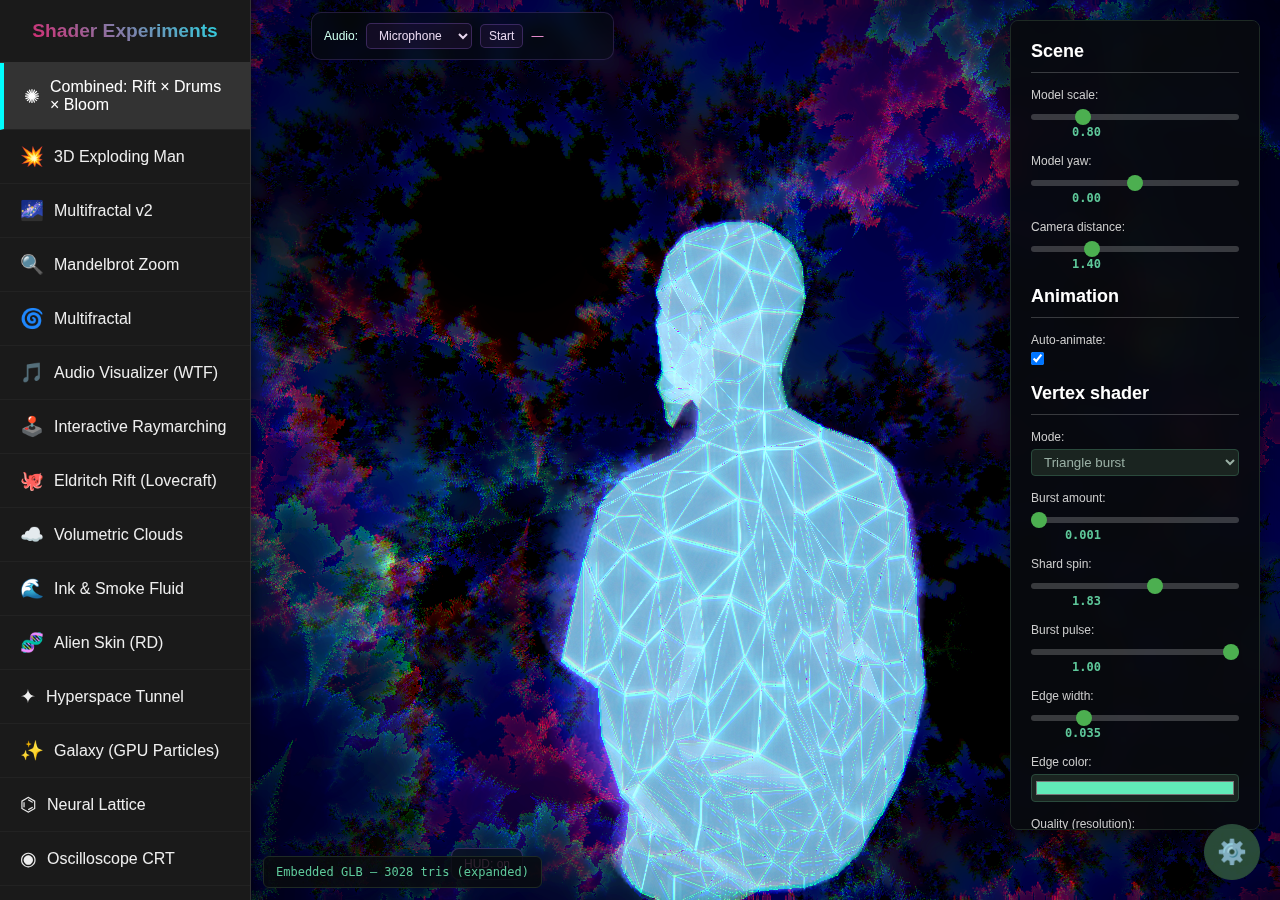
<file: index.html>
<!DOCTYPE html>
<html lang="en">

<head>
    <meta charset="UTF-8">
    <meta name="viewport" content="width=device-width, initial-scale=1.0">
    <title>ShaderToy Experiments Hub</title>
    <style>
        body {
            margin: 0;
            padding: 0;
            background-color: #111;
            color: #eee;
            font-family: 'Segoe UI', Tahoma, Geneva, Verdana, sans-serif;
            display: flex;
            height: 100vh;
            overflow: hidden;
        }

        #sidebar {
            width: 250px;
            background-color: #1a1a1a;
            border-right: 1px solid #333;
            display: flex;
            flex-direction: column;
            box-shadow: 2px 0 10px rgba(0, 0, 0, 0.5);
            z-index: 10;
        }

        #sidebar h2 {
            padding: 20px;
            margin: 0;
            font-size: 1.2rem;
            background: linear-gradient(45deg, #ff0055, #00ffff);
            -webkit-background-clip: text;
            -webkit-text-fill-color: transparent;
            border-bottom: 1px solid #333;
            text-align: center;
        }

        #experiment-list {
            list-style: none;
            padding: 0;
            margin: 0;
            overflow-y: auto;
            flex-grow: 1;
        }

        .experiment-item {
            padding: 15px 20px;
            cursor: pointer;
            border-bottom: 1px solid #222;
            transition: all 0.2s ease;
            display: flex;
            align-items: center;
            gap: 10px;
        }

        .experiment-item:hover {
            background-color: #2a2a2a;
            padding-left: 25px;
        }

        .experiment-item.active {
            background-color: #333;
            border-left: 4px solid #00ffff;
            color: #fff;
        }

        .experiment-icon {
            font-size: 1.2em;
        }

        #content-area {
            flex-grow: 1;
            position: relative;
            background-color: #000;
        }

        iframe {
            width: 100%;
            height: 100%;
            border: none;
            display: block;
        }

        /* Mobile Responsive */
        @media (max-width: 768px) {
            body {
                flex-direction: column;
            }

            #sidebar {
                width: 100%;
                height: 60px;
                flex-direction: row;
                align-items: center;
                overflow-x: auto;
                border-right: none;
                border-bottom: 1px solid #333;
            }

            #sidebar h2 {
                display: none;
                /* Hide title on mobile to save space */
            }

            #experiment-list {
                display: flex;
                flex-direction: row;
            }

            .experiment-item {
                white-space: nowrap;
                border-bottom: none;
                border-right: 1px solid #222;
                padding: 0 15px;
            }

            .experiment-item:hover {
                padding-left: 15px;
                /* Reset hover effect */
                background-color: #2a2a2a;
            }

            .experiment-item.active {
                border-left: none;
                border-bottom: 4px solid #00ffff;
            }
        }
    </style>
</head>

<body>

    <div id="sidebar">
        <h2>Shader Experiments</h2>
        <ul id="experiment-list">
            <!-- List items will be generated by JS -->
        </ul>
    </div>

    <div id="content-area">
        <iframe id="viewer" src="" title="Experiment Viewer"></iframe>
    </div>

    <script>
        const experiments = [
            { name: "Combined: Rift × Drums × Bloom", file: "combined.html", icon: "✺" },
            { name: "3D Exploding Man", file: "3d-exploding-man.html", icon: "💥" },
            { name: "Multifractal v2", file: "multifractal2.html", icon: "🌌" },
            { name: "Mandelbrot Zoom", file: "mandelbrot.html", icon: "🔍" },
            { name: "Multifractal", file: "multifractal.html", icon: "🌀" },
            { name: "Audio Visualizer (WTF)", file: "wtf.html", icon: "🎵" },
            { name: "Interactive Raymarching", file: "raymarching.html", icon: "🕹️" },
            { name: "Eldritch Rift (Lovecraft)", file: "lovecraft.html", icon: "🐙" },
            { name: "Volumetric Clouds", file: "clouds.html", icon: "☁️" },
            { name: "Ink & Smoke Fluid", file: "fluid.html", icon: "🌊" },
            { name: "Alien Skin (RD)", file: "reaction.html", icon: "🧬" },
            { name: "Hyperspace Tunnel", file: "hyperspace.html", icon: "✦" },
            { name: "Galaxy (GPU Particles)", file: "galaxy.html", icon: "✨" },
            { name: "Neural Lattice", file: "neuralnet.html", icon: "⌬" },
            { name: "Oscilloscope CRT", file: "oscilloscope.html", icon: "◉" },
            { name: "Sonic Bloom (Mic)", file: "oscilloscope2.html", icon: "♪" }
        ];

        const listContainer = document.getElementById('experiment-list');
        const viewer = document.getElementById('viewer');

        // Load experiment function
        function loadExperiment(file, element) {
            viewer.src = file;

            // Update active state
            document.querySelectorAll('.experiment-item').forEach(item => {
                item.classList.remove('active');
            });
            if (element) {
                element.classList.add('active');
            }
        }

        // Generate list
        experiments.forEach((exp, index) => {
            const li = document.createElement('li');
            li.className = 'experiment-item';
            li.innerHTML = `<span class="experiment-icon">${exp.icon}</span> ${exp.name}`;

            li.addEventListener('click', () => loadExperiment(exp.file, li));

            listContainer.appendChild(li);

            // Load first experiment by default
            if (index === 0) {
                loadExperiment(exp.file, li);
            }
        });
    </script>
</body>

</html>
</file>
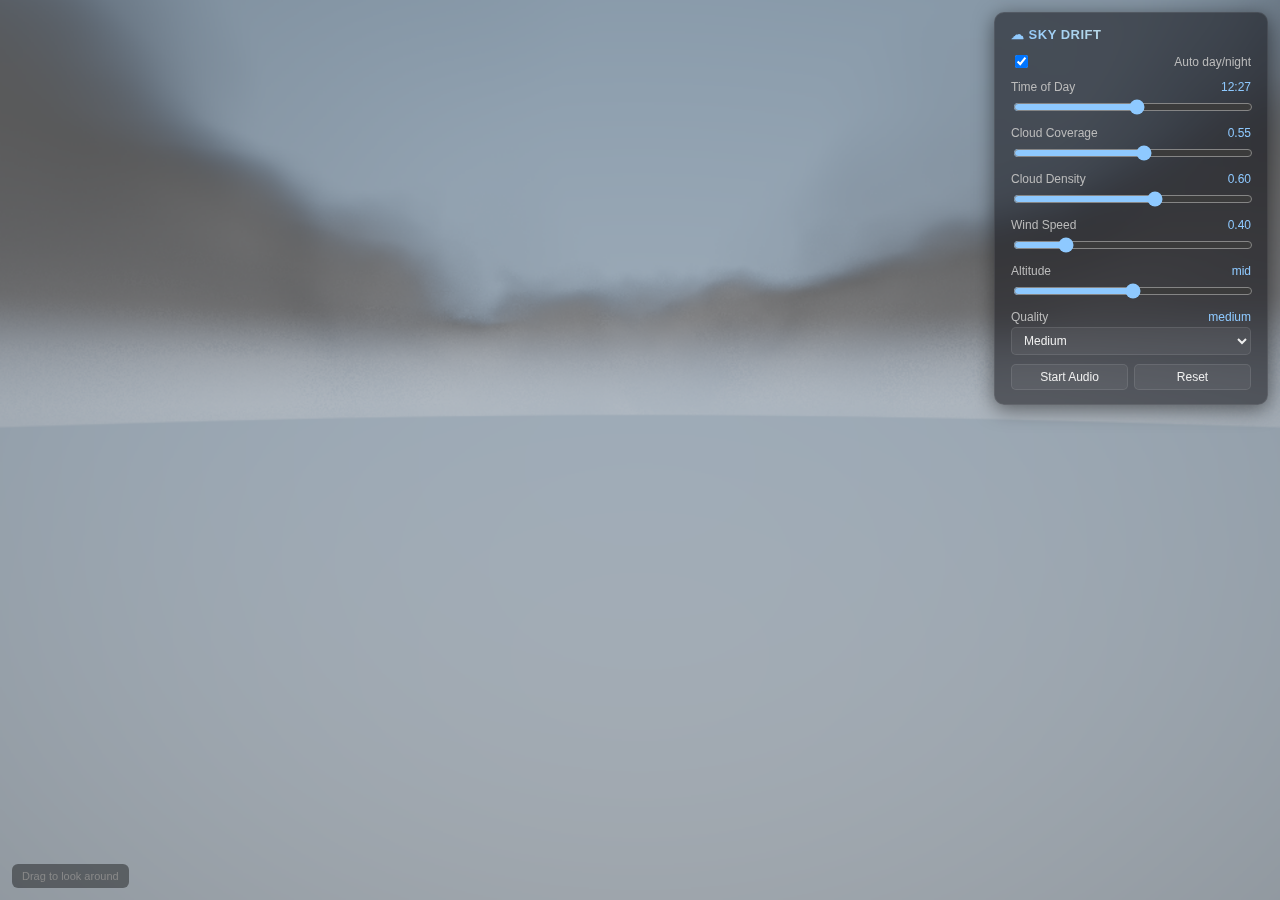
<file: clouds.html>
<!DOCTYPE html>
<html lang="en">

<head>
    <meta charset="UTF-8">
    <meta name="viewport" content="width=device-width, initial-scale=1.0">
    <title>Volumetric Clouds - Sky Drift</title>
    <style>
        html, body {
            margin: 0;
            padding: 0;
            width: 100%;
            height: 100%;
            overflow: hidden;
            background: #000;
            color: #ddd;
            font-family: 'Segoe UI', Tahoma, Geneva, Verdana, sans-serif;
        }

        canvas {
            display: block;
            width: 100%;
            height: 100%;
        }

        #panel {
            position: absolute;
            top: 12px;
            right: 12px;
            width: 240px;
            padding: 14px 16px;
            background: rgba(15, 15, 20, 0.55);
            backdrop-filter: blur(8px);
            -webkit-backdrop-filter: blur(8px);
            border: 1px solid rgba(255, 255, 255, 0.08);
            border-radius: 10px;
            box-shadow: 0 4px 20px rgba(0, 0, 0, 0.5);
            font-size: 12px;
            z-index: 10;
            user-select: none;
        }

        #panel h3 {
            margin: 0 0 10px 0;
            font-size: 13px;
            font-weight: 600;
            letter-spacing: 0.5px;
            background: linear-gradient(90deg, #8ec9ff, #fff4c2);
            -webkit-background-clip: text;
            -webkit-text-fill-color: transparent;
        }

        .row {
            display: flex;
            flex-direction: column;
            gap: 3px;
            margin-bottom: 9px;
        }

        .row label {
            display: flex;
            justify-content: space-between;
            color: #bbb;
        }

        .row label span {
            color: #8ec9ff;
            font-variant-numeric: tabular-nums;
        }

        input[type=range] {
            width: 100%;
            accent-color: #8ec9ff;
        }

        select, button {
            width: 100%;
            padding: 5px 8px;
            background: rgba(255, 255, 255, 0.05);
            border: 1px solid rgba(255, 255, 255, 0.1);
            border-radius: 5px;
            color: #eee;
            font-size: 12px;
            cursor: pointer;
        }

        button:hover, select:hover {
            background: rgba(255, 255, 255, 0.1);
        }

        .btn-row {
            display: flex;
            gap: 6px;
            margin-top: 6px;
        }

        .toggle {
            display: flex;
            align-items: center;
            gap: 6px;
            cursor: pointer;
        }

        #hint {
            position: absolute;
            left: 12px;
            bottom: 12px;
            font-size: 11px;
            color: #888;
            background: rgba(0, 0, 0, 0.4);
            padding: 6px 10px;
            border-radius: 6px;
            z-index: 10;
        }
    </style>
</head>

<body>
    <canvas id="c"></canvas>

    <div id="panel">
        <h3>☁ SKY DRIFT</h3>

        <div class="row">
            <label class="toggle">
                <input type="checkbox" id="autoTime" checked> Auto day/night
            </label>
        </div>

        <div class="row">
            <label>Time of Day <span id="vTime">12:00</span></label>
            <input type="range" id="time" min="0" max="24" step="0.01" value="10">
        </div>

        <div class="row">
            <label>Cloud Coverage <span id="vCov">0.55</span></label>
            <input type="range" id="cov" min="0" max="1" step="0.01" value="0.55">
        </div>

        <div class="row">
            <label>Cloud Density <span id="vDen">0.60</span></label>
            <input type="range" id="den" min="0" max="1" step="0.01" value="0.60">
        </div>

        <div class="row">
            <label>Wind Speed <span id="vWind">0.40</span></label>
            <input type="range" id="wind" min="0" max="2" step="0.01" value="0.40">
        </div>

        <div class="row">
            <label>Altitude <span id="vAlt">mid</span></label>
            <input type="range" id="alt" min="0" max="2" step="1" value="1">
        </div>

        <div class="row">
            <label>Quality <span id="vQ">medium</span></label>
            <select id="q">
                <option value="low">Low</option>
                <option value="medium" selected>Medium</option>
                <option value="high">High</option>
            </select>
        </div>

        <div class="btn-row">
            <button id="audioBtn">Start Audio</button>
            <button id="resetBtn">Reset</button>
        </div>
    </div>

    <div id="hint">Drag to look around</div>

    <!-- Vertex shader: full-screen quad -->
    <script type="x-shader/x-vertex" id="vs">
attribute vec2 a_pos;
varying vec2 v_uv;
void main() {
    v_uv = a_pos * 0.5 + 0.5;
    gl_Position = vec4(a_pos, 0.0, 1.0);
}
</script>

    <!-- Fragment shader: volumetric clouds + sky -->
    <script type="x-shader/x-fragment" id="fs">
precision highp float;

varying vec2 v_uv;

uniform vec2  u_res;
uniform float u_time;
uniform float u_timeOfDay;   // 0..24
uniform float u_coverage;    // 0..1
uniform float u_density;     // 0..1
uniform float u_wind;        // 0..2
uniform float u_camY;        // camera altitude in meters
uniform vec2  u_look;        // yaw, pitch
uniform int   u_steps;       // primary march steps
uniform int   u_lightSteps;  // secondary march steps

// ---------- Noise ----------
float hash(vec3 p) {
    p = fract(p * vec3(443.897, 441.423, 437.195));
    p += dot(p, p.yzx + 19.19);
    return fract((p.x + p.y) * p.z);
}

float vnoise(vec3 p) {
    vec3 i = floor(p);
    vec3 f = fract(p);
    f = f * f * (3.0 - 2.0 * f);
    float n000 = hash(i + vec3(0,0,0));
    float n100 = hash(i + vec3(1,0,0));
    float n010 = hash(i + vec3(0,1,0));
    float n110 = hash(i + vec3(1,1,0));
    float n001 = hash(i + vec3(0,0,1));
    float n101 = hash(i + vec3(1,0,1));
    float n011 = hash(i + vec3(0,1,1));
    float n111 = hash(i + vec3(1,1,1));
    float nx00 = mix(n000, n100, f.x);
    float nx10 = mix(n010, n110, f.x);
    float nx01 = mix(n001, n101, f.x);
    float nx11 = mix(n011, n111, f.x);
    float nxy0 = mix(nx00, nx10, f.y);
    float nxy1 = mix(nx01, nx11, f.y);
    return mix(nxy0, nxy1, f.z);
}

float fbm(vec3 p) {
    float v = 0.0;
    float a = 0.5;
    for (int i = 0; i < 5; i++) {
        v += a * vnoise(p);
        p = p * 2.02 + vec3(17.1, 5.3, 9.7);
        a *= 0.5;
    }
    return v;
}

// Cheaper 3-octave fbm for detail erosion
float fbm3(vec3 p) {
    float v = 0.0;
    float a = 0.5;
    for (int i = 0; i < 3; i++) {
        v += a * vnoise(p);
        p = p * 2.1 + vec3(3.7, 9.3, 1.1);
        a *= 0.5;
    }
    return v;
}

// ---------- Cloud layer ----------
const float CLOUD_BASE = 800.0;
const float CLOUD_TOP  = 2200.0;

// Smooth altitude falloff — anvil-shaped coverage
float heightFactor(float h) {
    float n = clamp((h - CLOUD_BASE) / (CLOUD_TOP - CLOUD_BASE), 0.0, 1.0);
    // Bottom rounded, top flattened
    float bottom = smoothstep(0.0, 0.15, n);
    float top    = 1.0 - smoothstep(0.65, 1.0, n);
    return bottom * top;
}

float cloudDensity(vec3 p) {
    float h = p.y;
    float hf = heightFactor(h);
    if (hf <= 0.0) return 0.0;

    vec3 wind = vec3(u_time * u_wind * 8.0, 0.0, u_time * u_wind * 3.0);

    // Base shape
    float base = fbm((p + wind) * 0.0006);
    // Bias by coverage
    base = base - (1.0 - u_coverage) * 0.6;
    base *= hf;
    if (base <= 0.0) return 0.0;

    // Detail erosion
    float detail = fbm3((p + wind * 1.3) * 0.004);
    float d = base - detail * 0.25 * (1.0 - hf * 0.5);
    return max(d, 0.0) * u_density * 2.2;
}

// ---------- Sun ----------
vec3 sunDirFromTime(float t) {
    // t in 0..24; sun arcs east->up->west
    float a = (t / 24.0) * 6.2831853 - 1.5707963;
    // Tilt slightly (latitude)
    float y = sin(a);
    float x = cos(a);
    return normalize(vec3(x, y, 0.15));
}

// ---------- Sky ----------
vec3 skyColor(vec3 rd, vec3 sunDir) {
    float sunH = clamp(sunDir.y, -0.2, 1.0);
    float day  = smoothstep(-0.05, 0.25, sunH);
    float dusk = smoothstep(-0.2, 0.15, sunH) * (1.0 - smoothstep(0.05, 0.4, sunH));

    vec3 dayZenith   = vec3(0.30, 0.55, 0.90);
    vec3 dayHorizon  = vec3(0.75, 0.85, 0.95);
    vec3 duskZenith  = vec3(0.15, 0.12, 0.35);
    vec3 duskHorizon = vec3(0.95, 0.45, 0.25);
    vec3 nightZenith = vec3(0.01, 0.015, 0.04);
    vec3 nightHorizon= vec3(0.05, 0.06, 0.12);

    float t = clamp(rd.y * 0.5 + 0.5, 0.0, 1.0);

    vec3 dayC   = mix(dayHorizon, dayZenith, t);
    vec3 duskC  = mix(duskHorizon, duskZenith, t);
    vec3 nightC = mix(nightHorizon, nightZenith, t);

    vec3 col = mix(nightC, duskC, dusk);
    col = mix(col, dayC, day);

    // Sun disc
    float sd = max(dot(rd, sunDir), 0.0);
    float sunDisc = pow(sd, 900.0);
    float sunGlow = pow(sd, 8.0) * 0.25;
    vec3 sunCol = mix(vec3(1.0, 0.6, 0.35), vec3(1.0, 0.95, 0.85), day);
    col += sunCol * (sunDisc * 20.0 + sunGlow) * smoothstep(-0.1, 0.05, sunDir.y);

    // Moon (opposite sun at night)
    vec3 moonDir = -sunDir;
    float md = max(dot(rd, moonDir), 0.0);
    float moonDisc = pow(md, 1500.0);
    float night = 1.0 - day;
    col += vec3(0.8, 0.85, 1.0) * moonDisc * 8.0 * night;

    // Stars (only at night, only above horizon)
    if (night > 0.1 && rd.y > 0.0) {
        vec3 sp = rd * 300.0;
        float s = hash(floor(sp));
        float twinkle = 0.5 + 0.5 * sin(u_time * 3.0 + s * 50.0);
        float star = smoothstep(0.997, 1.0, s) * twinkle;
        col += vec3(star) * night * rd.y;
    }

    return col;
}

// ---------- Lighting ----------
// Henyey-Greenstein phase
float hg(float mu, float g) {
    float g2 = g * g;
    return (1.0 - g2) / (12.5663706 * pow(1.0 + g2 - 2.0 * g * mu, 1.5));
}

// Short secondary march toward sun
float lightMarch(vec3 p, vec3 sunDir) {
    float tau = 0.0;
    float t = 0.0;
    float stepLen = 120.0;
    for (int i = 0; i < 8; i++) {
        if (i >= u_lightSteps) break;
        vec3 sp = p + sunDir * (t + stepLen * 0.5);
        tau += cloudDensity(sp) * stepLen;
        t += stepLen;
        stepLen *= 1.5;
    }
    return exp(-tau * 0.02);
}

// ---------- Primary march ----------
vec4 marchClouds(vec3 ro, vec3 rd, vec3 sunDir, float jitter) {
    // Find cloud slab intersection
    float tEnter, tExit;
    if (abs(rd.y) < 1e-4) {
        if (ro.y > CLOUD_BASE && ro.y < CLOUD_TOP) {
            tEnter = 0.0;
            tExit = 8000.0;
        } else {
            return vec4(0.0, 0.0, 0.0, 0.0);
        }
    } else {
        float t1 = (CLOUD_BASE - ro.y) / rd.y;
        float t2 = (CLOUD_TOP  - ro.y) / rd.y;
        tEnter = min(t1, t2);
        tExit  = max(t1, t2);
        if (tExit < 0.0) return vec4(0.0);
        tEnter = max(tEnter, 0.0);
        tExit  = min(tExit, 25000.0);
    }

    float span = tExit - tEnter;
    if (span <= 0.0) return vec4(0.0);

    float steps = float(u_steps);
    float stepLen = span / steps;

    vec3 sumCol = vec3(0.0);
    float trans = 1.0;

    float mu = dot(rd, sunDir);
    float phase = mix(hg(mu, 0.25), hg(mu, 0.75), 0.5);

    float t = tEnter + stepLen * jitter;

    for (int i = 0; i < 128; i++) {
        if (i >= u_steps) break;
        if (trans < 0.01) break;

        vec3 p = ro + rd * t;
        float d = cloudDensity(p);

        if (d > 0.001) {
            float light = lightMarch(p, sunDir);

            // Ambient: sky from above, ground tint from below
            float h = clamp((p.y - CLOUD_BASE) / (CLOUD_TOP - CLOUD_BASE), 0.0, 1.0);
            vec3 ambTop    = vec3(0.75, 0.82, 1.0);
            vec3 ambBottom = vec3(0.35, 0.38, 0.45);
            vec3 amb = mix(ambBottom, ambTop, h);

            vec3 sunColor = mix(vec3(1.0, 0.55, 0.3),
                                vec3(1.0, 0.95, 0.85),
                                smoothstep(0.0, 0.3, sunDir.y));
            sunColor *= smoothstep(-0.15, 0.1, sunDir.y);

            // Powder term — darkens edges facing light
            float powder = 1.0 - exp(-d * stepLen * 0.08);

            vec3 scatter = sunColor * light * phase * 6.0 + amb * 0.25;
            scatter *= powder;

            float absorb = exp(-d * stepLen * 0.03);
            sumCol += trans * (1.0 - absorb) * scatter;
            trans  *= absorb;
        }

        t += stepLen;
        if (t > tExit) break;
    }

    return vec4(sumCol, 1.0 - trans);
}

// ---------- Camera ----------
mat3 lookMat(vec2 look) {
    float cy = cos(look.x), sy = sin(look.x);
    float cp = cos(look.y), sp = sin(look.y);
    // yaw then pitch
    mat3 yaw = mat3(cy, 0, -sy, 0, 1, 0, sy, 0, cy);
    mat3 pitch = mat3(1, 0, 0, 0, cp, sp, 0, -sp, cp);
    return yaw * pitch;
}

void main() {
    vec2 uv = (gl_FragCoord.xy / u_res.xy) * 2.0 - 1.0;
    uv.x *= u_res.x / u_res.y;

    vec3 ro = vec3(0.0, u_camY, 0.0);
    vec3 rdLocal = normalize(vec3(uv, 1.5));
    mat3 cam = lookMat(u_look);
    vec3 rd = cam * rdLocal;

    vec3 sunDir = sunDirFromTime(u_timeOfDay);

    // Sky
    vec3 sky = skyColor(rd, sunDir);

    // Jitter for banding reduction
    float jitter = hash(vec3(gl_FragCoord.xy, u_time));

    // Clouds (only sample if we're looking toward the slab region)
    vec4 cloud = vec4(0.0);
    if (rd.y > -0.2) {
        cloud = marchClouds(ro, rd, sunDir, jitter);
    }

    // Fog toward horizon for clouds
    float horizonFade = smoothstep(-0.05, 0.1, rd.y);
    cloud.a *= horizonFade;

    vec3 col = mix(sky, cloud.rgb / max(cloud.a, 0.001), cloud.a);

    // Tonemap (Reinhard-ish)
    col = col / (1.0 + col);
    // Gamma
    col = pow(col, vec3(1.0 / 2.2));

    // Subtle vignette
    vec2 q = gl_FragCoord.xy / u_res.xy;
    float vig = 1.0 - 0.25 * dot(q - 0.5, q - 0.5);
    col *= vig;

    gl_FragColor = vec4(col, 1.0);
}
</script>

    <script>
        // ---------- WebGL boilerplate ----------
        const canvas = document.getElementById('c');
        const gl = canvas.getContext('webgl', { antialias: false, powerPreference: 'high-performance' });
        if (!gl) {
            document.body.innerHTML = '<p style="color:#f88;padding:20px">WebGL not supported.</p>';
            throw new Error('no webgl');
        }

        function compile(type, src) {
            const s = gl.createShader(type);
            gl.shaderSource(s, src);
            gl.compileShader(s);
            if (!gl.getShaderParameter(s, gl.COMPILE_STATUS)) {
                console.error(gl.getShaderInfoLog(s));
                throw new Error('shader compile');
            }
            return s;
        }

        const vs = compile(gl.VERTEX_SHADER,   document.getElementById('vs').text);
        const fs = compile(gl.FRAGMENT_SHADER, document.getElementById('fs').text);
        const prog = gl.createProgram();
        gl.attachShader(prog, vs);
        gl.attachShader(prog, fs);
        gl.linkProgram(prog);
        if (!gl.getProgramParameter(prog, gl.LINK_STATUS)) {
            console.error(gl.getProgramInfoLog(prog));
            throw new Error('link');
        }
        gl.useProgram(prog);

        const buf = gl.createBuffer();
        gl.bindBuffer(gl.ARRAY_BUFFER, buf);
        gl.bufferData(gl.ARRAY_BUFFER, new Float32Array([
            -1,-1, 1,-1, -1,1,  -1,1, 1,-1, 1,1
        ]), gl.STATIC_DRAW);
        const aPos = gl.getAttribLocation(prog, 'a_pos');
        gl.enableVertexAttribArray(aPos);
        gl.vertexAttribPointer(aPos, 2, gl.FLOAT, false, 0, 0);

        const uRes        = gl.getUniformLocation(prog, 'u_res');
        const uTime       = gl.getUniformLocation(prog, 'u_time');
        const uTimeOfDay  = gl.getUniformLocation(prog, 'u_timeOfDay');
        const uCoverage   = gl.getUniformLocation(prog, 'u_coverage');
        const uDensity    = gl.getUniformLocation(prog, 'u_density');
        const uWind       = gl.getUniformLocation(prog, 'u_wind');
        const uCamY       = gl.getUniformLocation(prog, 'u_camY');
        const uLook       = gl.getUniformLocation(prog, 'u_look');
        const uSteps      = gl.getUniformLocation(prog, 'u_steps');
        const uLightSteps = gl.getUniformLocation(prog, 'u_lightSteps');

        // ---------- State ----------
        const state = {
            time: 10.0,          // time of day hours
            autoTime: true,
            coverage: 0.55,
            density: 0.60,
            wind: 0.40,
            altIdx: 1,           // 0=below, 1=mid, 2=above
            quality: 'medium',
            look: [0.0, 0.1],
            resScale: 0.75,
            steps: 48,
            lightSteps: 5,
        };

        const isMobile = /Mobi|Android/i.test(navigator.userAgent) || window.innerWidth < 700;

        function applyQuality(q) {
            state.quality = q;
            if (q === 'low')    { state.steps = 28; state.lightSteps = 3; state.resScale = isMobile ? 0.4 : 0.55; }
            if (q === 'medium') { state.steps = 48; state.lightSteps = 5; state.resScale = isMobile ? 0.55 : 0.75; }
            if (q === 'high')   { state.steps = 80; state.lightSteps = 7; state.resScale = isMobile ? 0.7 : 1.0; }
        }
        applyQuality(isMobile ? 'low' : 'medium');

        function altitudeMeters(idx) {
            if (idx === 0) return 400.0;   // below
            if (idx === 1) return 1500.0;  // mid
            return 2600.0;                 // above
        }

        // ---------- UI ----------
        const el = id => document.getElementById(id);
        const timeSlider = el('time');
        const covSlider = el('cov');
        const denSlider = el('den');
        const windSlider = el('wind');
        const altSlider = el('alt');
        const qSelect = el('q');
        const autoTimeCb = el('autoTime');

        function fmtTime(h) {
            const hh = Math.floor(h) % 24;
            const mm = Math.floor((h - Math.floor(h)) * 60);
            return String(hh).padStart(2,'0') + ':' + String(mm).padStart(2,'0');
        }

        function syncUI() {
            el('vTime').textContent = fmtTime(state.time);
            el('vCov').textContent  = state.coverage.toFixed(2);
            el('vDen').textContent  = state.density.toFixed(2);
            el('vWind').textContent = state.wind.toFixed(2);
            el('vAlt').textContent  = ['below','mid','above'][state.altIdx];
            el('vQ').textContent    = state.quality;
            timeSlider.value = state.time;
            covSlider.value  = state.coverage;
            denSlider.value  = state.density;
            windSlider.value = state.wind;
            altSlider.value  = state.altIdx;
            qSelect.value    = state.quality;
            autoTimeCb.checked = state.autoTime;
        }

        timeSlider.oninput = () => { state.time = parseFloat(timeSlider.value); state.autoTime = false; autoTimeCb.checked = false; syncUI(); };
        covSlider.oninput  = () => { state.coverage = parseFloat(covSlider.value); syncUI(); };
        denSlider.oninput  = () => { state.density = parseFloat(denSlider.value); syncUI(); };
        windSlider.oninput = () => { state.wind = parseFloat(windSlider.value); syncUI(); };
        altSlider.oninput  = () => { state.altIdx = parseInt(altSlider.value); syncUI(); };
        qSelect.onchange   = () => { applyQuality(qSelect.value); syncUI(); resize(); };
        autoTimeCb.onchange = () => { state.autoTime = autoTimeCb.checked; };

        el('resetBtn').onclick = () => {
            state.time = 10.0;
            state.autoTime = true;
            state.coverage = 0.55;
            state.density = 0.60;
            state.wind = 0.40;
            state.altIdx = 1;
            state.look = [0.0, 0.1];
            applyQuality(isMobile ? 'low' : 'medium');
            syncUI();
            resize();
        };

        // ---------- Mouse/touch look ----------
        let dragging = false, lastX = 0, lastY = 0;
        canvas.addEventListener('mousedown', e => { dragging = true; lastX = e.clientX; lastY = e.clientY; });
        window.addEventListener('mouseup', () => dragging = false);
        window.addEventListener('mousemove', e => {
            if (!dragging) return;
            const dx = e.clientX - lastX, dy = e.clientY - lastY;
            lastX = e.clientX; lastY = e.clientY;
            state.look[0] -= dx * 0.003;
            state.look[1] = Math.max(-1.3, Math.min(1.3, state.look[1] + dy * 0.003));
        });
        canvas.addEventListener('touchstart', e => {
            if (e.touches.length === 1) {
                dragging = true;
                lastX = e.touches[0].clientX;
                lastY = e.touches[0].clientY;
            }
        }, { passive: true });
        canvas.addEventListener('touchmove', e => {
            if (!dragging || e.touches.length !== 1) return;
            const dx = e.touches[0].clientX - lastX, dy = e.touches[0].clientY - lastY;
            lastX = e.touches[0].clientX; lastY = e.touches[0].clientY;
            state.look[0] -= dx * 0.003;
            state.look[1] = Math.max(-1.3, Math.min(1.3, state.look[1] + dy * 0.003));
        }, { passive: true });
        canvas.addEventListener('touchend', () => dragging = false);

        // ---------- Resize ----------
        function resize() {
            const w = Math.max(1, Math.floor(window.innerWidth  * state.resScale));
            const h = Math.max(1, Math.floor(window.innerHeight * state.resScale));
            if (canvas.width !== w || canvas.height !== h) {
                canvas.width = w;
                canvas.height = h;
                gl.viewport(0, 0, w, h);
            }
        }
        window.addEventListener('resize', resize);

        // ---------- Ambient audio ----------
        let audioCtx = null, audioStarted = false, audioNodes = null;

        function startAudio() {
            if (audioStarted) {
                audioCtx.resume();
                return;
            }
            audioCtx = new (window.AudioContext || window.webkitAudioContext)();
            const master = audioCtx.createGain();
            master.gain.value = 0.18;
            master.connect(audioCtx.destination);

            // Pad: 3 detuned saws -> lowpass -> master
            const padGain = audioCtx.createGain();
            padGain.gain.value = 0.6;
            const lpf = audioCtx.createBiquadFilter();
            lpf.type = 'lowpass';
            lpf.frequency.value = 600;
            lpf.Q.value = 2;

            const baseFreq = 110; // A2
            const osc1 = audioCtx.createOscillator(); osc1.type = 'sawtooth'; osc1.frequency.value = baseFreq;
            const osc2 = audioCtx.createOscillator(); osc2.type = 'sawtooth'; osc2.frequency.value = baseFreq * 1.005;
            const osc3 = audioCtx.createOscillator(); osc3.type = 'sawtooth'; osc3.frequency.value = baseFreq * 0.75 * 1.003; // perfect fifth down
            osc1.connect(padGain); osc2.connect(padGain); osc3.connect(padGain);
            padGain.connect(lpf);
            lpf.connect(master);

            // Filter LFO
            const lfo = audioCtx.createOscillator(); lfo.frequency.value = 0.07;
            const lfoGain = audioCtx.createGain(); lfoGain.gain.value = 400;
            lfo.connect(lfoGain); lfoGain.connect(lpf.frequency);

            // Wind noise
            const bufSize = 2 * audioCtx.sampleRate;
            const noiseBuf = audioCtx.createBuffer(1, bufSize, audioCtx.sampleRate);
            const nd = noiseBuf.getChannelData(0);
            for (let i = 0; i < bufSize; i++) nd[i] = Math.random() * 2 - 1;
            const noise = audioCtx.createBufferSource();
            noise.buffer = noiseBuf; noise.loop = true;
            const bpf = audioCtx.createBiquadFilter();
            bpf.type = 'bandpass'; bpf.frequency.value = 700; bpf.Q.value = 0.8;
            const noiseGain = audioCtx.createGain(); noiseGain.gain.value = 0.05;
            noise.connect(bpf); bpf.connect(noiseGain); noiseGain.connect(master);

            osc1.start(); osc2.start(); osc3.start(); lfo.start(); noise.start();

            audioNodes = { master, lpf, padGain, osc1, osc2, osc3, noiseGain, bpf };
            audioStarted = true;
        }

        el('audioBtn').onclick = () => {
            if (!audioStarted) {
                startAudio();
                el('audioBtn').textContent = 'Stop Audio';
            } else {
                if (audioCtx.state === 'running') {
                    audioCtx.suspend();
                    el('audioBtn').textContent = 'Resume Audio';
                } else {
                    audioCtx.resume();
                    el('audioBtn').textContent = 'Stop Audio';
                }
            }
        };

        function updateAudioFromSun(sunY) {
            if (!audioStarted || !audioNodes) return;
            // Brighter/more open by day, darker/quieter at night
            const day = Math.max(0, Math.min(1, (sunY + 0.1) / 0.9));
            audioNodes.lpf.frequency.setTargetAtTime(350 + day * 900, audioCtx.currentTime, 0.5);
            audioNodes.master.gain.setTargetAtTime(0.12 + day * 0.1, audioCtx.currentTime, 0.5);
            audioNodes.bpf.frequency.setTargetAtTime(400 + state.wind * 600, audioCtx.currentTime, 0.5);
            audioNodes.noiseGain.gain.setTargetAtTime(0.02 + state.wind * 0.05, audioCtx.currentTime, 0.5);
        }

        // ---------- Main loop ----------
        resize();
        syncUI();
        const t0 = performance.now();
        let lastT = t0;

        function frame(now) {
            const t = (now - t0) * 0.001;
            const dt = (now - lastT) * 0.001;
            lastT = now;

            if (state.autoTime) {
                state.time = (state.time + dt * 0.25) % 24; // full day in ~96s
                el('vTime').textContent = fmtTime(state.time);
                timeSlider.value = state.time;
            }

            const camY = altitudeMeters(state.altIdx);

            // Sun.y for audio mapping
            const a = (state.time / 24.0) * 2 * Math.PI - Math.PI / 2;
            const sunY = Math.sin(a);
            updateAudioFromSun(sunY);

            gl.uniform2f(uRes, canvas.width, canvas.height);
            gl.uniform1f(uTime, t);
            gl.uniform1f(uTimeOfDay, state.time);
            gl.uniform1f(uCoverage, state.coverage);
            gl.uniform1f(uDensity, state.density);
            gl.uniform1f(uWind, state.wind);
            gl.uniform1f(uCamY, camY);
            gl.uniform2f(uLook, state.look[0], state.look[1]);
            gl.uniform1i(uSteps, state.steps);
            gl.uniform1i(uLightSteps, state.lightSteps);

            gl.drawArrays(gl.TRIANGLES, 0, 6);
            requestAnimationFrame(frame);
        }
        requestAnimationFrame(frame);
    </script>
</body>

</html>
</file>
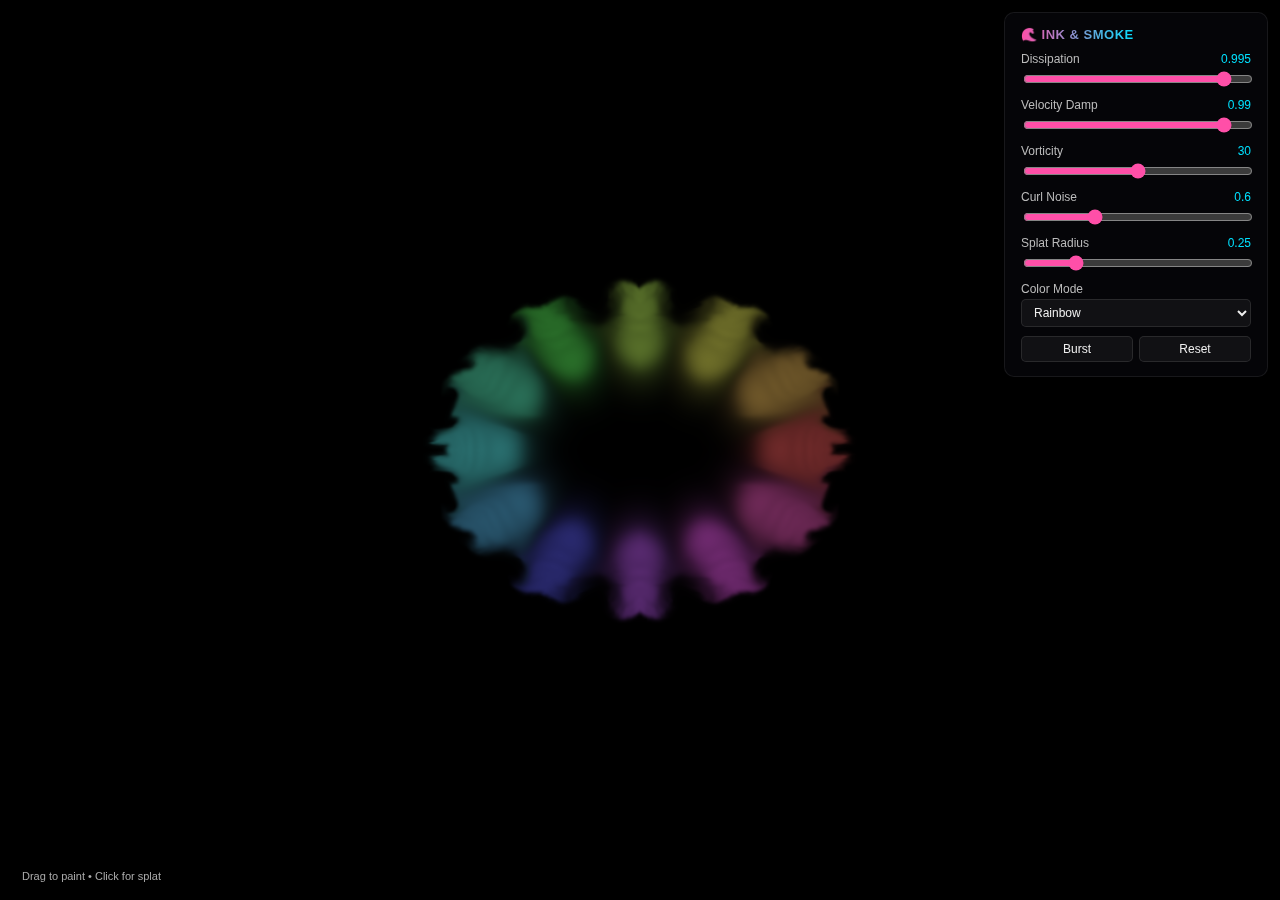
<file: fluid.html>
<!DOCTYPE html>
<html lang="en">

<head>
    <meta charset="UTF-8">
    <meta name="viewport" content="width=device-width, initial-scale=1.0">
    <title>GPU Fluid — Ink &amp; Smoke</title>
    <style>
        html, body { margin:0; padding:0; width:100%; height:100%; overflow:hidden; background:#000; color:#ddd; font-family:'Segoe UI', Tahoma, sans-serif; }
        canvas { display:block; width:100%; height:100%; cursor:crosshair; }
        #panel {
            position:absolute; top:12px; right:12px; width:230px;
            padding:14px 16px; background:rgba(10,10,15,0.55);
            backdrop-filter:blur(8px); -webkit-backdrop-filter:blur(8px);
            border:1px solid rgba(255,255,255,0.08); border-radius:10px;
            box-shadow:0 4px 20px rgba(0,0,0,0.5); font-size:12px; z-index:10; user-select:none;
        }
        #panel h3 { margin:0 0 10px 0; font-size:13px; font-weight:600; letter-spacing:.5px;
            background:linear-gradient(90deg,#ff4fa8,#00e1ff,#ffe34f); -webkit-background-clip:text; -webkit-text-fill-color:transparent; }
        .row { display:flex; flex-direction:column; gap:3px; margin-bottom:9px; }
        .row label { display:flex; justify-content:space-between; color:#bbb; }
        .row label span { color:#00e1ff; font-variant-numeric: tabular-nums; }
        input[type=range] { width:100%; accent-color:#ff4fa8; }
        button, select {
            width:100%; padding:5px 8px; background:rgba(255,255,255,0.05);
            border:1px solid rgba(255,255,255,0.1); border-radius:5px; color:#eee; font-size:12px; cursor:pointer;
        }
        button:hover, select:hover { background:rgba(255,255,255,0.1); }
        .btn-row { display:flex; gap:6px; margin-top:6px; }
        #hint { position:absolute; left:12px; bottom:12px; font-size:11px; color:#aaa;
            background:rgba(0,0,0,0.45); padding:6px 10px; border-radius:6px; z-index:10; }
    </style>
</head>

<body>
    <canvas id="c"></canvas>
    <div id="panel">
        <h3>🌊 INK &amp; SMOKE</h3>
        <div class="row"><label>Dissipation <span id="vDis">0.995</span></label>
            <input type="range" id="dis" min="0.95" max="1.0" step="0.001" value="0.995"></div>
        <div class="row"><label>Velocity Damp <span id="vVel">0.99</span></label>
            <input type="range" id="vel" min="0.9" max="1.0" step="0.001" value="0.99"></div>
        <div class="row"><label>Vorticity <span id="vVor">30</span></label>
            <input type="range" id="vor" min="0" max="60" step="1" value="30"></div>
        <div class="row"><label>Curl Noise <span id="vCur">0.6</span></label>
            <input type="range" id="cur" min="0" max="2" step="0.01" value="0.6"></div>
        <div class="row"><label>Splat Radius <span id="vRad">0.25</span></label>
            <input type="range" id="rad" min="0.05" max="1.0" step="0.01" value="0.25"></div>
        <div class="row"><label>Color Mode <span id="vMode"></span></label>
            <select id="mode">
                <option value="rainbow" selected>Rainbow</option>
                <option value="plasma">Plasma</option>
                <option value="mono">Monochrome</option>
                <option value="fire">Fire</option>
            </select>
        </div>
        <div class="btn-row">
            <button id="burst">Burst</button>
            <button id="reset">Reset</button>
        </div>
    </div>
    <div id="hint">Drag to paint • Click for splat</div>

    <!-- Full screen quad VS -->
    <script type="x-shader/x-vertex" id="vs">
attribute vec2 a_pos;
varying vec2 v_uv;
void main(){ v_uv = a_pos*0.5+0.5; gl_Position = vec4(a_pos,0.0,1.0); }
</script>

    <!-- Advect -->
    <script type="x-shader/x-fragment" id="fsAdvect">
precision highp float;
varying vec2 v_uv;
uniform sampler2D u_vel;
uniform sampler2D u_src;
uniform vec2 u_texel;
uniform float u_dt;
uniform float u_dissipation;
void main(){
    vec2 v = texture2D(u_vel, v_uv).xy;
    vec2 coord = v_uv - v * u_dt * u_texel;
    vec4 result = texture2D(u_src, coord);
    gl_FragColor = result * u_dissipation;
}
</script>

    <!-- Divergence -->
    <script type="x-shader/x-fragment" id="fsDiv">
precision highp float;
varying vec2 v_uv;
uniform sampler2D u_vel;
uniform vec2 u_texel;
void main(){
    float L = texture2D(u_vel, v_uv - vec2(u_texel.x, 0.0)).x;
    float R = texture2D(u_vel, v_uv + vec2(u_texel.x, 0.0)).x;
    float B = texture2D(u_vel, v_uv - vec2(0.0, u_texel.y)).y;
    float T = texture2D(u_vel, v_uv + vec2(0.0, u_texel.y)).y;
    float div = 0.5 * (R - L + T - B);
    gl_FragColor = vec4(div, 0.0, 0.0, 1.0);
}
</script>

    <!-- Curl -->
    <script type="x-shader/x-fragment" id="fsCurl">
precision highp float;
varying vec2 v_uv;
uniform sampler2D u_vel;
uniform vec2 u_texel;
void main(){
    float L = texture2D(u_vel, v_uv - vec2(u_texel.x, 0.0)).y;
    float R = texture2D(u_vel, v_uv + vec2(u_texel.x, 0.0)).y;
    float B = texture2D(u_vel, v_uv - vec2(0.0, u_texel.y)).x;
    float T = texture2D(u_vel, v_uv + vec2(0.0, u_texel.y)).x;
    float c = 0.5 * (R - L - (T - B));
    gl_FragColor = vec4(c, 0.0, 0.0, 1.0);
}
</script>

    <!-- Vorticity confinement -->
    <script type="x-shader/x-fragment" id="fsVort">
precision highp float;
varying vec2 v_uv;
uniform sampler2D u_vel;
uniform sampler2D u_curl;
uniform vec2 u_texel;
uniform float u_strength;
uniform float u_dt;
void main(){
    float L = texture2D(u_curl, v_uv - vec2(u_texel.x, 0.0)).x;
    float R = texture2D(u_curl, v_uv + vec2(u_texel.x, 0.0)).x;
    float B = texture2D(u_curl, v_uv - vec2(0.0, u_texel.y)).x;
    float T = texture2D(u_curl, v_uv + vec2(0.0, u_texel.y)).x;
    float C = texture2D(u_curl, v_uv).x;
    vec2 force = 0.5 * vec2(abs(T) - abs(B), abs(L) - abs(R));
    force /= length(force) + 0.0001;
    force *= u_strength * C;
    force.y *= -1.0;
    vec2 v = texture2D(u_vel, v_uv).xy;
    gl_FragColor = vec4(v + force * u_dt, 0.0, 1.0);
}
</script>

    <!-- Pressure Jacobi -->
    <script type="x-shader/x-fragment" id="fsPress">
precision highp float;
varying vec2 v_uv;
uniform sampler2D u_press;
uniform sampler2D u_div;
uniform vec2 u_texel;
void main(){
    float L = texture2D(u_press, v_uv - vec2(u_texel.x, 0.0)).x;
    float R = texture2D(u_press, v_uv + vec2(u_texel.x, 0.0)).x;
    float B = texture2D(u_press, v_uv - vec2(0.0, u_texel.y)).x;
    float T = texture2D(u_press, v_uv + vec2(0.0, u_texel.y)).x;
    float d = texture2D(u_div, v_uv).x;
    float p = (L + R + B + T - d) * 0.25;
    gl_FragColor = vec4(p, 0.0, 0.0, 1.0);
}
</script>

    <!-- Gradient subtract -->
    <script type="x-shader/x-fragment" id="fsGrad">
precision highp float;
varying vec2 v_uv;
uniform sampler2D u_press;
uniform sampler2D u_vel;
uniform vec2 u_texel;
void main(){
    float L = texture2D(u_press, v_uv - vec2(u_texel.x, 0.0)).x;
    float R = texture2D(u_press, v_uv + vec2(u_texel.x, 0.0)).x;
    float B = texture2D(u_press, v_uv - vec2(0.0, u_texel.y)).x;
    float T = texture2D(u_press, v_uv + vec2(0.0, u_texel.y)).x;
    vec2 v = texture2D(u_vel, v_uv).xy - 0.5 * vec2(R - L, T - B);
    gl_FragColor = vec4(v, 0.0, 1.0);
}
</script>

    <!-- Splat (add gaussian to src, additive) -->
    <script type="x-shader/x-fragment" id="fsSplat">
precision highp float;
varying vec2 v_uv;
uniform sampler2D u_src;
uniform vec2 u_point;
uniform vec3 u_color;
uniform float u_radius;
uniform float u_aspect;
void main(){
    vec2 p = v_uv - u_point;
    p.x *= u_aspect;
    float f = exp(-dot(p, p) / u_radius);
    vec3 base = texture2D(u_src, v_uv).xyz;
    gl_FragColor = vec4(base + u_color * f, 1.0);
}
</script>

    <!-- Curl-noise body force -->
    <script type="x-shader/x-fragment" id="fsCurlForce">
precision highp float;
varying vec2 v_uv;
uniform sampler2D u_vel;
uniform float u_time;
uniform float u_strength;
uniform float u_dt;
float hash(vec2 p){ return fract(sin(dot(p, vec2(127.1,311.7))) * 43758.5453); }
float noise(vec2 p){
    vec2 i = floor(p); vec2 f = fract(p);
    f = f*f*(3.0-2.0*f);
    float a = hash(i);
    float b = hash(i + vec2(1.0,0.0));
    float c = hash(i + vec2(0.0,1.0));
    float d = hash(i + vec2(1.0,1.0));
    return mix(mix(a,b,f.x), mix(c,d,f.x), f.y);
}
float potential(vec2 p){
    float n = 0.0; float a = 0.5;
    for(int i=0;i<4;i++){ n += a*noise(p); p *= 2.03; a *= 0.5; }
    return n;
}
void main(){
    vec2 p = v_uv * 4.0 + vec2(u_time * 0.1, u_time * 0.07);
    float e = 0.01;
    float px1 = potential(p + vec2(e,0.0));
    float px0 = potential(p - vec2(e,0.0));
    float py1 = potential(p + vec2(0.0,e));
    float py0 = potential(p - vec2(0.0,e));
    vec2 curl = vec2((py1-py0)/(2.0*e), -(px1-px0)/(2.0*e));
    vec2 v = texture2D(u_vel, v_uv).xy;
    gl_FragColor = vec4(v + curl * u_strength * u_dt, 0.0, 1.0);
}
</script>

    <!-- Display -->
    <script type="x-shader/x-fragment" id="fsDisplay">
precision highp float;
varying vec2 v_uv;
uniform sampler2D u_dye;
uniform int u_mode;
vec3 plasma(float t){
    return 0.5 + 0.5*cos(6.2831*(vec3(0.0,0.33,0.67)+t));
}
vec3 fire(float t){
    return vec3(pow(t,0.6), pow(max(t-0.1,0.0),1.5), pow(max(t-0.35,0.0),3.0));
}
void main(){
    vec3 d = texture2D(u_dye, v_uv).xyz;
    vec3 col = d;
    if(u_mode == 1){
        float m = length(d);
        col = plasma(m*0.7 + 0.1) * smoothstep(0.0, 0.4, m);
    } else if(u_mode == 2){
        float m = length(d);
        col = vec3(smoothstep(0.0, 1.2, m));
    } else if(u_mode == 3){
        float m = length(d);
        col = fire(m);
    }
    col = col / (1.0 + col);
    col = pow(col, vec3(1.0/2.2));
    // Subtle vignette
    vec2 q = v_uv - 0.5;
    col *= 1.0 - 0.3*dot(q,q);
    gl_FragColor = vec4(col, 1.0);
}
</script>

    <script>
    // ---------- Setup ----------
    const canvas = document.getElementById('c');
    const gl = canvas.getContext('webgl', { alpha:false, antialias:false, depth:false, stencil:false, preserveDrawingBuffer:false });
    if(!gl){ document.body.innerHTML = '<p style="color:#f88;padding:20px">WebGL not supported.</p>'; throw 0; }
    const extHF = gl.getExtension('OES_texture_half_float');
    const extHFL = gl.getExtension('OES_texture_half_float_linear');
    const extFL = gl.getExtension('OES_texture_float');
    const extFLL = gl.getExtension('OES_texture_float_linear');
    // Pick usable internal type
    let TYPE, FILTER;
    if(extHF){
        TYPE = extHF.HALF_FLOAT_OES;
        FILTER = extHFL ? gl.LINEAR : gl.NEAREST;
    } else if(extFL){
        TYPE = gl.FLOAT;
        FILTER = extFLL ? gl.LINEAR : gl.NEAREST;
    } else {
        TYPE = gl.UNSIGNED_BYTE;
        FILTER = gl.LINEAR;
    }

    function compile(type, src){
        const s = gl.createShader(type); gl.shaderSource(s, src); gl.compileShader(s);
        if(!gl.getShaderParameter(s, gl.COMPILE_STATUS)){ console.error(gl.getShaderInfoLog(s), '\n', src); throw new Error('compile'); }
        return s;
    }
    const vsSrc = document.getElementById('vs').text;
    const vs = compile(gl.VERTEX_SHADER, vsSrc);
    function program(fsId){
        const fs = compile(gl.FRAGMENT_SHADER, document.getElementById(fsId).text);
        const p = gl.createProgram(); gl.attachShader(p,vs); gl.attachShader(p,fs); gl.linkProgram(p);
        if(!gl.getProgramParameter(p, gl.LINK_STATUS)){ console.error(gl.getProgramInfoLog(p)); throw new Error('link '+fsId); }
        return p;
    }
    const progAdvect    = program('fsAdvect');
    const progDiv       = program('fsDiv');
    const progCurl      = program('fsCurl');
    const progVort      = program('fsVort');
    const progPress     = program('fsPress');
    const progGrad      = program('fsGrad');
    const progSplat     = program('fsSplat');
    const progCurlForce = program('fsCurlForce');
    const progDisplay   = program('fsDisplay');

    // Quad
    const quadBuf = gl.createBuffer();
    gl.bindBuffer(gl.ARRAY_BUFFER, quadBuf);
    gl.bufferData(gl.ARRAY_BUFFER, new Float32Array([-1,-1, 1,-1, -1,1, -1,1, 1,-1, 1,1]), gl.STATIC_DRAW);
    function bindQuad(prog){
        const loc = gl.getAttribLocation(prog, 'a_pos');
        gl.enableVertexAttribArray(loc);
        gl.vertexAttribPointer(loc, 2, gl.FLOAT, false, 0, 0);
    }

    // FBO creation
    function makeFBO(w, h){
        const tex = gl.createTexture();
        gl.bindTexture(gl.TEXTURE_2D, tex);
        gl.texParameteri(gl.TEXTURE_2D, gl.TEXTURE_MIN_FILTER, FILTER);
        gl.texParameteri(gl.TEXTURE_2D, gl.TEXTURE_MAG_FILTER, FILTER);
        gl.texParameteri(gl.TEXTURE_2D, gl.TEXTURE_WRAP_S, gl.CLAMP_TO_EDGE);
        gl.texParameteri(gl.TEXTURE_2D, gl.TEXTURE_WRAP_T, gl.CLAMP_TO_EDGE);
        gl.texImage2D(gl.TEXTURE_2D, 0, gl.RGBA, w, h, 0, gl.RGBA, TYPE, null);
        const fbo = gl.createFramebuffer();
        gl.bindFramebuffer(gl.FRAMEBUFFER, fbo);
        gl.framebufferTexture2D(gl.FRAMEBUFFER, gl.COLOR_ATTACHMENT0, gl.TEXTURE_2D, tex, 0);
        gl.viewport(0,0,w,h);
        gl.clearColor(0,0,0,1); gl.clear(gl.COLOR_BUFFER_BIT);
        return { tex, fbo, w, h, texel:[1/w, 1/h] };
    }
    function makeDouble(w,h){ return { a: makeFBO(w,h), b: makeFBO(w,h), swap(){ const t=this.a; this.a=this.b; this.b=t; } }; }

    // Sizes
    const isMobile = /Mobi|Android/i.test(navigator.userAgent) || window.innerWidth < 700;
    const SIM_SCALE = isMobile ? 0.25 : 0.45;
    const DYE_SCALE = isMobile ? 0.5  : 0.85;

    let simW, simH, dyeW, dyeH;
    let velocity, dye, pressure, divergence, curl;

    function allocFBOs(){
        simW = Math.max(64, Math.floor(window.innerWidth  * SIM_SCALE));
        simH = Math.max(64, Math.floor(window.innerHeight * SIM_SCALE));
        dyeW = Math.max(64, Math.floor(window.innerWidth  * DYE_SCALE));
        dyeH = Math.max(64, Math.floor(window.innerHeight * DYE_SCALE));
        velocity   = makeDouble(simW, simH);
        dye        = makeDouble(dyeW, dyeH);
        pressure   = makeDouble(simW, simH);
        divergence = makeFBO(simW, simH);
        curl       = makeFBO(simW, simH);
    }

    function resize(){
        canvas.width  = Math.floor(window.innerWidth  * (isMobile ? 0.7 : 1.0));
        canvas.height = Math.floor(window.innerHeight * (isMobile ? 0.7 : 1.0));
    }
    resize();
    allocFBOs();
    window.addEventListener('resize', () => { resize(); allocFBOs(); });

    function bindFBO(target){
        gl.bindFramebuffer(gl.FRAMEBUFFER, target ? target.fbo : null);
        gl.viewport(0, 0, target ? target.w : canvas.width, target ? target.h : canvas.height);
    }
    function drawQuad(){ gl.drawArrays(gl.TRIANGLES, 0, 6); }
    function useProg(p){ gl.useProgram(p); bindQuad(p); }

    function bindTex(unit, tex){
        gl.activeTexture(gl.TEXTURE0 + unit);
        gl.bindTexture(gl.TEXTURE_2D, tex);
    }

    // ---------- State ----------
    const state = {
        dissipation: 0.995,
        velDamp: 0.99,
        vorticity: 30,
        curlForce: 0.6,
        radius: 0.25,
        mode: 0, // 0 rainbow, 1 plasma, 2 mono, 3 fire
        pressureIters: isMobile ? 14 : 22
    };

    // UI
    const el = id => document.getElementById(id);
    el('dis').oninput = e => { state.dissipation = parseFloat(e.target.value); el('vDis').textContent = state.dissipation.toFixed(3); };
    el('vel').oninput = e => { state.velDamp = parseFloat(e.target.value); el('vVel').textContent = state.velDamp.toFixed(3); };
    el('vor').oninput = e => { state.vorticity = parseFloat(e.target.value); el('vVor').textContent = state.vorticity.toFixed(0); };
    el('cur').oninput = e => { state.curlForce = parseFloat(e.target.value); el('vCur').textContent = state.curlForce.toFixed(2); };
    el('rad').oninput = e => { state.radius = parseFloat(e.target.value); el('vRad').textContent = state.radius.toFixed(2); };
    el('mode').onchange = e => {
        const m = e.target.value;
        state.mode = { rainbow:0, plasma:1, mono:2, fire:3 }[m];
    };
    el('reset').onclick = () => { allocFBOs(); };
    el('burst').onclick = () => burst();

    // ---------- Pointer ----------
    const pointers = [{ id:-1, x:0, y:0, dx:0, dy:0, down:false, color:[0,0,0] }];
    function hsvToRgb(h,s,v){
        const i = Math.floor(h*6);
        const f = h*6 - i;
        const p = v*(1-s), q = v*(1-f*s), t = v*(1-(1-f)*s);
        switch(i%6){
            case 0: return [v,t,p]; case 1: return [q,v,p]; case 2: return [p,v,t];
            case 3: return [p,q,v]; case 4: return [t,p,v]; case 5: return [v,p,q];
        }
    }
    function freshColor(){ return hsvToRgb(Math.random(), 0.9, 0.85).map(c => c*0.15); }

    canvas.addEventListener('mousedown', e => {
        pointers[0].down = true;
        pointers[0].color = freshColor();
        updatePointer(e.clientX, e.clientY, true);
    });
    window.addEventListener('mouseup', () => { pointers[0].down = false; });
    window.addEventListener('mousemove', e => {
        if(pointers[0].down) updatePointer(e.clientX, e.clientY, false);
    });
    canvas.addEventListener('touchstart', e => {
        for(const t of e.changedTouches){
            const p = { id:t.identifier, x:0, y:0, dx:0, dy:0, down:true, color:freshColor() };
            pointers.push(p);
            setPointer(p, t.clientX, t.clientY, true);
        }
    }, { passive:true });
    canvas.addEventListener('touchmove', e => {
        for(const t of e.changedTouches){
            const p = pointers.find(p => p.id === t.identifier);
            if(p) setPointer(p, t.clientX, t.clientY, false);
        }
    }, { passive:true });
    canvas.addEventListener('touchend', e => {
        for(const t of e.changedTouches){
            const idx = pointers.findIndex(p => p.id === t.identifier);
            if(idx > 0) pointers.splice(idx, 1);
        }
    });

    function setPointer(p, cx, cy, first){
        const rect = canvas.getBoundingClientRect();
        const x = (cx - rect.left) / rect.width;
        const y = 1.0 - (cy - rect.top) / rect.height;
        if(first){ p.dx = 0; p.dy = 0; } else { p.dx = x - p.x; p.dy = y - p.y; }
        p.x = x; p.y = y;
    }
    function updatePointer(cx, cy, first){ setPointer(pointers[0], cx, cy, first); }

    function splat(x, y, dx, dy, color){
        // splat into velocity
        useProg(progSplat);
        bindFBO(velocity.b);
        bindTex(0, velocity.a.tex); gl.uniform1i(gl.getUniformLocation(progSplat,'u_src'), 0);
        gl.uniform2f(gl.getUniformLocation(progSplat,'u_point'), x, y);
        gl.uniform3f(gl.getUniformLocation(progSplat,'u_color'), dx*1500.0, dy*1500.0, 0.0);
        gl.uniform1f(gl.getUniformLocation(progSplat,'u_radius'), state.radius * 0.0005 + 0.0003);
        gl.uniform1f(gl.getUniformLocation(progSplat,'u_aspect'), canvas.width / canvas.height);
        drawQuad(); velocity.swap();

        // splat into dye
        bindFBO(dye.b);
        bindTex(0, dye.a.tex); gl.uniform1i(gl.getUniformLocation(progSplat,'u_src'), 0);
        gl.uniform2f(gl.getUniformLocation(progSplat,'u_point'), x, y);
        gl.uniform3f(gl.getUniformLocation(progSplat,'u_color'), color[0], color[1], color[2]);
        gl.uniform1f(gl.getUniformLocation(progSplat,'u_radius'), state.radius * 0.0005 + 0.0003);
        gl.uniform1f(gl.getUniformLocation(progSplat,'u_aspect'), canvas.width / canvas.height);
        drawQuad(); dye.swap();
    }

    function burst(){
        const N = 12;
        for(let i=0;i<N;i++){
            const a = (i/N) * Math.PI * 2;
            const x = 0.5 + 0.1*Math.cos(a);
            const y = 0.5 + 0.1*Math.sin(a);
            const dx = Math.cos(a) * 0.02;
            const dy = Math.sin(a) * 0.02;
            splat(x, y, dx, dy, hsvToRgb(i/N, 0.9, 0.8).map(c=>c*0.25));
        }
    }

    // ---------- Main step ----------
    let tLast = performance.now();
    function step(now){
        const dt = Math.min(0.016, (now - tLast) * 0.001);
        tLast = now;

        // 1) Apply pointer splats
        for(const p of pointers){
            if(p.down && (Math.abs(p.dx) + Math.abs(p.dy) > 1e-5 || p._frameSinceMove === undefined)){
                splat(p.x, p.y, p.dx, p.dy, p.color);
                p.dx *= 0.5; p.dy *= 0.5;
            }
        }

        // 2) Curl-noise body force (ambient motion)
        if(state.curlForce > 0.001){
            useProg(progCurlForce);
            bindFBO(velocity.b);
            bindTex(0, velocity.a.tex); gl.uniform1i(gl.getUniformLocation(progCurlForce,'u_vel'), 0);
            gl.uniform1f(gl.getUniformLocation(progCurlForce,'u_time'), now * 0.001);
            gl.uniform1f(gl.getUniformLocation(progCurlForce,'u_strength'), state.curlForce * 0.5);
            gl.uniform1f(gl.getUniformLocation(progCurlForce,'u_dt'), dt);
            drawQuad(); velocity.swap();
        }

        // 3) Curl
        useProg(progCurl);
        bindFBO(curl);
        bindTex(0, velocity.a.tex); gl.uniform1i(gl.getUniformLocation(progCurl,'u_vel'), 0);
        gl.uniform2f(gl.getUniformLocation(progCurl,'u_texel'), velocity.a.texel[0], velocity.a.texel[1]);
        drawQuad();

        // 4) Vorticity
        if(state.vorticity > 0.01){
            useProg(progVort);
            bindFBO(velocity.b);
            bindTex(0, velocity.a.tex); gl.uniform1i(gl.getUniformLocation(progVort,'u_vel'), 0);
            bindTex(1, curl.tex);       gl.uniform1i(gl.getUniformLocation(progVort,'u_curl'), 1);
            gl.uniform2f(gl.getUniformLocation(progVort,'u_texel'), velocity.a.texel[0], velocity.a.texel[1]);
            gl.uniform1f(gl.getUniformLocation(progVort,'u_strength'), state.vorticity);
            gl.uniform1f(gl.getUniformLocation(progVort,'u_dt'), dt);
            drawQuad(); velocity.swap();
        }

        // 5) Divergence
        useProg(progDiv);
        bindFBO(divergence);
        bindTex(0, velocity.a.tex); gl.uniform1i(gl.getUniformLocation(progDiv,'u_vel'), 0);
        gl.uniform2f(gl.getUniformLocation(progDiv,'u_texel'), velocity.a.texel[0], velocity.a.texel[1]);
        drawQuad();

        // 6) Pressure solve (Jacobi)
        // Clear pressure
        gl.bindFramebuffer(gl.FRAMEBUFFER, pressure.a.fbo);
        gl.viewport(0,0,pressure.a.w,pressure.a.h);
        gl.clearColor(0,0,0,1); gl.clear(gl.COLOR_BUFFER_BIT);

        useProg(progPress);
        for(let i=0;i<state.pressureIters;i++){
            bindFBO(pressure.b);
            bindTex(0, pressure.a.tex); gl.uniform1i(gl.getUniformLocation(progPress,'u_press'), 0);
            bindTex(1, divergence.tex); gl.uniform1i(gl.getUniformLocation(progPress,'u_div'), 1);
            gl.uniform2f(gl.getUniformLocation(progPress,'u_texel'), pressure.a.texel[0], pressure.a.texel[1]);
            drawQuad();
            pressure.swap();
        }

        // 7) Subtract gradient
        useProg(progGrad);
        bindFBO(velocity.b);
        bindTex(0, pressure.a.tex); gl.uniform1i(gl.getUniformLocation(progGrad,'u_press'), 0);
        bindTex(1, velocity.a.tex); gl.uniform1i(gl.getUniformLocation(progGrad,'u_vel'), 1);
        gl.uniform2f(gl.getUniformLocation(progGrad,'u_texel'), velocity.a.texel[0], velocity.a.texel[1]);
        drawQuad(); velocity.swap();

        // 8) Advect velocity
        useProg(progAdvect);
        bindFBO(velocity.b);
        bindTex(0, velocity.a.tex); gl.uniform1i(gl.getUniformLocation(progAdvect,'u_vel'), 0);
        bindTex(1, velocity.a.tex); gl.uniform1i(gl.getUniformLocation(progAdvect,'u_src'), 1);
        gl.uniform2f(gl.getUniformLocation(progAdvect,'u_texel'), velocity.a.texel[0], velocity.a.texel[1]);
        gl.uniform1f(gl.getUniformLocation(progAdvect,'u_dt'), dt * 60.0);
        gl.uniform1f(gl.getUniformLocation(progAdvect,'u_dissipation'), state.velDamp);
        drawQuad(); velocity.swap();

        // 9) Advect dye
        bindFBO(dye.b);
        bindTex(0, velocity.a.tex); gl.uniform1i(gl.getUniformLocation(progAdvect,'u_vel'), 0);
        bindTex(1, dye.a.tex);      gl.uniform1i(gl.getUniformLocation(progAdvect,'u_src'), 1);
        gl.uniform2f(gl.getUniformLocation(progAdvect,'u_texel'), dye.a.texel[0], dye.a.texel[1]);
        gl.uniform1f(gl.getUniformLocation(progAdvect,'u_dt'), dt * 60.0);
        gl.uniform1f(gl.getUniformLocation(progAdvect,'u_dissipation'), state.dissipation);
        drawQuad(); dye.swap();

        // 10) Display
        useProg(progDisplay);
        bindFBO(null);
        bindTex(0, dye.a.tex); gl.uniform1i(gl.getUniformLocation(progDisplay,'u_dye'), 0);
        gl.uniform1i(gl.getUniformLocation(progDisplay,'u_mode'), state.mode);
        drawQuad();

        requestAnimationFrame(step);
    }

    // Seed with a burst for initial beauty
    setTimeout(burst, 200);
    requestAnimationFrame(step);
    </script>
</body>
</html>
</file>
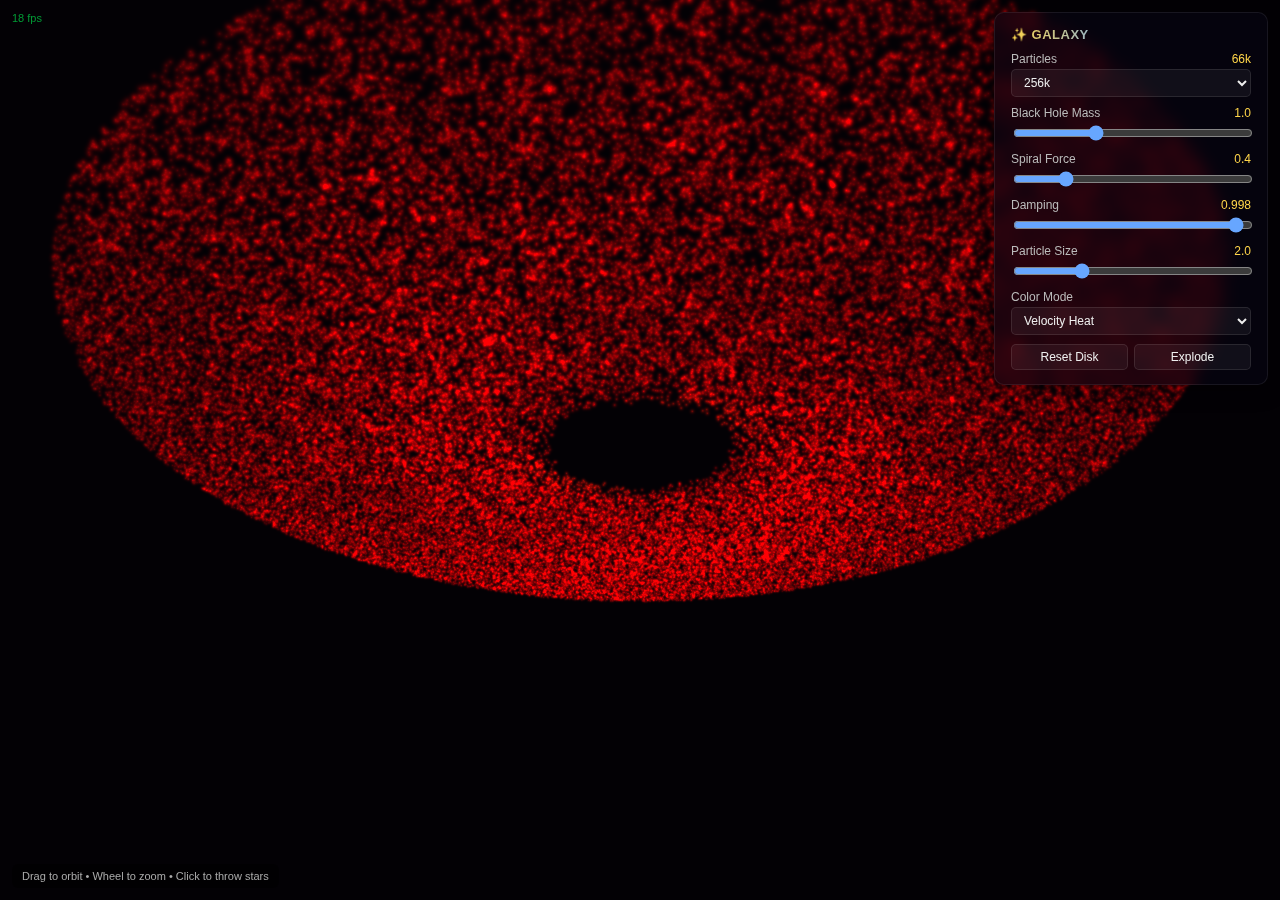
<file: galaxy.html>
<!DOCTYPE html>
<html lang="en">

<head>
    <meta charset="UTF-8">
    <meta name="viewport" content="width=device-width, initial-scale=1.0">
    <title>Galaxy — GPU Particles</title>
    <style>
        html, body { margin:0; padding:0; width:100%; height:100%; overflow:hidden; background:#000; color:#ddd; font-family:'Segoe UI', Tahoma, sans-serif; }
        canvas { display:block; width:100%; height:100%; cursor:grab; }
        canvas:active { cursor:grabbing; }
        #panel {
            position:absolute; top:12px; right:12px; width:240px;
            padding:14px 16px; background:rgba(8,5,20,0.55);
            backdrop-filter:blur(8px); -webkit-backdrop-filter:blur(8px);
            border:1px solid rgba(255,255,255,0.08); border-radius:10px;
            box-shadow:0 4px 20px rgba(0,0,0,0.5); font-size:12px; z-index:10; user-select:none;
        }
        #panel h3 { margin:0 0 10px 0; font-size:13px; font-weight:600; letter-spacing:.5px;
            background:linear-gradient(90deg,#ffd54a,#67a6ff,#ff6fb4); -webkit-background-clip:text; -webkit-text-fill-color:transparent; }
        .row { display:flex; flex-direction:column; gap:3px; margin-bottom:9px; }
        .row label { display:flex; justify-content:space-between; color:#bbb; }
        .row label span { color:#ffd54a; font-variant-numeric:tabular-nums; }
        input[type=range] { width:100%; accent-color:#67a6ff; }
        select, button {
            width:100%; padding:5px 8px; background:rgba(255,255,255,0.05);
            border:1px solid rgba(255,255,255,0.1); border-radius:5px; color:#eee; font-size:12px; cursor:pointer;
        }
        button:hover, select:hover { background:rgba(255,255,255,0.1); }
        .btn-row { display:flex; gap:6px; margin-top:6px; }
        #hint { position:absolute; left:12px; bottom:12px; font-size:11px; color:#aaa;
            background:rgba(0,0,0,0.45); padding:6px 10px; border-radius:6px; z-index:10; }
        #fps { position:absolute; left:12px; top:12px; font-size:11px; color:#0f5; opacity:.6; z-index:10; }
    </style>
</head>

<body>
    <canvas id="c"></canvas>
    <div id="fps"></div>
    <div id="panel">
        <h3>✨ GALAXY</h3>
        <div class="row"><label>Particles <span id="vN">256k</span></label>
            <select id="N">
                <option value="128">64k</option>
                <option value="256" selected>256k</option>
                <option value="512">1M</option>
            </select>
        </div>
        <div class="row"><label>Black Hole Mass <span id="vM">1.0</span></label>
            <input type="range" id="mass" min="0" max="3" step="0.01" value="1.0"></div>
        <div class="row"><label>Spiral Force <span id="vSp">0.4</span></label>
            <input type="range" id="spiral" min="0" max="2" step="0.01" value="0.4"></div>
        <div class="row"><label>Damping <span id="vDmp">0.998</span></label>
            <input type="range" id="damp" min="0.95" max="1.0" step="0.001" value="0.998"></div>
        <div class="row"><label>Particle Size <span id="vSz">2.0</span></label>
            <input type="range" id="size" min="0.5" max="6" step="0.1" value="2.0"></div>
        <div class="row"><label>Color Mode <span></span></label>
            <select id="mode">
                <option value="0" selected>Velocity Heat</option>
                <option value="1">Distance</option>
                <option value="2">Spectral</option>
                <option value="3">Monochrome</option>
            </select>
        </div>
        <div class="btn-row">
            <button id="reset">Reset Disk</button>
            <button id="explode">Explode</button>
        </div>
    </div>
    <div id="hint">Drag to orbit • Wheel to zoom • Click to throw stars</div>

    <!-- Position update -->
    <script type="x-shader/x-vertex" id="vsQuad">
attribute vec2 a_pos;
varying vec2 v_uv;
void main(){ v_uv = a_pos*0.5+0.5; gl_Position = vec4(a_pos, 0.0, 1.0); }
</script>

    <script type="x-shader/x-fragment" id="fsUpdatePos">
precision highp float;
varying vec2 v_uv;
uniform sampler2D u_pos;
uniform sampler2D u_vel;
uniform float u_dt;
void main(){
    vec3 p = texture2D(u_pos, v_uv).xyz;
    vec3 v = texture2D(u_vel, v_uv).xyz;
    p += v * u_dt;
    gl_FragColor = vec4(p, 1.0);
}
</script>

    <script type="x-shader/x-fragment" id="fsUpdateVel">
precision highp float;
varying vec2 v_uv;
uniform sampler2D u_pos;
uniform sampler2D u_vel;
uniform float u_dt;
uniform float u_mass;
uniform float u_spiral;
uniform float u_damp;
uniform vec3 u_pokePos;
uniform float u_pokeStrength;

void main(){
    vec3 p = texture2D(u_pos, v_uv).xyz;
    vec3 v = texture2D(u_vel, v_uv).xyz;

    // Central black hole gravity (softened)
    float r2 = dot(p, p) + 0.5;
    float invR = inversesqrt(r2);
    vec3 g = -p * invR * invR * invR * u_mass * 25.0;

    // Spiral / tangential force (creates arms)
    // Force perpendicular to radius in xz plane, modulated by sin(theta + log(r))
    vec2 xz = p.xz;
    float r = length(xz) + 0.001;
    float th = atan(p.z, p.x);
    float arm = sin(2.0 * th + log(r) * 3.5);
    vec3 tangent = vec3(-p.z, 0.0, p.x) / r;
    g += tangent * arm * u_spiral * 4.0 / (1.0 + r * 0.1);

    // Z-flattening — pull particles toward galactic plane
    g.y -= p.y * 0.6;

    // Poke from clicks
    if(u_pokeStrength > 0.001){
        vec3 dp = p - u_pokePos;
        float d2 = dot(dp, dp) + 0.5;
        g += normalize(dp) * u_pokeStrength * 30.0 / d2;
    }

    v += g * u_dt;
    v *= u_damp;
    gl_FragColor = vec4(v, 1.0);
}
</script>

    <!-- Particle render -->
    <script type="x-shader/x-vertex" id="vsParticle">
attribute vec2 a_idx;
uniform sampler2D u_pos;
uniform sampler2D u_vel;
uniform mat4 u_view;
uniform mat4 u_proj;
uniform float u_size;
uniform vec2 u_res;
varying vec3 v_vel;
varying float v_dist;
void main(){
    vec3 p = texture2D(u_pos, a_idx).xyz;
    vec3 v = texture2D(u_vel, a_idx).xyz;
    v_vel = v;

    vec4 vp = u_view * vec4(p, 1.0);
    v_dist = -vp.z;
    gl_Position = u_proj * vp;
    gl_PointSize = u_size * (200.0 / max(v_dist, 1.0));
}
</script>

    <script type="x-shader/x-fragment" id="fsParticle">
precision highp float;
varying vec3 v_vel;
varying float v_dist;
uniform int u_mode;

vec3 spectralColor(float t){
    // Star-temperature-like: red -> yellow -> white -> blue
    return mix(
        mix(vec3(1.0, 0.3, 0.1), vec3(1.0, 0.9, 0.5), smoothstep(0.0, 0.4, t)),
        mix(vec3(1.0, 0.95, 0.85), vec3(0.6, 0.75, 1.0), smoothstep(0.6, 1.0, t)),
        smoothstep(0.4, 0.6, t)
    );
}
vec3 heat(float t){
    return vec3(pow(t, 0.6), pow(max(t-0.3, 0.0), 1.4), pow(max(t-0.6, 0.0), 3.0));
}

void main(){
    vec2 c = gl_PointCoord - 0.5;
    float r = length(c);
    if(r > 0.5) discard;
    float a = pow(1.0 - r * 2.0, 2.0);

    float speed = length(v_vel);
    vec3 col;
    if(u_mode == 0){
        col = heat(min(speed * 0.15, 1.0));
    } else if(u_mode == 1){
        col = spectralColor(clamp(1.0 - v_dist * 0.04, 0.0, 1.0));
    } else if(u_mode == 2){
        col = spectralColor(min(speed * 0.12 + 0.1, 1.0));
    } else {
        col = vec3(1.0);
    }

    // Additive
    gl_FragColor = vec4(col * a * 0.85, a);
}
</script>

    <script>
    const canvas = document.getElementById('c');
    const gl = canvas.getContext('webgl', { alpha:false, antialias:false, depth:false, stencil:false });
    if(!gl){ document.body.innerHTML='<p style="color:#f88;padding:20px">WebGL not supported.</p>'; throw 0; }
    const extHF = gl.getExtension('OES_texture_half_float');
    const extHFL = gl.getExtension('OES_texture_half_float_linear');
    const extFL = gl.getExtension('OES_texture_float');
    if(!extFL && !extHF){
        document.body.innerHTML='<p style="color:#f88;padding:20px">Float textures not supported on this device.</p>';
        throw 0;
    }
    // For physics we want FLOAT precision; HALF_FLOAT can lose detail at large radii.
    // Prefer FLOAT if available; else fall back to HALF_FLOAT.
    let TYPE = extFL ? gl.FLOAT : extHF.HALF_FLOAT_OES;

    function compile(t,s){
        const sh=gl.createShader(t); gl.shaderSource(sh,s); gl.compileShader(sh);
        if(!gl.getShaderParameter(sh, gl.COMPILE_STATUS)){ console.error(gl.getShaderInfoLog(sh)); throw 0; }
        return sh;
    }
    function makeProg(vsId, fsId){
        const v = compile(gl.VERTEX_SHADER, document.getElementById(vsId).text);
        const f = compile(gl.FRAGMENT_SHADER, document.getElementById(fsId).text);
        const p = gl.createProgram(); gl.attachShader(p, v); gl.attachShader(p, f); gl.linkProgram(p);
        if(!gl.getProgramParameter(p, gl.LINK_STATUS)){ console.error(gl.getProgramInfoLog(p)); throw 0; }
        return p;
    }
    const pUpdatePos = makeProg('vsQuad', 'fsUpdatePos');
    const pUpdateVel = makeProg('vsQuad', 'fsUpdateVel');
    const pParticle  = makeProg('vsParticle', 'fsParticle');

    // Quad
    const quadBuf = gl.createBuffer();
    gl.bindBuffer(gl.ARRAY_BUFFER, quadBuf);
    gl.bufferData(gl.ARRAY_BUFFER, new Float32Array([-1,-1, 1,-1, -1,1, -1,1, 1,-1, 1,1]), gl.STATIC_DRAW);

    // FBOs for pos/vel
    function makeFBO(w, h, data){
        const tex = gl.createTexture();
        gl.bindTexture(gl.TEXTURE_2D, tex);
        gl.texParameteri(gl.TEXTURE_2D, gl.TEXTURE_MIN_FILTER, gl.NEAREST);
        gl.texParameteri(gl.TEXTURE_2D, gl.TEXTURE_MAG_FILTER, gl.NEAREST);
        gl.texParameteri(gl.TEXTURE_2D, gl.TEXTURE_WRAP_S, gl.CLAMP_TO_EDGE);
        gl.texParameteri(gl.TEXTURE_2D, gl.TEXTURE_WRAP_T, gl.CLAMP_TO_EDGE);
        if(TYPE === gl.FLOAT){
            gl.texImage2D(gl.TEXTURE_2D, 0, gl.RGBA, w, h, 0, gl.RGBA, gl.FLOAT, data);
        } else {
            // Half float — need to convert Float32 to Uint16 half
            let halfData = null;
            if(data){
                halfData = new Uint16Array(data.length);
                for(let i=0;i<data.length;i++) halfData[i] = floatToHalf(data[i]);
            }
            gl.texImage2D(gl.TEXTURE_2D, 0, gl.RGBA, w, h, 0, gl.RGBA, TYPE, halfData);
        }
        const fbo = gl.createFramebuffer();
        gl.bindFramebuffer(gl.FRAMEBUFFER, fbo);
        gl.framebufferTexture2D(gl.FRAMEBUFFER, gl.COLOR_ATTACHMENT0, gl.TEXTURE_2D, tex, 0);
        return { tex, fbo, w, h };
    }
    function floatToHalf(val){
        const f = new Float32Array(1); f[0] = val;
        const i = new Int32Array(f.buffer)[0];
        const sign = (i >> 16) & 0x8000;
        let exp = ((i >> 23) & 0xff) - 127 + 15;
        let mant = i & 0x7fffff;
        if(exp <= 0){ exp = 0; mant = 0; }
        else if(exp >= 31){ exp = 31; mant = 0; }
        return sign | (exp << 10) | (mant >> 13);
    }

    let SIZE; // per-side particle texture
    let posA, posB, velA, velB;
    let idxBuf;

    function alloc(N){
        SIZE = N;
        const total = SIZE * SIZE;
        const pos = new Float32Array(total * 4);
        const vel = new Float32Array(total * 4);
        // Initialize as a thin disk with circular orbits
        for(let i=0;i<total;i++){
            const r = 4.0 + Math.pow(Math.random(), 0.6) * 18.0;
            const th = Math.random() * Math.PI * 2;
            const y = (Math.random() - 0.5) * 0.4 * Math.exp(-r * 0.05);
            const x = Math.cos(th) * r;
            const z = Math.sin(th) * r;
            pos[i*4+0] = x;
            pos[i*4+1] = y;
            pos[i*4+2] = z;
            pos[i*4+3] = 1.0;
            // Circular orbit velocity: v = sqrt(M/r)
            const vmag = Math.sqrt(25.0 / Math.max(r, 0.5)) * 0.95;
            vel[i*4+0] = -Math.sin(th) * vmag;
            vel[i*4+1] = 0.0;
            vel[i*4+2] =  Math.cos(th) * vmag;
            vel[i*4+3] = 1.0;
        }
        posA = makeFBO(SIZE, SIZE, pos);
        posB = makeFBO(SIZE, SIZE, null);
        velA = makeFBO(SIZE, SIZE, vel);
        velB = makeFBO(SIZE, SIZE, null);

        // Index buffer
        const idx = new Float32Array(total * 2);
        for(let i=0;i<total;i++){
            idx[i*2+0] = (i % SIZE + 0.5) / SIZE;
            idx[i*2+1] = (Math.floor(i / SIZE) + 0.5) / SIZE;
        }
        idxBuf = gl.createBuffer();
        gl.bindBuffer(gl.ARRAY_BUFFER, idxBuf);
        gl.bufferData(gl.ARRAY_BUFFER, idx, gl.STATIC_DRAW);
    }

    function explode(){
        // Reseed velocities radially outward
        const total = SIZE * SIZE;
        const vel = new Float32Array(total * 4);
        // Read positions (slow but rare)
        gl.bindFramebuffer(gl.FRAMEBUFFER, posA.fbo);
        const tmp = (TYPE === gl.FLOAT) ? new Float32Array(total*4) : null;
        if(tmp){
            // Reading FLOAT not always supported; just inject random velocities.
        }
        for(let i=0;i<total;i++){
            const x = (Math.random()-0.5) * 2;
            const y = (Math.random()-0.5) * 2;
            const z = (Math.random()-0.5) * 2;
            const m = 8.0;
            vel[i*4+0] = x*m;
            vel[i*4+1] = y*m;
            vel[i*4+2] = z*m;
            vel[i*4+3] = 1.0;
        }
        gl.bindTexture(gl.TEXTURE_2D, velA.tex);
        if(TYPE === gl.FLOAT){
            gl.texImage2D(gl.TEXTURE_2D, 0, gl.RGBA, SIZE, SIZE, 0, gl.RGBA, gl.FLOAT, vel);
        } else {
            const h = new Uint16Array(vel.length);
            for(let i=0;i<vel.length;i++) h[i] = floatToHalf(vel[i]);
            gl.texImage2D(gl.TEXTURE_2D, 0, gl.RGBA, SIZE, SIZE, 0, gl.RGBA, TYPE, h);
        }
    }

    // Resize
    function resize(){
        canvas.width = window.innerWidth;
        canvas.height = window.innerHeight;
    }
    resize(); window.addEventListener('resize', resize);

    // ---------- State ----------
    const state = {
        mass: 1.0, spiral: 0.4, damp: 0.998, size: 2.0, mode: 0,
        N: 256, // means SIZE = 256 -> 65536 particles  (label 256k is misleading; let's use SIZE^2)
        camYaw: 0.5, camPitch: -0.5, camDist: 35.0,
        pokePos: [0,0,0], pokeStrength: 0.0
    };

    const el = id => document.getElementById(id);
    function fmtCount(s){ const n = s*s; return n >= 1e6 ? (n/1e6).toFixed(1)+'M' : Math.round(n/1000)+'k'; }

    el('N').onchange = e => { state.N = parseInt(e.target.value); alloc(state.N); el('vN').textContent = fmtCount(state.N); };
    el('mass').oninput = e => { state.mass = parseFloat(e.target.value); el('vM').textContent = state.mass.toFixed(2); };
    el('spiral').oninput = e => { state.spiral = parseFloat(e.target.value); el('vSp').textContent = state.spiral.toFixed(2); };
    el('damp').oninput = e => { state.damp = parseFloat(e.target.value); el('vDmp').textContent = state.damp.toFixed(3); };
    el('size').oninput = e => { state.size = parseFloat(e.target.value); el('vSz').textContent = state.size.toFixed(1); };
    el('mode').onchange = e => state.mode = parseInt(e.target.value);
    el('reset').onclick = () => alloc(state.N);
    el('explode').onclick = explode;

    // ---------- Camera ----------
    let dragging=false, lastX=0, lastY=0;
    canvas.addEventListener('mousedown', e => {
        dragging=true; lastX=e.clientX; lastY=e.clientY;
        if(e.button === 0 && (e.shiftKey || e.altKey)){
            // poke handled below
        }
    });
    window.addEventListener('mouseup', e => {
        dragging=false;
        if(!e.shiftKey && Math.abs(e.clientX - lastX) < 3 && Math.abs(e.clientY - lastY) < 3){
            // Throw stars at click — convert screen to world ray
            schedulePoke(e.clientX, e.clientY);
        }
    });
    window.addEventListener('mousemove', e => {
        if(!dragging) return;
        const dx = e.clientX - lastX, dy = e.clientY - lastY;
        lastX = e.clientX; lastY = e.clientY;
        state.camYaw += dx * 0.005;
        state.camPitch = Math.max(-1.4, Math.min(1.4, state.camPitch + dy * 0.005));
    });
    window.addEventListener('wheel', e => {
        state.camDist = Math.max(8, Math.min(150, state.camDist * (e.deltaY > 0 ? 1.1 : 0.9)));
        e.preventDefault();
    }, { passive:false });
    canvas.addEventListener('touchstart', e => { dragging=true; lastX=e.touches[0].clientX; lastY=e.touches[0].clientY; }, { passive:true });
    canvas.addEventListener('touchmove', e => {
        if(!dragging) return;
        const dx = e.touches[0].clientX - lastX, dy = e.touches[0].clientY - lastY;
        lastX = e.touches[0].clientX; lastY = e.touches[0].clientY;
        state.camYaw += dx * 0.005;
        state.camPitch = Math.max(-1.4, Math.min(1.4, state.camPitch + dy * 0.005));
    }, { passive:true });
    canvas.addEventListener('touchend', () => dragging=false);

    function schedulePoke(sx, sy){
        // Project click to a world point in the galactic plane (y=0) for simplicity
        // Approx: camera ray hits y=0
        const ndc = [
            (sx / window.innerWidth) * 2 - 1,
            1 - (sy / window.innerHeight) * 2,
        ];
        // Use camera matrix to invert
        const inv = invertMat4(matVP());
        const near = mat4MulVec4(inv, [ndc[0], ndc[1], -1, 1]);
        const far  = mat4MulVec4(inv, [ndc[0], ndc[1], 1, 1]);
        for(let i=0;i<3;i++){ near[i]/=near[3]; far[i]/=far[3]; }
        // Intersect with y=0 plane
        const dx = far[0]-near[0], dy = far[1]-near[1], dz = far[2]-near[2];
        if(Math.abs(dy) < 1e-4) return;
        const t = -near[1] / dy;
        if(t < 0) return;
        state.pokePos = [near[0] + dx*t, 0, near[2] + dz*t];
        state.pokeStrength = 1.5;
    }

    // ---------- Mat4 helpers ----------
    function mat4Identity(){ return [1,0,0,0, 0,1,0,0, 0,0,1,0, 0,0,0,1]; }
    function mat4Perspective(fovY, aspect, near, far){
        const f = 1/Math.tan(fovY/2);
        return [
            f/aspect, 0, 0, 0,
            0, f, 0, 0,
            0, 0, (far+near)/(near-far), -1,
            0, 0, (2*far*near)/(near-far), 0
        ];
    }
    function mat4Mul(a, b){
        const r = new Array(16);
        for(let i=0;i<4;i++) for(let j=0;j<4;j++){
            r[i*4+j] = a[0*4+j]*b[i*4+0] + a[1*4+j]*b[i*4+1] + a[2*4+j]*b[i*4+2] + a[3*4+j]*b[i*4+3];
        }
        return r;
    }
    function mat4Translate(tx,ty,tz){
        return [1,0,0,0, 0,1,0,0, 0,0,1,0, tx,ty,tz,1];
    }
    function mat4RotX(a){ const c=Math.cos(a), s=Math.sin(a); return [1,0,0,0, 0,c,s,0, 0,-s,c,0, 0,0,0,1]; }
    function mat4RotY(a){ const c=Math.cos(a), s=Math.sin(a); return [c,0,-s,0, 0,1,0,0, s,0,c,0, 0,0,0,1]; }
    function mat4MulVec4(m, v){
        return [
            m[0]*v[0]+m[4]*v[1]+m[8]*v[2]+m[12]*v[3],
            m[1]*v[0]+m[5]*v[1]+m[9]*v[2]+m[13]*v[3],
            m[2]*v[0]+m[6]*v[1]+m[10]*v[2]+m[14]*v[3],
            m[3]*v[0]+m[7]*v[1]+m[11]*v[2]+m[15]*v[3],
        ];
    }
    function invertMat4(m){
        // Standard 4x4 invert
        const inv = new Array(16);
        inv[0]=m[5]*m[10]*m[15]-m[5]*m[11]*m[14]-m[9]*m[6]*m[15]+m[9]*m[7]*m[14]+m[13]*m[6]*m[11]-m[13]*m[7]*m[10];
        inv[4]=-m[4]*m[10]*m[15]+m[4]*m[11]*m[14]+m[8]*m[6]*m[15]-m[8]*m[7]*m[14]-m[12]*m[6]*m[11]+m[12]*m[7]*m[10];
        inv[8]=m[4]*m[9]*m[15]-m[4]*m[11]*m[13]-m[8]*m[5]*m[15]+m[8]*m[7]*m[13]+m[12]*m[5]*m[11]-m[12]*m[7]*m[9];
        inv[12]=-m[4]*m[9]*m[14]+m[4]*m[10]*m[13]+m[8]*m[5]*m[14]-m[8]*m[6]*m[13]-m[12]*m[5]*m[10]+m[12]*m[6]*m[9];
        inv[1]=-m[1]*m[10]*m[15]+m[1]*m[11]*m[14]+m[9]*m[2]*m[15]-m[9]*m[3]*m[14]-m[13]*m[2]*m[11]+m[13]*m[3]*m[10];
        inv[5]=m[0]*m[10]*m[15]-m[0]*m[11]*m[14]-m[8]*m[2]*m[15]+m[8]*m[3]*m[14]+m[12]*m[2]*m[11]-m[12]*m[3]*m[10];
        inv[9]=-m[0]*m[9]*m[15]+m[0]*m[11]*m[13]+m[8]*m[1]*m[15]-m[8]*m[3]*m[13]-m[12]*m[1]*m[11]+m[12]*m[3]*m[9];
        inv[13]=m[0]*m[9]*m[14]-m[0]*m[10]*m[13]-m[8]*m[1]*m[14]+m[8]*m[2]*m[13]+m[12]*m[1]*m[10]-m[12]*m[2]*m[9];
        inv[2]=m[1]*m[6]*m[15]-m[1]*m[7]*m[14]-m[5]*m[2]*m[15]+m[5]*m[3]*m[14]+m[13]*m[2]*m[7]-m[13]*m[3]*m[6];
        inv[6]=-m[0]*m[6]*m[15]+m[0]*m[7]*m[14]+m[4]*m[2]*m[15]-m[4]*m[3]*m[14]-m[12]*m[2]*m[7]+m[12]*m[3]*m[6];
        inv[10]=m[0]*m[5]*m[15]-m[0]*m[7]*m[13]-m[4]*m[1]*m[15]+m[4]*m[3]*m[13]+m[12]*m[1]*m[7]-m[12]*m[3]*m[5];
        inv[14]=-m[0]*m[5]*m[14]+m[0]*m[6]*m[13]+m[4]*m[1]*m[14]-m[4]*m[2]*m[13]-m[12]*m[1]*m[6]+m[12]*m[2]*m[5];
        inv[3]=-m[1]*m[6]*m[11]+m[1]*m[7]*m[10]+m[5]*m[2]*m[11]-m[5]*m[3]*m[10]-m[9]*m[2]*m[7]+m[9]*m[3]*m[6];
        inv[7]=m[0]*m[6]*m[11]-m[0]*m[7]*m[10]-m[4]*m[2]*m[11]+m[4]*m[3]*m[10]+m[8]*m[2]*m[7]-m[8]*m[3]*m[6];
        inv[11]=-m[0]*m[5]*m[11]+m[0]*m[7]*m[9]+m[4]*m[1]*m[11]-m[4]*m[3]*m[9]-m[8]*m[1]*m[7]+m[8]*m[3]*m[5];
        inv[15]=m[0]*m[5]*m[10]-m[0]*m[6]*m[9]-m[4]*m[1]*m[10]+m[4]*m[2]*m[9]+m[8]*m[1]*m[6]-m[8]*m[2]*m[5];
        let det = m[0]*inv[0]+m[1]*inv[4]+m[2]*inv[8]+m[3]*inv[12];
        if(det === 0) return mat4Identity();
        det = 1/det;
        for(let i=0;i<16;i++) inv[i] *= det;
        return inv;
    }
    function matView(){
        // Orbit camera: dist back, then pitch, then yaw
        let m = mat4Translate(0, 0, -state.camDist);
        m = mat4Mul(m, mat4RotX(state.camPitch));
        m = mat4Mul(m, mat4RotY(state.camYaw));
        return m;
    }
    function matProj(){
        return mat4Perspective(60 * Math.PI/180, canvas.width/canvas.height, 0.1, 500);
    }
    function matVP(){ return mat4Mul(matProj(), matView()); }

    // ---------- Init ----------
    alloc(state.N);
    el('vN').textContent = fmtCount(state.N);

    function bindFBO(f){
        gl.bindFramebuffer(gl.FRAMEBUFFER, f.fbo);
        gl.viewport(0,0,f.w,f.h);
    }

    function bindQuadAttr(prog){
        gl.bindBuffer(gl.ARRAY_BUFFER, quadBuf);
        const loc = gl.getAttribLocation(prog, 'a_pos');
        gl.enableVertexAttribArray(loc);
        gl.vertexAttribPointer(loc, 2, gl.FLOAT, false, 0, 0);
    }

    // FPS
    const fpsEl = el('fps');
    let frames=0, fpsT=performance.now();

    function frame(now){
        const dt = 0.016;

        // 1) Update velocities (pos -> vel new)
        gl.useProgram(pUpdateVel);
        bindFBO(velB);
        gl.activeTexture(gl.TEXTURE0); gl.bindTexture(gl.TEXTURE_2D, posA.tex);
        gl.uniform1i(gl.getUniformLocation(pUpdateVel, 'u_pos'), 0);
        gl.activeTexture(gl.TEXTURE1); gl.bindTexture(gl.TEXTURE_2D, velA.tex);
        gl.uniform1i(gl.getUniformLocation(pUpdateVel, 'u_vel'), 1);
        gl.uniform1f(gl.getUniformLocation(pUpdateVel, 'u_dt'), dt);
        gl.uniform1f(gl.getUniformLocation(pUpdateVel, 'u_mass'), state.mass);
        gl.uniform1f(gl.getUniformLocation(pUpdateVel, 'u_spiral'), state.spiral);
        gl.uniform1f(gl.getUniformLocation(pUpdateVel, 'u_damp'), state.damp);
        gl.uniform3fv(gl.getUniformLocation(pUpdateVel, 'u_pokePos'), state.pokePos);
        gl.uniform1f(gl.getUniformLocation(pUpdateVel, 'u_pokeStrength'), state.pokeStrength);
        bindQuadAttr(pUpdateVel);
        gl.drawArrays(gl.TRIANGLES, 0, 6);
        // Swap vel
        let tmp = velA; velA = velB; velB = tmp;

        // 2) Update positions
        gl.useProgram(pUpdatePos);
        bindFBO(posB);
        gl.activeTexture(gl.TEXTURE0); gl.bindTexture(gl.TEXTURE_2D, posA.tex);
        gl.uniform1i(gl.getUniformLocation(pUpdatePos, 'u_pos'), 0);
        gl.activeTexture(gl.TEXTURE1); gl.bindTexture(gl.TEXTURE_2D, velA.tex);
        gl.uniform1i(gl.getUniformLocation(pUpdatePos, 'u_vel'), 1);
        gl.uniform1f(gl.getUniformLocation(pUpdatePos, 'u_dt'), dt);
        bindQuadAttr(pUpdatePos);
        gl.drawArrays(gl.TRIANGLES, 0, 6);
        tmp = posA; posA = posB; posB = tmp;

        // Decay poke
        state.pokeStrength *= 0.85;

        // 3) Render particles (additive)
        gl.bindFramebuffer(gl.FRAMEBUFFER, null);
        gl.viewport(0, 0, canvas.width, canvas.height);
        gl.clearColor(0.01, 0.005, 0.02, 1.0);
        gl.clear(gl.COLOR_BUFFER_BIT);
        gl.enable(gl.BLEND);
        gl.blendFunc(gl.SRC_ALPHA, gl.ONE);

        gl.useProgram(pParticle);
        gl.bindBuffer(gl.ARRAY_BUFFER, idxBuf);
        const aIdx = gl.getAttribLocation(pParticle, 'a_idx');
        gl.enableVertexAttribArray(aIdx);
        gl.vertexAttribPointer(aIdx, 2, gl.FLOAT, false, 0, 0);

        gl.activeTexture(gl.TEXTURE0); gl.bindTexture(gl.TEXTURE_2D, posA.tex);
        gl.uniform1i(gl.getUniformLocation(pParticle, 'u_pos'), 0);
        gl.activeTexture(gl.TEXTURE1); gl.bindTexture(gl.TEXTURE_2D, velA.tex);
        gl.uniform1i(gl.getUniformLocation(pParticle, 'u_vel'), 1);
        gl.uniformMatrix4fv(gl.getUniformLocation(pParticle, 'u_view'), false, matView());
        gl.uniformMatrix4fv(gl.getUniformLocation(pParticle, 'u_proj'), false, matProj());
        gl.uniform1f(gl.getUniformLocation(pParticle, 'u_size'), state.size);
        gl.uniform2f(gl.getUniformLocation(pParticle, 'u_res'), canvas.width, canvas.height);
        gl.uniform1i(gl.getUniformLocation(pParticle, 'u_mode'), state.mode);

        gl.drawArrays(gl.POINTS, 0, SIZE * SIZE);

        gl.disable(gl.BLEND);

        frames++;
        if(now - fpsT > 500){
            fpsEl.textContent = Math.round(frames * 1000/(now - fpsT)) + ' fps';
            frames = 0; fpsT = now;
        }
        requestAnimationFrame(frame);
    }
    requestAnimationFrame(frame);
    </script>
</body>
</html>
</file>
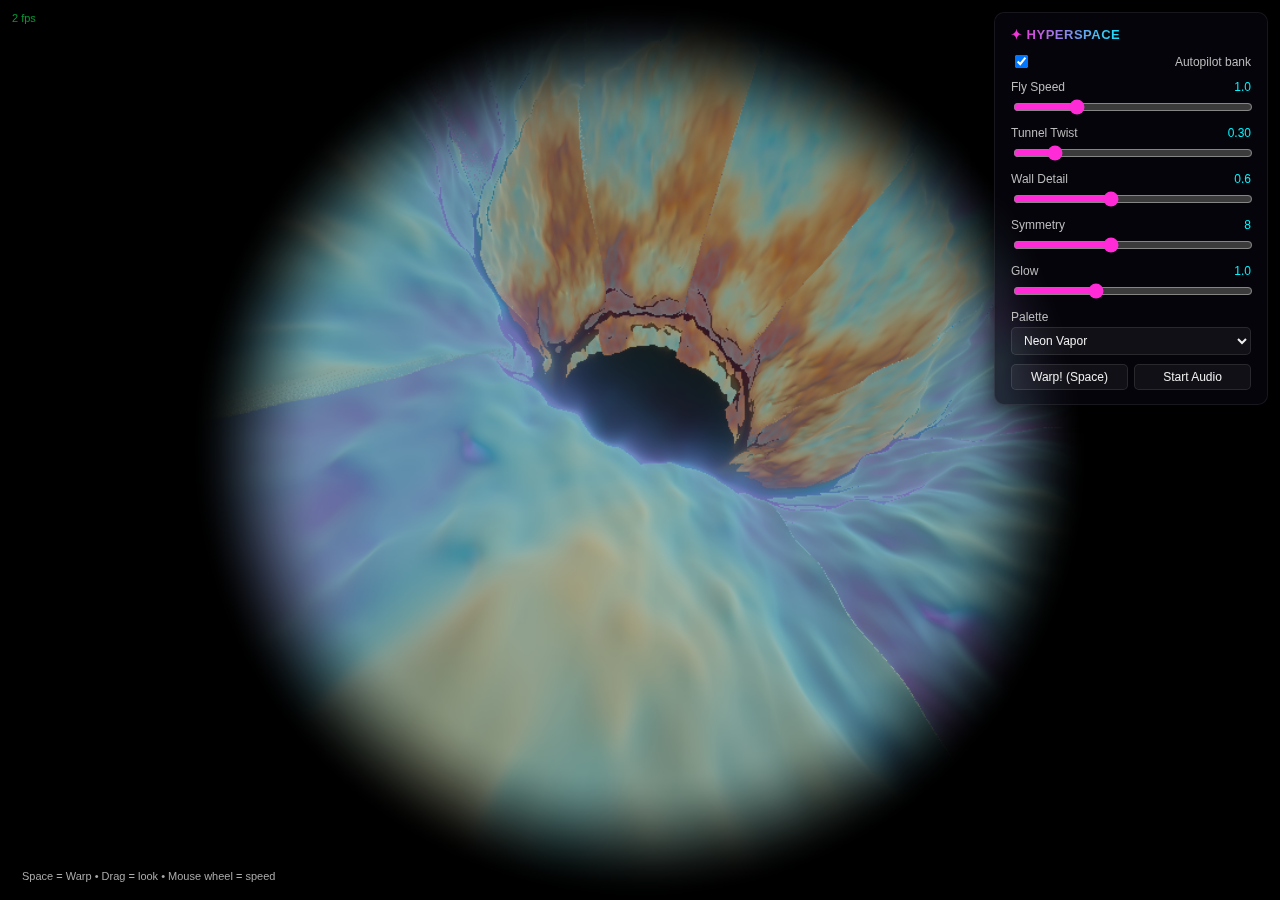
<file: hyperspace.html>
<!DOCTYPE html>
<html lang="en">

<head>
    <meta charset="UTF-8">
    <meta name="viewport" content="width=device-width, initial-scale=1.0">
    <title>Hyperspace — Tunnel Flythrough</title>
    <style>
        html, body { margin:0; padding:0; width:100%; height:100%; overflow:hidden; background:#000; color:#ddd; font-family:'Segoe UI', Tahoma, sans-serif; }
        canvas { display:block; width:100%; height:100%; }
        #panel {
            position:absolute; top:12px; right:12px; width:240px;
            padding:14px 16px; background:rgba(10,8,18,0.55);
            backdrop-filter:blur(8px); -webkit-backdrop-filter:blur(8px);
            border:1px solid rgba(255,255,255,0.08); border-radius:10px;
            box-shadow:0 4px 20px rgba(0,0,0,0.5); font-size:12px; z-index:10; user-select:none;
        }
        #panel h3 { margin:0 0 10px 0; font-size:13px; font-weight:600; letter-spacing:.5px;
            background:linear-gradient(90deg,#ff2bd6,#00f5ff,#ffea00); -webkit-background-clip:text; -webkit-text-fill-color:transparent; }
        .row { display:flex; flex-direction:column; gap:3px; margin-bottom:9px; }
        .row label { display:flex; justify-content:space-between; color:#bbb; }
        .row label span { color:#00f5ff; font-variant-numeric:tabular-nums; }
        input[type=range] { width:100%; accent-color:#ff2bd6; }
        select, button {
            width:100%; padding:5px 8px; background:rgba(255,255,255,0.05);
            border:1px solid rgba(255,255,255,0.1); border-radius:5px; color:#eee; font-size:12px; cursor:pointer;
        }
        button:hover, select:hover { background:rgba(255,255,255,0.1); }
        .btn-row { display:flex; gap:6px; margin-top:6px; }
        .toggle { display:flex; align-items:center; gap:6px; }
        #hint { position:absolute; left:12px; bottom:12px; font-size:11px; color:#aaa;
            background:rgba(0,0,0,0.45); padding:6px 10px; border-radius:6px; z-index:10; }
        #fps { position:absolute; left:12px; top:12px; font-size:11px; color:#0f5; opacity:.6; z-index:10; }
    </style>
</head>

<body>
    <canvas id="c"></canvas>
    <div id="fps"></div>
    <div id="panel">
        <h3>✦ HYPERSPACE</h3>
        <div class="row"><label class="toggle"><input type="checkbox" id="auto" checked> Autopilot bank</label></div>
        <div class="row"><label>Fly Speed <span id="vSpd">1.0</span></label>
            <input type="range" id="spd" min="0" max="4" step="0.01" value="1.0"></div>
        <div class="row"><label>Tunnel Twist <span id="vTw">0.30</span></label>
            <input type="range" id="tw" min="0" max="2" step="0.01" value="0.30"></div>
        <div class="row"><label>Wall Detail <span id="vDt">0.6</span></label>
            <input type="range" id="dt" min="0" max="1.5" step="0.01" value="0.6"></div>
        <div class="row"><label>Symmetry <span id="vSy">8</span></label>
            <input type="range" id="sy" min="0" max="20" step="1" value="8"></div>
        <div class="row"><label>Glow <span id="vGl">1.0</span></label>
            <input type="range" id="gl" min="0" max="3" step="0.01" value="1.0"></div>
        <div class="row"><label>Palette <span></span></label>
            <select id="pal">
                <option value="neon" selected>Neon Vapor</option>
                <option value="acid">Acid Trip</option>
                <option value="crystal">Crystal Ice</option>
                <option value="rust">Rust Nebula</option>
                <option value="oblivion">Oblivion</option>
            </select>
        </div>
        <div class="btn-row">
            <button id="warp">Warp! (Space)</button>
            <button id="audio">Start Audio</button>
        </div>
    </div>
    <div id="hint">Space = Warp • Drag = look • Mouse wheel = speed</div>

    <script type="x-shader/x-vertex" id="vs">
attribute vec2 a_pos;
varying vec2 v_uv;
void main(){ v_uv = a_pos*0.5+0.5; gl_Position = vec4(a_pos,0.0,1.0); }
</script>

    <script type="x-shader/x-fragment" id="fs">
precision highp float;
varying vec2 v_uv;

uniform vec2  u_res;
uniform float u_time;
uniform float u_travel;
uniform float u_twist;
uniform float u_detail;
uniform float u_sym;
uniform float u_glow;
uniform int   u_palette;
uniform float u_warp;
uniform float u_pulse;     // 0..1 audio-reactive pulse
uniform vec2  u_look;      // yaw, pitch

// ---------- Hash / noise ----------
float hash(vec3 p){
    p = fract(p * vec3(443.897, 441.423, 437.195));
    p += dot(p, p.yzx + 19.19);
    return fract((p.x + p.y) * p.z);
}
float vnoise(vec3 p){
    vec3 i = floor(p), f = fract(p);
    f = f*f*(3.0-2.0*f);
    float n000 = hash(i+vec3(0,0,0));
    float n100 = hash(i+vec3(1,0,0));
    float n010 = hash(i+vec3(0,1,0));
    float n110 = hash(i+vec3(1,1,0));
    float n001 = hash(i+vec3(0,0,1));
    float n101 = hash(i+vec3(1,0,1));
    float n011 = hash(i+vec3(0,1,1));
    float n111 = hash(i+vec3(1,1,1));
    return mix(mix(mix(n000,n100,f.x), mix(n010,n110,f.x), f.y),
               mix(mix(n001,n101,f.x), mix(n011,n111,f.x), f.y), f.z);
}
float fbm(vec3 p){
    float v=0.0, a=0.5;
    for(int i=0;i<4;i++){ v += a*vnoise(p); p = p*2.03 + 11.7; a *= 0.5; }
    return v;
}

mat2 rot(float a){ float c=cos(a),s=sin(a); return mat2(c,-s,s,c); }

// ---------- Tunnel path (smooth wandering centerline) ----------
vec2 tunnelCenter(float z){
    return vec2(
        sin(z * 0.07) * 1.6 + cos(z * 0.13) * 0.6,
        cos(z * 0.05) * 1.4 + sin(z * 0.11) * 0.5
    );
}

// ---------- Scene SDF ----------
// d.x = distance, d.y = orbit-trap value, d.z = wall pulse
vec3 sceneDE(vec3 p){
    float z = p.z + u_travel;

    // Move tunnel through space — translate XY by centerline
    vec2 cc = tunnelCenter(z);
    p.xy -= cc;

    // Twist around z
    p.xy *= rot(z * u_twist * 0.04 + u_time * 0.05);

    // Polar kaleidoscope
    if(u_sym >= 1.0){
        float seg = 6.2831853 / u_sym;
        float a = atan(p.y, p.x);
        float r = length(p.xy);
        a = mod(a + seg*0.5, seg) - seg*0.5;
        p.xy = vec2(cos(a), sin(a)) * r;
    }

    float r = length(p.xy);

    // Base tunnel radius pulses with rings + audio
    float ringFreq = 0.45;
    float ring = 0.6 + 0.25 * sin(z * ringFreq);
    float baseR = 1.7 + ring + u_pulse * 0.4;

    // Wall detail: layered noise modulating the radius
    vec3 np = vec3(p.xy * 1.5, z * 0.25);
    float n1 = fbm(np);
    float n2 = vnoise(np * 4.0 + vec3(0.0, 0.0, u_time * 0.3));
    float wallMod = (n1 - 0.5) * u_detail + n2 * 0.15 * u_detail;

    // Distance to tunnel wall, positive inside cavity (free space), zero at surface,
    // negative when ray has poked through the wall. This is what the raymarcher wants.
    float d = baseR - r + wallMod;

    // Add ridges using noise as displacement (subtract -> walls bulge inward, shrinking d)
    d -= 0.05 * sin(z * 2.0 + r * 4.0) * u_detail;

    // Orbit trap: combine radial position + noise for color variety
    float trap = 0.5 + 0.5 * sin(z * 0.2 + n1 * 3.0 + r * 0.5);

    // Pulse along walls
    float pulse = 0.5 + 0.5 * sin(z * 0.3 - u_time * 2.0 + n1 * 6.0);

    return vec3(d, trap, pulse);
}

// ---------- Palettes ----------
vec3 palNeon(float t){
    return 0.5 + 0.5*cos(6.2831*(vec3(1.0,0.9,0.7)*t + vec3(0.0,0.33,0.67)));
}
vec3 palAcid(float t){
    return 0.5 + 0.5*cos(6.2831*(vec3(2.0,1.5,0.8)*t + vec3(0.1,0.3,0.8)));
}
vec3 palCrystal(float t){
    return mix(vec3(0.05,0.15,0.4), vec3(0.7,0.95,1.0), smoothstep(0.0,0.7,t))
         + vec3(0.6,0.8,1.0) * smoothstep(0.7,1.0,t);
}
vec3 palRust(float t){
    return mix(vec3(0.05,0.01,0.02), vec3(0.95,0.35,0.1), smoothstep(0.0,0.6,t))
         + vec3(1.0,0.75,0.35) * smoothstep(0.6,1.0,t);
}
vec3 palOblivion(float t){
    return mix(vec3(0.0,0.0,0.05), vec3(0.4,0.05,0.6), smoothstep(0.0,0.5,t))
         + vec3(1.0,0.2,0.7) * smoothstep(0.55,1.0,t)
         + vec3(0.0,0.5,0.8) * smoothstep(0.85,1.0,1.0-t);
}
vec3 pal(float t){
    if(u_palette == 0) return palNeon(t);
    if(u_palette == 1) return palAcid(t);
    if(u_palette == 2) return palCrystal(t);
    if(u_palette == 3) return palRust(t);
    return palOblivion(t);
}

// ---------- Normal ----------
vec3 calcNormal(vec3 p){
    const vec2 e = vec2(0.002, 0.0);
    return normalize(vec3(
        sceneDE(p + e.xyy).x - sceneDE(p - e.xyy).x,
        sceneDE(p + e.yxy).x - sceneDE(p - e.yxy).x,
        sceneDE(p + e.yyx).x - sceneDE(p - e.yyx).x
    ));
}

// ---------- Camera ----------
mat3 lookMat(vec2 a){
    float cy=cos(a.x), sy=sin(a.x), cp=cos(a.y), sp=sin(a.y);
    mat3 yaw   = mat3(cy,0.0,-sy, 0.0,1.0,0.0, sy,0.0,cy);
    mat3 pitch = mat3(1.0,0.0,0.0, 0.0,cp,sp, 0.0,-sp,cp);
    return yaw * pitch;
}

void main(){
    vec2 fragUv = (gl_FragCoord.xy - 0.5*u_res.xy) / u_res.y;

    // Warp lens stretch
    float warp = u_warp;
    fragUv *= 1.0 - 0.4 * warp;

    // Camera at origin (XY), facing +Z. Auto-bank toward upcoming centerline.
    vec2 nextC = tunnelCenter(u_travel + 4.0);
    vec2 nowC  = tunnelCenter(u_travel);
    vec2 bank  = (nextC - nowC) * 0.15;

    vec3 ro = vec3(0.0, 0.0, 0.0);
    vec3 rdLocal = normalize(vec3(fragUv, 1.3 + warp * 1.2));

    // Apply look + bank
    mat3 cam = lookMat(u_look + bank);
    vec3 rd = cam * rdLocal;

    float t = 0.1; // start a touch into the tunnel
    vec3 glowCol = vec3(0.0);
    float lastTrap = 0.0;
    float lastPulse = 0.0;
    bool hit = false;
    vec3 hitP;

    for(int i=0;i<110;i++){
        vec3 p = ro + rd * t;
        vec3 D = sceneDE(p);
        float d = D.x;
        lastTrap = D.y;
        lastPulse = D.z;

        // Glow: subtle wall proximity, distance-attenuated so far walls don't dominate
        float gw = exp(-max(d, 0.0) * 5.0) * exp(-t * 0.08) * 0.012;
        glowCol += pal(D.y + u_time * 0.04) * gw * (0.4 + 0.6 * D.z);

        if(d < 0.003){ hit = true; hitP = p; break; }
        t += clamp(d * 0.85, 0.005, 0.4);
        if(t > 30.0) break;
    }

    vec3 col = vec3(0.0);

    if(hit){
        // SDF is positive inside cavity; gradient points OUTWARD (toward free space).
        // The surface normal facing the camera (which is in free space) is +grad.
        vec3 n = calcNormal(hitP);
        // Two moving lights inside the tunnel
        vec3 L1 = normalize(vec3(sin(u_time*0.7), cos(u_time*0.5), -1.0));
        vec3 L2 = normalize(vec3(-cos(u_time*0.4), sin(u_time*0.3), -0.7));
        float diff1 = max(dot(n, L1), 0.0);
        float diff2 = max(dot(n, L2), 0.0);

        vec3 base = pal(lastTrap + u_time * 0.03);
        vec3 alt  = pal(lastTrap + 0.4);
        col = base * (0.15 + 0.75*diff1) + alt * 0.35 * diff2;

        // Fresnel rim — strong at glancing angles
        float fres = pow(1.0 - max(dot(n, -rd), 0.0), 3.0);
        col += pal(lastTrap + 0.6) * fres * (0.7 + 0.5 * u_pulse);

        // Pulse highlights along walls
        col += base * lastPulse * 0.35 * (0.4 + 0.6 * u_pulse);

        // Distance fog into glow (much gentler — preserves wall detail)
        float fog = 1.0 - exp(-t * 0.10);
        col = mix(col, glowCol * 1.5, fog * 0.45);
    } else {
        // Sky never seen ideally; if it happens, show faint glow only
        col = glowCol * 1.2;
    }

    // Add accumulated glow as soft bloom (much reduced)
    col += glowCol * u_glow * 0.6;

    // Warp streaks
    if(warp > 0.01){
        float ang = atan(fragUv.y, fragUv.x);
        float r = length(fragUv);
        float streak = pow(0.5 + 0.5*sin(ang * 60.0 + u_travel * 8.0), 2.0);
        col += pal(lastTrap + 0.5) * warp * streak * smoothstep(0.05, 0.6, r) * 0.6;
    }

    // Beat flash
    col *= 1.0 + u_pulse * 0.18;

    // Cheap chromatic aberration via per-channel scale of glow
    float r2 = dot(fragUv, fragUv);
    col.r *= 1.0 + 0.06 * r2 + warp * 0.3 * r2;
    col.b *= 1.0 - 0.04 * r2;

    // Filmic-ish tone
    col = col / (1.0 + col);
    col = pow(max(col, 0.0), vec3(1.0/2.2));

    // Vignette
    vec2 q = gl_FragCoord.xy / u_res.xy - 0.5;
    col *= 1.0 - 0.5 * dot(q, q);

    // Circular porthole mask — tunnel only fills the middle of the screen,
    // fading softly to black toward the corners. Aspect-corrected so the
    // mask is a true circle regardless of viewport ratio.
    vec2 pUv = (gl_FragCoord.xy - 0.5*u_res.xy) / min(u_res.x, u_res.y);
    float pr = length(pUv);
    // Inner radius fully opaque, outer radius fully black
    float mask = 1.0 - smoothstep(0.36, 0.50, pr);
    col *= mask;

    gl_FragColor = vec4(col, 1.0);
}
</script>

    <script>
    const canvas = document.getElementById('c');
    const gl = canvas.getContext('webgl', { antialias:false, powerPreference:'high-performance' });
    if(!gl){ document.body.innerHTML='<p style="color:#f88;padding:20px">WebGL not supported.</p>'; throw 0; }

    function compile(t,s){
        const sh=gl.createShader(t); gl.shaderSource(sh,s); gl.compileShader(sh);
        if(!gl.getShaderParameter(sh, gl.COMPILE_STATUS)){ console.error(gl.getShaderInfoLog(sh)); throw 0; }
        return sh;
    }
    const vs = compile(gl.VERTEX_SHADER, document.getElementById('vs').text);
    const fs = compile(gl.FRAGMENT_SHADER, document.getElementById('fs').text);
    const prog = gl.createProgram(); gl.attachShader(prog, vs); gl.attachShader(prog, fs); gl.linkProgram(prog);
    if(!gl.getProgramParameter(prog, gl.LINK_STATUS)){ console.error(gl.getProgramInfoLog(prog)); throw 0; }
    gl.useProgram(prog);

    const buf = gl.createBuffer();
    gl.bindBuffer(gl.ARRAY_BUFFER, buf);
    gl.bufferData(gl.ARRAY_BUFFER, new Float32Array([-1,-1, 1,-1, -1,1, -1,1, 1,-1, 1,1]), gl.STATIC_DRAW);
    const aPos = gl.getAttribLocation(prog, 'a_pos');
    gl.enableVertexAttribArray(aPos);
    gl.vertexAttribPointer(aPos, 2, gl.FLOAT, false, 0, 0);

    const U = name => gl.getUniformLocation(prog, name);
    const uRes=U('u_res'), uTime=U('u_time'), uTravel=U('u_travel'),
          uTwist=U('u_twist'), uDetail=U('u_detail'), uSym=U('u_sym'),
          uGlow=U('u_glow'), uPal=U('u_palette'), uWarp=U('u_warp'),
          uPulse=U('u_pulse'), uLook=U('u_look');

    const isMobile = /Mobi|Android/i.test(navigator.userAgent) || window.innerWidth < 700;
    let scl = isMobile ? 0.55 : 0.85;

    const state = {
        auto: true, speed: 1.0, twist: 0.30, detail: 0.6, sym: 8, glow: 1.0, palette: 0,
        travel: 0.0, warp: 0.0, warpTarget: 0.0, look: [0,0], pulse: 0
    };

    function resize(){
        canvas.width = Math.floor(window.innerWidth * scl);
        canvas.height = Math.floor(window.innerHeight * scl);
        gl.viewport(0, 0, canvas.width, canvas.height);
    }
    resize(); window.addEventListener('resize', resize);

    const el = id => document.getElementById(id);
    el('auto').onchange = e => state.auto = e.target.checked;
    el('spd').oninput = e => { state.speed = parseFloat(e.target.value); el('vSpd').textContent = state.speed.toFixed(2); };
    el('tw').oninput = e => { state.twist = parseFloat(e.target.value); el('vTw').textContent = state.twist.toFixed(2); };
    el('dt').oninput = e => { state.detail = parseFloat(e.target.value); el('vDt').textContent = state.detail.toFixed(2); };
    el('sy').oninput = e => { state.sym = parseInt(e.target.value); el('vSy').textContent = state.sym; };
    el('gl').oninput = e => { state.glow = parseFloat(e.target.value); el('vGl').textContent = state.glow.toFixed(2); };
    el('pal').onchange = e => state.palette = { neon:0, acid:1, crystal:2, rust:3, oblivion:4 }[e.target.value];
    el('warp').onclick = () => { state.warpTarget = 1.0; };

    // Drag look
    let dragging = false, lastX=0, lastY=0;
    canvas.addEventListener('mousedown', e => { dragging=true; lastX=e.clientX; lastY=e.clientY; });
    window.addEventListener('mouseup', () => dragging=false);
    window.addEventListener('mousemove', e => {
        if(!dragging) return;
        const dx=e.clientX-lastX, dy=e.clientY-lastY;
        lastX=e.clientX; lastY=e.clientY;
        state.look[0] -= dx*0.003;
        state.look[1] = Math.max(-0.7, Math.min(0.7, state.look[1] + dy*0.003));
    });
    // Wheel speed
    window.addEventListener('wheel', e => {
        state.speed = Math.max(0, Math.min(4, state.speed + (e.deltaY < 0 ? 0.15 : -0.15)));
        el('spd').value = state.speed; el('vSpd').textContent = state.speed.toFixed(2);
        e.preventDefault();
    }, { passive:false });
    // Touch
    canvas.addEventListener('touchstart', e => { dragging=true; lastX=e.touches[0].clientX; lastY=e.touches[0].clientY; }, { passive:true });
    canvas.addEventListener('touchmove', e => {
        if(!dragging) return;
        const dx=e.touches[0].clientX-lastX, dy=e.touches[0].clientY-lastY;
        lastX=e.touches[0].clientX; lastY=e.touches[0].clientY;
        state.look[0] -= dx*0.003;
        state.look[1] = Math.max(-0.7, Math.min(0.7, state.look[1] + dy*0.003));
    }, { passive:true });
    canvas.addEventListener('touchend', () => dragging=false);

    window.addEventListener('keydown', e => {
        if(e.key === ' ') { state.warpTarget = 1.0; e.preventDefault(); }
    });

    // ---------- Audio: pulsing kick + drone, drives u_pulse via FFT ----------
    let audioCtx=null, analyser=null, audioFreq=null, audioStarted=false;
    el('audio').onclick = () => {
        if(!audioStarted) startAudio();
        else if(audioCtx.state === 'running') { audioCtx.suspend(); el('audio').textContent='Resume Audio'; }
        else { audioCtx.resume(); el('audio').textContent='Stop Audio'; }
    };
    function startAudio(){
        audioCtx = new (window.AudioContext || window.webkitAudioContext)();
        const master = audioCtx.createGain(); master.gain.value = 0.22; master.connect(audioCtx.destination);
        analyser = audioCtx.createAnalyser(); analyser.fftSize = 256; analyser.smoothingTimeConstant = 0.6;
        master.connect(analyser);
        audioFreq = new Uint8Array(analyser.frequencyBinCount);

        // Bass drone
        const drone = audioCtx.createOscillator(); drone.type='sawtooth'; drone.frequency.value=55;
        const drone2 = audioCtx.createOscillator(); drone2.type='sawtooth'; drone2.frequency.value=55*1.005;
        const lpf = audioCtx.createBiquadFilter(); lpf.type='lowpass'; lpf.frequency.value=400; lpf.Q.value=4;
        const lfo = audioCtx.createOscillator(); lfo.frequency.value=0.1;
        const lfoG = audioCtx.createGain(); lfoG.gain.value=300;
        lfo.connect(lfoG); lfoG.connect(lpf.frequency);
        const droneG = audioCtx.createGain(); droneG.gain.value=0.45;
        drone.connect(droneG); drone2.connect(droneG); droneG.connect(lpf); lpf.connect(master);

        // Kick: sine sweep envelope on schedule
        function scheduleKick(t){
            const o = audioCtx.createOscillator(); o.type='sine';
            const g = audioCtx.createGain();
            o.frequency.setValueAtTime(160, t);
            o.frequency.exponentialRampToValueAtTime(40, t+0.18);
            g.gain.setValueAtTime(0.0001, t);
            g.gain.exponentialRampToValueAtTime(0.9, t+0.005);
            g.gain.exponentialRampToValueAtTime(0.0001, t+0.32);
            o.connect(g); g.connect(master);
            o.start(t); o.stop(t+0.4);
        }
        const bpm = 120, beat = 60.0/bpm;
        let next = audioCtx.currentTime + 0.1;
        function tick(){
            const now = audioCtx.currentTime;
            while(next < now + 0.5){
                scheduleKick(next);
                next += beat;
            }
            setTimeout(tick, 100);
        }
        drone.start(); drone2.start(); lfo.start();
        tick();

        audioStarted = true;
        el('audio').textContent = 'Stop Audio';
    }

    // FPS
    const fpsEl = el('fps');
    let frames=0, fpsT=performance.now();

    const t0 = performance.now();
    let lastT = t0;
    function frame(now){
        const dt = Math.min(0.05, (now - lastT) * 0.001);
        lastT = now;
        const t = (now - t0) * 0.001;

        // Audio pulse — read FFT bass bins
        if(analyser){
            analyser.getByteFrequencyData(audioFreq);
            let bass = 0;
            for(let i=1;i<6;i++) bass += audioFreq[i];
            bass = bass / (5 * 255);
            // Smooth toward target with peak detect
            state.pulse += (bass - state.pulse) * Math.min(1.0, dt * 12);
        } else {
            state.pulse *= Math.max(0, 1 - dt * 2);
        }

        // Travel
        let speed = state.speed * (1.0 + state.warp * 5.0) * (1.0 + state.pulse * 0.4);
        state.travel += dt * speed * 4.0;

        // Warp decay
        state.warp += (state.warpTarget - state.warp) * Math.min(1, dt * 3);
        state.warpTarget *= Math.max(0, 1 - dt * 0.7);

        // Auto bank look — settle toward zero
        if(!dragging){
            state.look[0] *= Math.max(0, 1 - dt * 0.8);
            state.look[1] *= Math.max(0, 1 - dt * 0.8);
        }

        gl.uniform2f(uRes, canvas.width, canvas.height);
        gl.uniform1f(uTime, t);
        gl.uniform1f(uTravel, state.travel);
        gl.uniform1f(uTwist, state.twist);
        gl.uniform1f(uDetail, state.detail);
        gl.uniform1f(uSym, state.sym);
        gl.uniform1f(uGlow, state.glow);
        gl.uniform1i(uPal, state.palette);
        gl.uniform1f(uWarp, state.warp);
        gl.uniform1f(uPulse, Math.min(1.0, state.pulse * 1.4));
        gl.uniform2f(uLook, state.look[0], state.look[1]);

        gl.drawArrays(gl.TRIANGLES, 0, 6);

        frames++;
        if(now - fpsT > 500){
            fpsEl.textContent = Math.round(frames * 1000/(now - fpsT)) + ' fps';
            frames = 0; fpsT = now;
        }

        requestAnimationFrame(frame);
    }
    requestAnimationFrame(frame);
    </script>
</body>
</html>
</file>
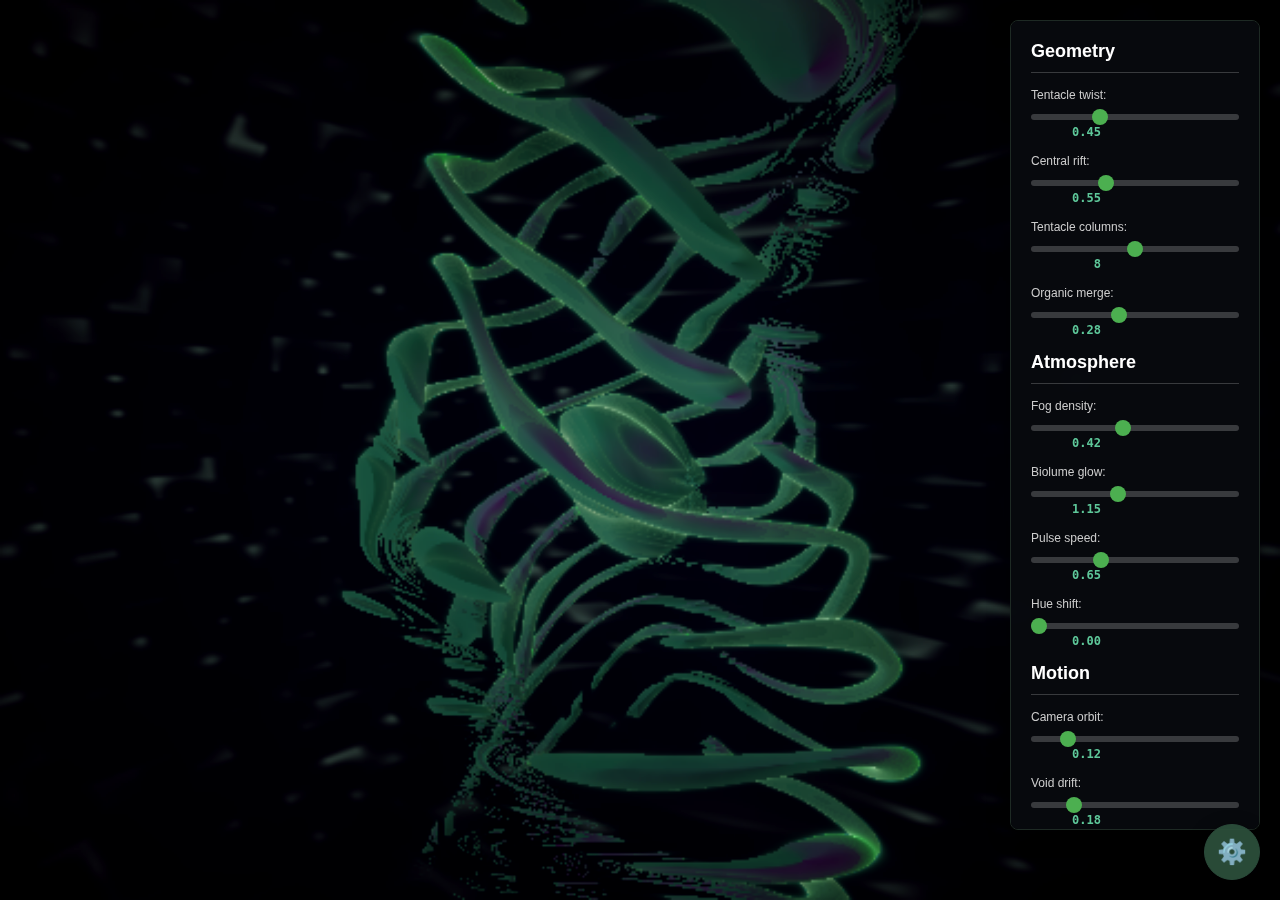
<file: lovecraft.html>
<!DOCTYPE html>
<html lang="en">

<head>
    <meta charset="UTF-8">
    <meta name="viewport" content="width=device-width, initial-scale=1.0">
    <title>Eldritch Rift — Lovecraftian Shader</title>
    <link rel="stylesheet" href="style.css">
    <style>
        body {
            background-color: #030208;
            color: #6a7a72;
        }

        canvas {
            filter: contrast(1.08) saturate(1.15);
            z-index: 1 !important;
            position: relative !important;
        }

        #toggleControls {
            position: fixed !important;
            bottom: 20px !important;
            right: 20px !important;
            z-index: 99999 !important;
            background: rgba(45, 80, 60, 0.92) !important;
            color: #c8e8d8 !important;
            border: 1px solid #2a4a3a !important;
            border-radius: 50% !important;
            width: 56px !important;
            height: 56px !important;
            font-size: 24px !important;
            cursor: pointer !important;
            box-shadow: 0 4px 16px rgba(0, 0, 0, 0.5) !important;
            transition: all 0.3s ease !important;
            display: block !important;
        }

        #toggleControls:hover {
            background: rgba(55, 100, 75, 1) !important;
            transform: scale(1.08) !important;
        }

        .controls-panel.hidden {
            transform: translateX(100%) !important;
        }

        .controls-panel {
            transition: transform 0.3s ease !important;
            background: rgba(8, 10, 14, 0.92);
            border: 1px solid #1e2a24;
            color: #9ab0a5;
            max-height: 90vh;
            overflow-y: auto;
        }

        h3 {
            color: #7dd4a8;
            border-bottom: 1px solid #1a3028;
        }

        input[type=range] {
            background: #1a2420;
        }

        .value-display {
            color: #5ec89a;
            font-family: monospace;
        }

        .reset-btn {
            background: #1a3028;
            color: #8ecfb0;
            border: 1px solid #2a4a3c;
        }
    </style>
</head>

<body>
    <p>Eldritch Rift — twisted geometry in the deep</p>
    <canvas>Your browser does not seem to support HTML canvas.</canvas>

    <div id="controls" class="controls-panel">
        <h3>Geometry</h3>
        <div class="control-group">
            <label for="tentacleTwist">Tentacle twist:</label>
            <input type="range" id="tentacleTwist" min="0.1" max="1.2" step="0.01" value="0.45">
            <span class="value-display" id="tentacleTwistValue">0.45</span>
        </div>
        <div class="control-group">
            <label for="riftSize">Central rift:</label>
            <input type="range" id="riftSize" min="0.2" max="1.2" step="0.01" value="0.55">
            <span class="value-display" id="riftSizeValue">0.55</span>
        </div>
        <div class="control-group">
            <label for="tentacleCount">Tentacle columns:</label>
            <input type="range" id="tentacleCount" min="4" max="12" step="1" value="8">
            <span class="value-display" id="tentacleCountValue">8</span>
        </div>
        <div class="control-group">
            <label for="merge">Organic merge:</label>
            <input type="range" id="merge" min="0.05" max="0.6" step="0.01" value="0.28">
            <span class="value-display" id="mergeValue">0.28</span>
        </div>

        <h3>Atmosphere</h3>
        <div class="control-group">
            <label for="fogDensity">Fog density:</label>
            <input type="range" id="fogDensity" min="0.05" max="0.9" step="0.01" value="0.42">
            <span class="value-display" id="fogDensityValue">0.42</span>
        </div>
        <div class="control-group">
            <label for="glowIntensity">Biolume glow:</label>
            <input type="range" id="glowIntensity" min="0.2" max="2.5" step="0.01" value="1.15">
            <span class="value-display" id="glowIntensityValue">1.15</span>
        </div>
        <div class="control-group">
            <label for="pulseSpeed">Pulse speed:</label>
            <input type="range" id="pulseSpeed" min="0.0" max="2.0" step="0.05" value="0.65">
            <span class="value-display" id="pulseSpeedValue">0.65</span>
        </div>
        <div class="control-group">
            <label for="colorShift">Hue shift:</label>
            <input type="range" id="colorShift" min="0.0" max="6.28" step="0.05" value="0.0">
            <span class="value-display" id="colorShiftValue">0.00</span>
        </div>

        <h3>Motion</h3>
        <div class="control-group">
            <label for="orbitSpeed">Camera orbit:</label>
            <input type="range" id="orbitSpeed" min="0.0" max="0.8" step="0.01" value="0.12">
            <span class="value-display" id="orbitSpeedValue">0.12</span>
        </div>
        <div class="control-group">
            <label for="driftSpeed">Void drift:</label>
            <input type="range" id="driftSpeed" min="0.0" max="1.0" step="0.01" value="0.18">
            <span class="value-display" id="driftSpeedValue">0.18</span>
        </div>

        <h3>Performance</h3>
        <div class="control-group">
            <label for="quality">Quality (resolution):</label>
            <input type="range" id="quality" min="0.15" max="1.0" step="0.05" value="0.45">
            <span class="value-display" id="qualityValue">0.45</span>
        </div>

        <button id="resetBtn" class="reset-btn">Reset to default</button>
    </div>
    <button id="toggleControls" title="Toggle controls">⚙️</button>

    <script type="x-shader/x-vertex" id="vertex-shader">
attribute vec2 a_position;
varying vec2 v_uv;

void main() {
  v_uv = a_position * 0.5 + 0.5;
  gl_Position = vec4(a_position, 0.0, 1.0);
}
</script>

    <script type="x-shader/x-fragment" id="fragment-shader">
precision mediump float;

uniform vec2 u_resolution;
uniform float u_time;

uniform float u_tentacleTwist;
uniform float u_riftSize;
uniform int u_tentacleCount;
uniform float u_merge;
uniform float u_fogDensity;
uniform float u_glowIntensity;
uniform float u_pulseSpeed;
uniform float u_colorShift;
uniform float u_orbitSpeed;
uniform float u_driftSpeed;

varying vec2 v_uv;

#define MAX_STEPS 72
#define MAX_DIST 28.0
#define SURF_DIST 0.004
#define PI 3.14159265

mat2 rot2(float a) {
  float s = sin(a);
  float c = cos(a);
  return mat2(c, -s, s, c);
}

float hash(vec2 p) {
  return fract(sin(dot(p, vec2(127.1, 311.7))) * 43758.5453);
}

float noise(vec2 p) {
  vec2 i = floor(p);
  vec2 f = fract(p);
  vec2 u = f * f * (3.0 - 2.0 * f);
  return mix(
    mix(hash(i), hash(i + vec2(1.0, 0.0)), u.x),
    mix(hash(i + vec2(0.0, 1.0)), hash(i + vec2(1.0, 1.0)), u.x),
    u.y
  );
}

float fbm(vec2 p) {
  float v = 0.0;
  float a = 0.5;
  for (int i = 0; i < 5; i++) {
    v += a * noise(p);
    p *= 2.1;
    a *= 0.5;
  }
  return v;
}

float smin(float a, float b, float k) {
  float h = clamp(0.5 + 0.5 * (b - a) / k, 0.0, 1.0);
  return mix(b, a, h) - k * h * (1.0 - h);
}

float sdSphere(vec3 p, float r) {
  return length(p) - r;
}

// Warp position for non-euclidean unease
vec3 domainWarp(vec3 p, float t) {
  vec3 q = p;
  float w = u_driftSpeed;
  q.x += 0.35 * sin(q.y * 1.7 + q.z * 0.8 + t * w);
  q.y += 0.25 * sin(q.z * 1.5 + q.x * 0.9 + t * w * 1.3);
  q.z += 0.3 * sin(q.x * 1.2 + q.y * 1.1 + t * w * 0.9);
  return q;
}

float sceneSDF(vec3 p0) {
  vec3 p = domainWarp(p0, u_time);
  float m = u_merge;

  float tw = u_tentacleTwist;
  float t = u_time * u_pulseSpeed;

  // Central "rift" — pulsating, slightly irregular sphere
  float ang = atan(p.y, p.x);
  float rPulse = u_riftSize * (1.0 + 0.12 * sin(ang * 6.0 + t * 2.0));
  float eye = sdSphere(p, rPulse);

  // Helix twist on horizontal plane for tentacle ring
  vec3 pt = p;
  float helix = tw * pt.y * 2.5;
  pt.xz *= rot2(helix + t * 0.15);

  float d = eye;
  int count = u_tentacleCount;

  for (int i = 0; i < 12; i++) {
    if (i >= count) break;
    float fi = float(i);
    float a = (2.0 * PI * fi) / float(count);
    vec3 q = pt;
    q.xz *= rot2(a + t * 0.08);
    q.x -= 1.65 + 0.08 * sin(t + fi);

    float wave = 0.22 * sin(q.y * 3.2 + fi * 1.7 + t * 1.5);
    q.z += wave;
    q.x += 0.06 * sin(q.y * 5.0 + t);

    float rad = 0.11 + 0.035 * sin(q.y * 7.0 + t * 2.5 + fi);
    float cyl = length(q.xz) - rad;
    float cap = max(cyl, abs(q.y) - 3.8 - 0.15 * sin(q.x * 4.0 + t));

    d = smin(d, cap, m);
  }

  // Secondary smaller tendrils (higher frequency)
  vec3 ps = p * vec3(1.1, 1.4, 1.1);
  ps.xz *= rot2(t * 0.2);
  float tend = length(vec2(length(ps.xz) - 0.35, ps.y * 0.9)) - 0.04;
  tend = max(tend - 0.02 * sin(ps.y * 12.0 + t * 3.0), abs(ps.y) - 2.2);
  d = smin(d, tend, m * 0.6);

  return d;
}

vec3 calcNormal(vec3 p) {
  vec2 e = vec2(0.0015, 0.0);
  float d = sceneSDF(p);
  return normalize(vec3(
    sceneSDF(p + e.xyy) - d,
    sceneSDF(p + e.yxy) - d,
    sceneSDF(p + e.yyx) - d
  ));
}

vec3 eldritchColor(vec3 p, vec3 n, float glowAmt, float marchT) {
  float t = u_time * u_pulseSpeed + u_colorShift;
  float pulse = 0.5 + 0.5 * sin(length(p) * 4.0 + t * 2.0);

  vec3 deep = vec3(0.02, 0.03, 0.06);
  vec3 sick = vec3(0.12, 0.42, 0.28);
  vec3 violet = vec3(0.35, 0.1, 0.45);
  vec3 bile = vec3(0.25, 0.55, 0.35);

  float nDot = 0.5 + 0.5 * dot(n, normalize(vec3(0.2, 0.85, 0.35)));
  float cavity = 0.35 + 0.65 * fbm(p.xz * 2.5 + p.y);

  vec3 base = mix(deep, mix(sick, violet, pulse * nDot), cavity);
  base = mix(base, bile, glowAmt * 0.85);

  float rim = pow(1.0 - max(dot(n, vec3(0.0, 0.0, 1.0)), 0.0), 3.0);
  base += vec3(0.15, 0.45, 0.35) * rim * 0.4;

  // Depth desaturation
  float fogMix = 1.0 - exp(-marchT * 0.045);
  base = mix(base, deep * 1.2, fogMix * 0.5);

  return base;
}

vec4 raymarch(vec3 ro, vec3 rd) {
  float t = 0.0;
  float glow = 0.0;
  float minD = 1e5;

  for (int i = 0; i < MAX_STEPS; i++) {
    vec3 p = ro + rd * t;
    float d = sceneSDF(p);
    minD = min(minD, d);

    glow += u_fogDensity * 0.018 / (0.025 + d * d * 18.0);

    t += d;
    if (t > MAX_DIST) break;
    if (d < SURF_DIST) {
      vec3 n = calcNormal(p);
      vec3 col = eldritchColor(p, n, glow, t);
      return vec4(col, t);
    }
  }

  // Miss — sky / void
  vec2 sn = rd.xy * 40.0 + u_time * 0.02;
  float stars = pow(noise(sn), 12.0) * 0.85;
  float neb = fbm(rd.xz * 3.0 + u_time * u_driftSpeed * 0.1);
  vec3 sky = vec3(0.01, 0.015, 0.04);
  sky += vec3(0.08, 0.03, 0.12) * neb * 0.35;
  sky += vec3(0.35, 0.5, 0.4) * stars;

  vec3 col = sky + vec3(0.15, 0.55, 0.35) * glow * u_glowIntensity * 0.12;
  return vec4(col, MAX_DIST);
}

void main() {
  vec2 uv = (v_uv - 0.5) * 2.0;
  uv.x *= u_resolution.x / u_resolution.y;

  float orbit = u_time * u_orbitSpeed;
  float camR = 4.1;
  vec3 ro = vec3(camR * cos(orbit), 0.35 + 0.25 * sin(u_time * 0.2), camR * sin(orbit));
  vec3 target = vec3(0.0, 0.1, 0.0);

  vec3 f = normalize(target - ro);
  vec3 r = normalize(cross(vec3(0.0, 1.0, 0.0), f));
  vec3 u = cross(f, r);
  vec3 rd = normalize(f + uv.x * r + uv.y * u);

  vec4 hit = raymarch(ro, rd);
  vec3 col = hit.rgb;

  // Vignette
  float vig = 1.0 - length(v_uv - 0.5) * 1.15;
  col *= vig;

  // Subtle corner tint (mild chromatic unease)
  float ca = length(v_uv - 0.5);
  col.rb += vec2(0.02, 0.015) * ca;

  col = col / (col + vec3(0.85));
  col = pow(col, vec3(0.95));

  gl_FragColor = vec4(col, 1.0);
}
</script>

    <script>
        const canvas = document.querySelector("canvas");
        const gl = canvas.getContext("webgl");

        function createShader(gl, type, source) {
            const shader = gl.createShader(type);
            gl.shaderSource(shader, source);
            gl.compileShader(shader);
            if (!gl.getShaderParameter(shader, gl.COMPILE_STATUS)) {
                console.error(gl.getShaderInfoLog(shader));
                gl.deleteShader(shader);
                return null;
            }
            return shader;
        }

        const vertexShaderSource = document.getElementById("vertex-shader").text;
        const fragmentShaderSource = document.getElementById("fragment-shader").text;

        const vertexShader = createShader(gl, gl.VERTEX_SHADER, vertexShaderSource);
        const fragmentShader = createShader(gl, gl.FRAGMENT_SHADER, fragmentShaderSource);

        const program = gl.createProgram();
        gl.attachShader(program, vertexShader);
        gl.attachShader(program, fragmentShader);
        gl.linkProgram(program);

        if (!gl.getProgramParameter(program, gl.LINK_STATUS)) {
            console.error(gl.getProgramInfoLog(program));
        }

        gl.useProgram(program);

        const positionLocation = gl.getAttribLocation(program, "a_position");
        const buffer = gl.createBuffer();
        gl.bindBuffer(gl.ARRAY_BUFFER, buffer);
        gl.bufferData(gl.ARRAY_BUFFER, new Float32Array([
            -1, -1, 1, -1, -1, 1,
            -1, 1, 1, -1, 1, 1
        ]), gl.STATIC_DRAW);
        gl.enableVertexAttribArray(positionLocation);
        gl.vertexAttribPointer(positionLocation, 2, gl.FLOAT, false, 0, 0);

        const uResolution = gl.getUniformLocation(program, "u_resolution");
        const uTime = gl.getUniformLocation(program, "u_time");
        const uTentacleTwist = gl.getUniformLocation(program, "u_tentacleTwist");
        const uRiftSize = gl.getUniformLocation(program, "u_riftSize");
        const uTentacleCount = gl.getUniformLocation(program, "u_tentacleCount");
        const uMerge = gl.getUniformLocation(program, "u_merge");
        const uFogDensity = gl.getUniformLocation(program, "u_fogDensity");
        const uGlowIntensity = gl.getUniformLocation(program, "u_glowIntensity");
        const uPulseSpeed = gl.getUniformLocation(program, "u_pulseSpeed");
        const uColorShift = gl.getUniformLocation(program, "u_colorShift");
        const uOrbitSpeed = gl.getUniformLocation(program, "u_orbitSpeed");
        const uDriftSpeed = gl.getUniformLocation(program, "u_driftSpeed");

        const defaults = {
            tentacleTwist: 0.45,
            riftSize: 0.55,
            tentacleCount: 8,
            merge: 0.28,
            fogDensity: 0.42,
            glowIntensity: 1.15,
            pulseSpeed: 0.65,
            colorShift: 0.0,
            orbitSpeed: 0.12,
            driftSpeed: 0.18,
            quality: 0.45
        };

        let params = { ...defaults };

        function setupControls() {
            const bind = (id, key, intVal = false) => {
                const input = document.getElementById(id);
                const display = document.getElementById(id + "Value");
                input.addEventListener("input", (e) => {
                    const v = intVal ? parseInt(e.target.value, 10) : parseFloat(e.target.value);
                    params[key] = v;
                    if (display) display.textContent = intVal ? String(v) : v.toFixed(2);
                });
            };

            bind("tentacleTwist", "tentacleTwist");
            bind("riftSize", "riftSize");
            bind("tentacleCount", "tentacleCount", true);
            bind("merge", "merge");
            bind("fogDensity", "fogDensity");
            bind("glowIntensity", "glowIntensity");
            bind("pulseSpeed", "pulseSpeed");
            bind("colorShift", "colorShift");
            bind("orbitSpeed", "orbitSpeed");
            bind("driftSpeed", "driftSpeed");
            bind("quality", "quality");

            document.getElementById("resetBtn").addEventListener("click", () => {
                params = { ...defaults };
                Object.keys(defaults).forEach((key) => {
                    const input = document.getElementById(key);
                    const display = document.getElementById(key + "Value");
                    if (input) {
                        input.value = params[key];
                        if (display) {
                            display.textContent = key === "tentacleCount"
                                ? String(params[key])
                                : Number(params[key]).toFixed(2);
                        }
                    }
                });
            });
        }

        setupControls();

        const toggleBtn = document.getElementById("toggleControls");
        const controlsPanel = document.getElementById("controls");
        if (toggleBtn && controlsPanel) {
            let controlsVisible = true;
            toggleBtn.addEventListener("click", () => {
                controlsVisible = !controlsVisible;
                if (controlsVisible) {
                    controlsPanel.classList.remove("hidden");
                    toggleBtn.textContent = "⚙️";
                } else {
                    controlsPanel.classList.add("hidden");
                    toggleBtn.textContent = "👁️";
                }
            });
        }

        let startTime = Date.now();

        function render() {
            const displayWidth = canvas.clientWidth;
            const displayHeight = canvas.clientHeight;
            const targetWidth = Math.floor(displayWidth * params.quality);
            const targetHeight = Math.floor(displayHeight * params.quality);

            if (canvas.width !== targetWidth || canvas.height !== targetHeight) {
                canvas.width = targetWidth;
                canvas.height = targetHeight;
                gl.viewport(0, 0, targetWidth, targetHeight);
            }

            const time = (Date.now() - startTime) * 0.001;

            gl.uniform2f(uResolution, targetWidth, targetHeight);
            gl.uniform1f(uTime, time);
            gl.uniform1f(uTentacleTwist, params.tentacleTwist);
            gl.uniform1f(uRiftSize, params.riftSize);
            gl.uniform1i(uTentacleCount, params.tentacleCount);
            gl.uniform1f(uMerge, params.merge);
            gl.uniform1f(uFogDensity, params.fogDensity);
            gl.uniform1f(uGlowIntensity, params.glowIntensity);
            gl.uniform1f(uPulseSpeed, params.pulseSpeed);
            gl.uniform1f(uColorShift, params.colorShift);
            gl.uniform1f(uOrbitSpeed, params.orbitSpeed);
            gl.uniform1f(uDriftSpeed, params.driftSpeed);

            gl.drawArrays(gl.TRIANGLES, 0, 6);
            requestAnimationFrame(render);
        }

        render();
    </script>
</body>

</html>
</file>
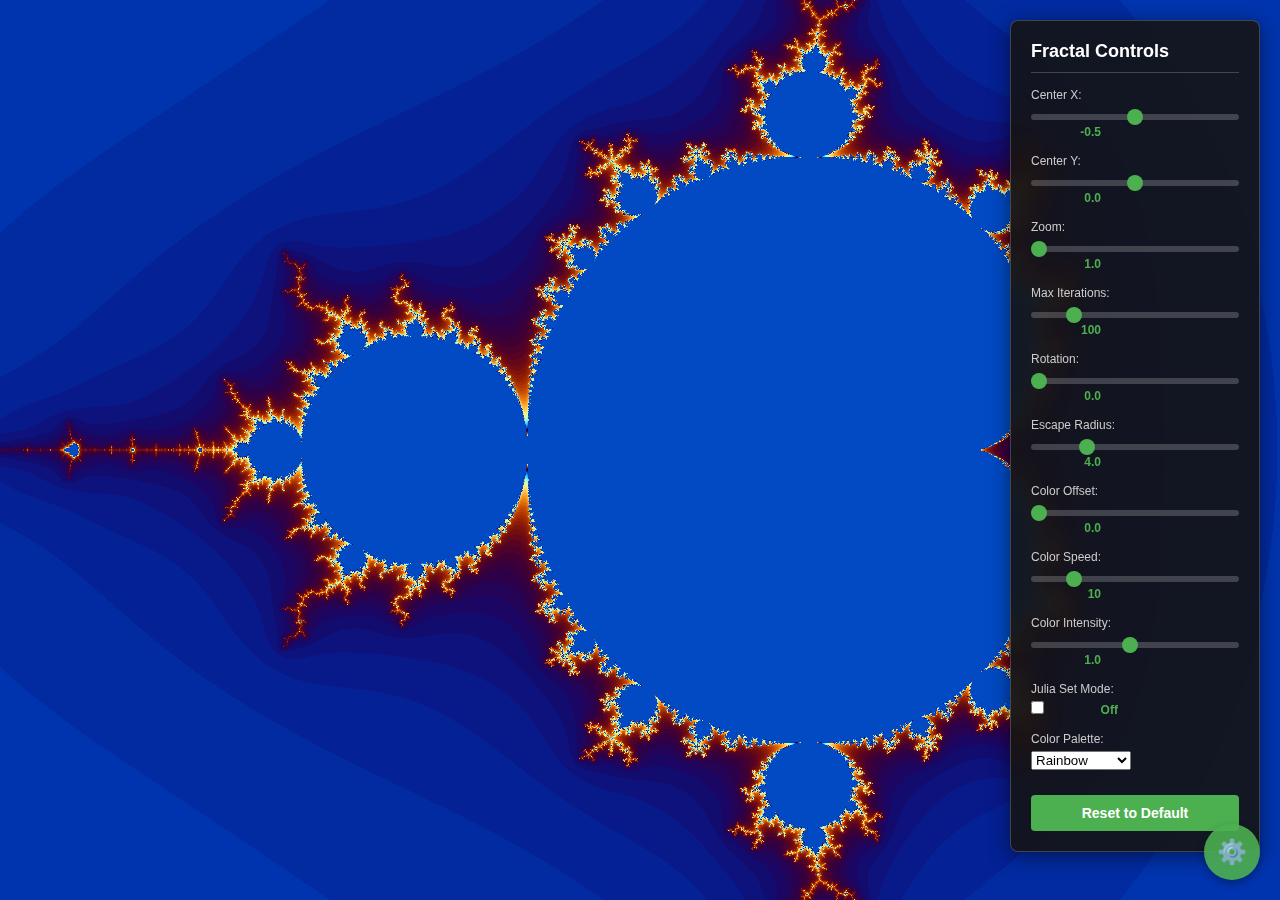
<file: mandelbrot.html>
<!DOCTYPE html>
<html lang="en">

<head>
  <meta charset="UTF-8">
  <meta name="viewport" content="width=device-width, initial-scale=1.0">
  <title>Hello World! Hello GLSL!</title>
  <link rel="stylesheet" href="style.css">
  <style>
    /* Ensure canvas doesn't block the button */
    canvas {
      z-index: 1 !important;
      position: relative !important;
    }
    
    /* Toggle button */
    #toggleControls2 {
      position: fixed !important;
      bottom: 20px !important;
      right: 20px !important;
      z-index: 99999 !important;
      background: rgba(76, 175, 80, 0.9) !important;
      color: white !important;
      border: none !important;
      border-radius: 50% !important;
      width: 56px !important;
      height: 56px !important;
      font-size: 24px !important;
      cursor: pointer !important;
      box-shadow: 0 4px 8px rgba(0, 0, 0, 0.3) !important;
      transition: all 0.3s ease !important;
      display: block !important;
      visibility: visible !important;
      opacity: 1 !important;
      pointer-events: auto !important;
      margin: 0 !important;
      padding: 0 !important;
    }

    #toggleControls2:hover {
      background: rgba(76, 175, 80, 1) !important;
      transform: scale(1.1) !important;
    }

    .controls-panel.hidden {
      transform: translateX(100%) !important;
    }

    .controls-panel {
      transition: transform 0.3s ease !important;
    }
  </style>

</head>

<body>
  <p>Hello World! Hello GLSL!</p>
  <canvas>Your browser does not seem to support HTML canvas.</canvas>
  <div id="controls" class="controls-panel">
    <h3>Fractal Controls</h3>
    <div class="control-group">
      <label for="centerX">Center X:</label>
      <input type="range" id="centerX" min="-2" max="1" step="0.001" value="-0.5">
      <span class="value-display" id="centerXValue">-0.5</span>
    </div>
    <div class="control-group">
      <label for="centerY">Center Y:</label>
      <input type="range" id="centerY" min="-1.5" max="1.5" step="0.001" value="0.0">
      <span class="value-display" id="centerYValue">0.0</span>
    </div>
    <div class="control-group">
      <label for="zoom">Zoom:</label>
      <input type="range" id="zoom" min="0.1" max="1000" step="0.1" value="1.0">
      <span class="value-display" id="zoomValue">1.0</span>
    </div>
    <div class="control-group">
      <label for="maxIterations">Max Iterations:</label>
      <input type="range" id="maxIterations" min="10" max="500" step="10" value="100">
      <span class="value-display" id="maxIterationsValue">100</span>
    </div>
    <div class="control-group">
      <label for="rotation">Rotation:</label>
      <input type="range" id="rotation" min="0" max="6.28" step="0.01" value="0.0">
      <span class="value-display" id="rotationValue">0.0</span>
    </div>
    <div class="control-group">
      <label for="escapeRadius">Escape Radius:</label>
      <input type="range" id="escapeRadius" min="2.0" max="10.0" step="0.1" value="4.0">
      <span class="value-display" id="escapeRadiusValue">4.0</span>
    </div>
    <div class="control-group">
      <label for="colorOffset">Color Offset:</label>
      <input type="range" id="colorOffset" min="0" max="6.28" step="0.1" value="0.0">
      <span class="value-display" id="colorOffsetValue">0.0</span>
    </div>
    <div class="control-group">
      <label for="colorSpeed">Color Speed:</label>
      <input type="range" id="colorSpeed" min="1" max="50" step="1" value="10">
      <span class="value-display" id="colorSpeedValue">10</span>
    </div>
    <div class="control-group">
      <label for="colorIntensity">Color Intensity:</label>
      <input type="range" id="colorIntensity" min="0.1" max="2.0" step="0.1" value="1.0">
      <span class="value-display" id="colorIntensityValue">1.0</span>
    </div>
    <div class="control-group">
      <label for="juliaMode">Julia Set Mode:</label>
      <input type="checkbox" id="juliaMode">
      <span class="value-display" id="juliaModeValue">Off</span>
    </div>
    <div class="control-group" id="juliaControls" style="display: none;">
      <label for="juliaX">Julia C X:</label>
      <input type="range" id="juliaX" min="-2" max="2" step="0.001" value="-0.7269">
      <span class="value-display" id="juliaXValue">-0.7269</span>
    </div>
    <div class="control-group" id="juliaControls2" style="display: none;">
      <label for="juliaY">Julia C Y:</label>
      <input type="range" id="juliaY" min="-2" max="2" step="0.001" value="0.1889">
      <span class="value-display" id="juliaYValue">0.1889</span>
    </div>
    <div class="control-group">
      <label for="colorPalette">Color Palette:</label>
      <select id="colorPalette">
        <option value="0">Rainbow</option>
        <option value="1">Fire</option>
        <option value="2">Ocean</option>
        <option value="3">Forest</option>
        <option value="4">Sunset</option>
        <option value="5">Monochrome</option>
      </select>
    </div>
    <button id="resetBtn" class="reset-btn">Reset to Default</button>
  </div>
  <button id="toggleControls2" title="Toggle Controls">⚙️</button>
  <script type="x-shader/x-vertex" id="vertex-shader">
  attribute vec2 a_position;
  varying vec2 v_uv;
  
  void main() {
    v_uv = a_position * 0.5 + 0.5; // Convert from -1..1 to 0..1
    gl_Position = vec4(a_position, 0.0, 1.0);
  }
</script>
  <script type="x-shader/x-fragment" id="fragment-shader">
  precision mediump float;
  
  uniform vec2 u_resolution;
  uniform vec2 u_center;
  uniform float u_zoom;
  uniform int u_maxIterations;
  uniform float u_rotation;
  uniform float u_escapeRadius;
  uniform float u_colorOffset;
  uniform float u_colorSpeed;
  uniform float u_colorIntensity;
  uniform int u_juliaMode;
  uniform vec2 u_juliaC;
  uniform int u_colorPalette;
  
  varying vec2 v_uv;
  
  // Color palette functions
  vec3 paletteRainbow(float t) {
    return vec3(
      0.5 + 0.5 * cos(3.0 + t * u_colorSpeed + u_colorOffset),
      0.5 + 0.5 * cos(2.0 + t * u_colorSpeed + u_colorOffset),
      0.5 + 0.5 * cos(1.0 + t * u_colorSpeed + u_colorOffset)
    );
  }
  
  vec3 paletteFire(float t) {
    return vec3(
      t * u_colorIntensity,
      t * t * u_colorIntensity * 0.5,
      t * t * t * u_colorIntensity * 0.1
    );
  }
  
  vec3 paletteOcean(float t) {
    return vec3(
      0.1 + 0.3 * sin(t * u_colorSpeed + u_colorOffset),
      0.3 + 0.5 * sin(t * u_colorSpeed + u_colorOffset + 1.0),
      0.7 + 0.3 * sin(t * u_colorSpeed + u_colorOffset + 2.0)
    );
  }
  
  vec3 paletteForest(float t) {
    return vec3(
      0.1 + 0.2 * sin(t * u_colorSpeed + u_colorOffset),
      0.4 + 0.4 * sin(t * u_colorSpeed + u_colorOffset + 1.5),
      0.2 + 0.2 * sin(t * u_colorSpeed + u_colorOffset + 0.5)
    );
  }
  
  vec3 paletteSunset(float t) {
    return vec3(
      0.8 + 0.2 * cos(t * u_colorSpeed + u_colorOffset),
      0.4 + 0.3 * cos(t * u_colorSpeed + u_colorOffset + 1.0),
      0.2 + 0.2 * cos(t * u_colorSpeed + u_colorOffset + 2.0)
    );
  }
  
  vec3 paletteMonochrome(float t) {
    float gray = 0.5 + 0.5 * sin(t * u_colorSpeed + u_colorOffset);
    return vec3(gray * u_colorIntensity);
  }
  
  vec3 getColor(float t) {
    if (u_colorPalette == 0) return paletteRainbow(t);
    else if (u_colorPalette == 1) return paletteFire(t);
    else if (u_colorPalette == 2) return paletteOcean(t);
    else if (u_colorPalette == 3) return paletteForest(t);
    else if (u_colorPalette == 4) return paletteSunset(t);
    else return paletteMonochrome(t);
  }
  
  void main() {
    // Map pixel coordinates to complex plane
    vec2 c = (v_uv - 0.5) * 2.0;
    c.x *= u_resolution.x / u_resolution.y; // Aspect ratio correction
    
    // Apply rotation
    float cosR = cos(u_rotation);
    float sinR = sin(u_rotation);
    c = vec2(c.x * cosR - c.y * sinR, c.x * sinR + c.y * cosR);
    
    // Apply zoom and center
    c = c / u_zoom + u_center;
    
    // Determine if we're in Julia set mode
    vec2 z;
    vec2 constant;
    if (u_juliaMode == 1) {
      // Julia set: z starts at c, constant is u_juliaC
      z = c;
      constant = u_juliaC;
    } else {
      // Mandelbrot set: z starts at 0, constant is c
      z = vec2(0.0);
      constant = c;
    }
    
    int iterations = 0;
    
    for (int i = 0; i < 256; i++) {
      if (i >= u_maxIterations) break;
      
      // z = z^2 + constant
      float x = (z.x * z.x - z.y * z.y) + constant.x;
      float y = (z.x * z.y * 2.0) + constant.y;
      z = vec2(x, y);
      
      // Check if escaped
      if (dot(z, z) > u_escapeRadius * u_escapeRadius) {
        iterations = i;
        break;
      }
    }
    
    // Color based on iterations
    float t = float(iterations) / float(u_maxIterations);
    
    if (iterations == u_maxIterations) {
      // Inside the set - black
      gl_FragColor = vec4(0.0, 0.0, 0.0, 1.0);
    } else {
      // Outside the set - use selected color palette
      vec3 color = getColor(t);
      gl_FragColor = vec4(color, 1.0);
    }
  }
</script>
  <script>
    const canvas = document.querySelector("canvas");

    const gl = getRenderingContext();
    let source = document.querySelector("#vertex-shader").innerHTML;
    const vertexShader = gl.createShader(gl.VERTEX_SHADER);
    gl.shaderSource(vertexShader, source);
    gl.compileShader(vertexShader);

    source = document.querySelector("#fragment-shader").innerHTML;
    const fragmentShader = gl.createShader(gl.FRAGMENT_SHADER);
    gl.shaderSource(fragmentShader, source);
    gl.compileShader(fragmentShader);
    const program = gl.createProgram();
    gl.attachShader(program, vertexShader);
    gl.attachShader(program, fragmentShader);
    gl.linkProgram(program);
    gl.detachShader(program, vertexShader);
    gl.detachShader(program, fragmentShader);
    gl.deleteShader(vertexShader);
    gl.deleteShader(fragmentShader);
    if (!gl.getProgramParameter(program, gl.LINK_STATUS)) {
      const linkErrLog = gl.getProgramInfoLog(program);
      cleanup();
      document.querySelector("p").textContent =
        `Shader program did not link successfully. Error log: ${linkErrLog}`;
      throw new Error("Program failed to link");
    }

    let buffer;
    initializeAttributes();

    // Get uniform locations
    const resolutionLocation = gl.getUniformLocation(program, "u_resolution");
    const centerLocation = gl.getUniformLocation(program, "u_center");
    const zoomLocation = gl.getUniformLocation(program, "u_zoom");
    const maxIterationsLocation = gl.getUniformLocation(program, "u_maxIterations");
    const rotationLocation = gl.getUniformLocation(program, "u_rotation");
    const escapeRadiusLocation = gl.getUniformLocation(program, "u_escapeRadius");
    const colorOffsetLocation = gl.getUniformLocation(program, "u_colorOffset");
    const colorSpeedLocation = gl.getUniformLocation(program, "u_colorSpeed");
    const colorIntensityLocation = gl.getUniformLocation(program, "u_colorIntensity");
    const juliaModeLocation = gl.getUniformLocation(program, "u_juliaMode");
    const juliaCLocation = gl.getUniformLocation(program, "u_juliaC");
    const colorPaletteLocation = gl.getUniformLocation(program, "u_colorPalette");

    // Mandelbrot parameters (mutable for UI controls)
    let center = [-0.5, 0.0]; // Default center of Mandelbrot set
    let zoom = 1.0;
    let maxIterations = 100;
    let rotation = 0.0;
    let escapeRadius = 4.0;
    let colorOffset = 0.0;
    let colorSpeed = 10.0;
    let colorIntensity = 1.0;
    let juliaMode = false;
    let juliaC = [-0.7269, 0.1889];
    let colorPalette = 0;

    // Initialize UI controls
    function initializeControls() {
      const centerXSlider = document.getElementById('centerX');
      const centerYSlider = document.getElementById('centerY');
      const zoomSlider = document.getElementById('zoom');
      const maxIterationsSlider = document.getElementById('maxIterations');
      const rotationSlider = document.getElementById('rotation');
      const escapeRadiusSlider = document.getElementById('escapeRadius');
      const colorOffsetSlider = document.getElementById('colorOffset');
      const colorSpeedSlider = document.getElementById('colorSpeed');
      const colorIntensitySlider = document.getElementById('colorIntensity');
      const juliaModeCheckbox = document.getElementById('juliaMode');
      const juliaXSlider = document.getElementById('juliaX');
      const juliaYSlider = document.getElementById('juliaY');
      const colorPaletteSelect = document.getElementById('colorPalette');
      const resetBtn = document.getElementById('resetBtn');

      const centerXValue = document.getElementById('centerXValue');
      const centerYValue = document.getElementById('centerYValue');
      const zoomValue = document.getElementById('zoomValue');
      const maxIterationsValue = document.getElementById('maxIterationsValue');
      const rotationValue = document.getElementById('rotationValue');
      const escapeRadiusValue = document.getElementById('escapeRadiusValue');
      const colorOffsetValue = document.getElementById('colorOffsetValue');
      const colorSpeedValue = document.getElementById('colorSpeedValue');
      const colorIntensityValue = document.getElementById('colorIntensityValue');
      const juliaModeValue = document.getElementById('juliaModeValue');
      const juliaXValue = document.getElementById('juliaXValue');
      const juliaYValue = document.getElementById('juliaYValue');

      const juliaControls = document.getElementById('juliaControls');
      const juliaControls2 = document.getElementById('juliaControls2');

      // Update center X
      centerXSlider.addEventListener('input', (e) => {
        center[0] = parseFloat(e.target.value);
        centerXValue.textContent = center[0].toFixed(3);
      });

      // Update center Y
      centerYSlider.addEventListener('input', (e) => {
        center[1] = parseFloat(e.target.value);
        centerYValue.textContent = center[1].toFixed(3);
      });

      // Update zoom
      zoomSlider.addEventListener('input', (e) => {
        zoom = parseFloat(e.target.value);
        zoomValue.textContent = zoom.toFixed(2);
      });

      // Update max iterations
      maxIterationsSlider.addEventListener('input', (e) => {
        maxIterations = parseInt(e.target.value);
        maxIterationsValue.textContent = maxIterations;
      });

      // Update rotation
      rotationSlider.addEventListener('input', (e) => {
        rotation = parseFloat(e.target.value);
        rotationValue.textContent = rotation.toFixed(2);
      });

      // Update escape radius
      escapeRadiusSlider.addEventListener('input', (e) => {
        escapeRadius = parseFloat(e.target.value);
        escapeRadiusValue.textContent = escapeRadius.toFixed(1);
      });

      // Update color offset
      colorOffsetSlider.addEventListener('input', (e) => {
        colorOffset = parseFloat(e.target.value);
        colorOffsetValue.textContent = colorOffset.toFixed(1);
      });

      // Update color speed
      colorSpeedSlider.addEventListener('input', (e) => {
        colorSpeed = parseFloat(e.target.value);
        colorSpeedValue.textContent = colorSpeed;
      });

      // Update color intensity
      colorIntensitySlider.addEventListener('input', (e) => {
        colorIntensity = parseFloat(e.target.value);
        colorIntensityValue.textContent = colorIntensity.toFixed(1);
      });

      // Update Julia mode
      juliaModeCheckbox.addEventListener('change', (e) => {
        juliaMode = e.target.checked;
        juliaModeValue.textContent = juliaMode ? 'On' : 'Off';
        juliaControls.style.display = juliaMode ? 'block' : 'none';
        juliaControls2.style.display = juliaMode ? 'block' : 'none';
      });

      // Update Julia C X
      juliaXSlider.addEventListener('input', (e) => {
        juliaC[0] = parseFloat(e.target.value);
        juliaXValue.textContent = juliaC[0].toFixed(4);
      });

      // Update Julia C Y
      juliaYSlider.addEventListener('input', (e) => {
        juliaC[1] = parseFloat(e.target.value);
        juliaYValue.textContent = juliaC[1].toFixed(4);
      });

      // Update color palette
      colorPaletteSelect.addEventListener('change', (e) => {
        colorPalette = parseInt(e.target.value);
      });

      // Reset button
      resetBtn.addEventListener('click', () => {
        center = [-0.5, 0.0];
        zoom = 1.0;
        maxIterations = 100;
        rotation = 0.0;
        escapeRadius = 4.0;
        colorOffset = 0.0;
        colorSpeed = 10.0;
        colorIntensity = 1.0;
        juliaMode = false;
        juliaC = [-0.7269, 0.1889];
        colorPalette = 0;

        centerXSlider.value = center[0];
        centerYSlider.value = center[1];
        zoomSlider.value = zoom;
        maxIterationsSlider.value = maxIterations;
        rotationSlider.value = rotation;
        escapeRadiusSlider.value = escapeRadius;
        colorOffsetSlider.value = colorOffset;
        colorSpeedSlider.value = colorSpeed;
        colorIntensitySlider.value = colorIntensity;
        juliaModeCheckbox.checked = juliaMode;
        juliaXSlider.value = juliaC[0];
        juliaYSlider.value = juliaC[1];
        colorPaletteSelect.value = colorPalette;

        centerXValue.textContent = center[0].toFixed(3);
        centerYValue.textContent = center[1].toFixed(3);
        zoomValue.textContent = zoom.toFixed(2);
        maxIterationsValue.textContent = maxIterations;
        rotationValue.textContent = rotation.toFixed(2);
        escapeRadiusValue.textContent = escapeRadius.toFixed(1);
        colorOffsetValue.textContent = colorOffset.toFixed(1);
        colorSpeedValue.textContent = colorSpeed;
        colorIntensityValue.textContent = colorIntensity.toFixed(1);
        juliaModeValue.textContent = juliaMode ? 'On' : 'Off';
        juliaXValue.textContent = juliaC[0].toFixed(4);
        juliaYValue.textContent = juliaC[1].toFixed(4);

        juliaControls.style.display = juliaMode ? 'block' : 'none';
        juliaControls2.style.display = juliaMode ? 'block' : 'none';
      });
    }

    initializeControls();

    // Toggle controls visibility
    const toggleBtn = document.getElementById('toggleControls2');
    const controlsPanel = document.getElementById('controls');
    if (toggleBtn && controlsPanel) {
      // Ensure button is visible
      toggleBtn.style.display = 'block';
      toggleBtn.style.visibility = 'visible';
      toggleBtn.style.opacity = '1';
      toggleBtn.style.pointerEvents = 'auto';
      
      let controlsVisible = true;
      toggleBtn.addEventListener('click', () => {
        controlsVisible = !controlsVisible;
        if (controlsVisible) {
          controlsPanel.classList.remove('hidden');
          toggleBtn.textContent = '⚙️';
        } else {
          controlsPanel.classList.add('hidden');
          toggleBtn.textContent = '👁️';
        }
      });
    }

    function render() {
      // Update viewport if canvas size changed
      const width = canvas.clientWidth;
      const height = canvas.clientHeight;
      if (canvas.width !== width || canvas.height !== height) {
        canvas.width = width;
        canvas.height = height;
        gl.viewport(0, 0, width, height);
      }

      // Clear and draw
      gl.clear(gl.COLOR_BUFFER_BIT);
      gl.useProgram(program);

      // Set uniforms
      gl.uniform2f(resolutionLocation, width, height);
      gl.uniform2f(centerLocation, center[0], center[1]);
      gl.uniform1f(zoomLocation, zoom);
      gl.uniform1i(maxIterationsLocation, maxIterations);
      gl.uniform1f(rotationLocation, rotation);
      gl.uniform1f(escapeRadiusLocation, escapeRadius);
      gl.uniform1f(colorOffsetLocation, colorOffset);
      gl.uniform1f(colorSpeedLocation, colorSpeed);
      gl.uniform1f(colorIntensityLocation, colorIntensity);
      gl.uniform1i(juliaModeLocation, juliaMode ? 1 : 0);
      gl.uniform2f(juliaCLocation, juliaC[0], juliaC[1]);
      gl.uniform1i(colorPaletteLocation, colorPalette);

      // Draw full-screen quad (2 triangles = 6 vertices)
      gl.drawArrays(gl.TRIANGLES, 0, 6);

      requestAnimationFrame(render);
    }

    render();

    function getRenderingContext() {
      canvas.width = canvas.clientWidth;
      canvas.height = canvas.clientHeight;
      const gl = canvas.getContext("webgl");
      gl.viewport(0, 0, gl.drawingBufferWidth, gl.drawingBufferHeight);
      gl.clearColor(0.0, 0.0, 0.0, 1.0);
      gl.clear(gl.COLOR_BUFFER_BIT);
      return gl;
    }

    function initializeAttributes() {
      // Define full-screen quad as two triangles (covering -1 to 1 in both dimensions)
      const quadVertices = new Float32Array([
        // First triangle
        -1.0, -1.0,
        1.0, -1.0,
        -1.0, 1.0,
        // Second triangle
        -1.0, 1.0,
        1.0, -1.0,
        1.0, 1.0
      ]);

      // Get the attribute location
      const positionLocation = gl.getAttribLocation(program, "a_position");

      // Create and bind buffer
      buffer = gl.createBuffer();
      gl.bindBuffer(gl.ARRAY_BUFFER, buffer);
      gl.bufferData(gl.ARRAY_BUFFER, quadVertices, gl.STATIC_DRAW);

      // Enable and set up the attribute
      gl.enableVertexAttribArray(positionLocation);
      gl.vertexAttribPointer(positionLocation, 2, gl.FLOAT, false, 0, 0);
    }

    function cleanup() {
      gl.useProgram(null);
      if (buffer) {
        gl.deleteBuffer(buffer);
      }
      if (program) {
        gl.deleteProgram(program);
      }
    }


  </script>
</body>

</html>
</file>
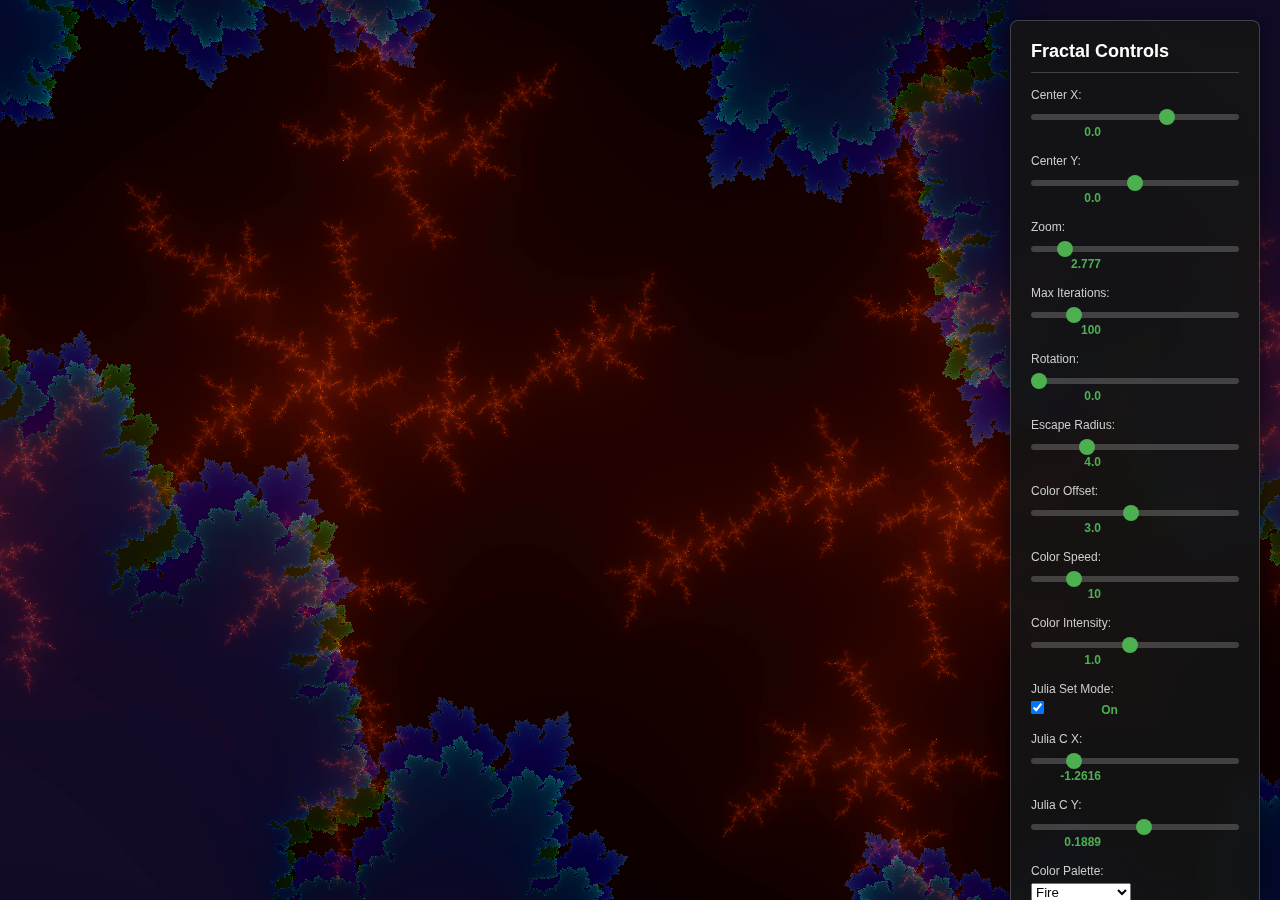
<file: mandelbrot2.html>
<!DOCTYPE html>
<html lang="en">
<head>
    <meta charset="UTF-8">
    <meta name="viewport" content="width=device-width, initial-scale=1.0">
    <title>Hello World! Hello GLSL!</title>
<link rel="stylesheet" href="style.css">

</head>
<body>
<p>Hello World! Hello GLSL!</p>
<canvas>Your browser does not seem to support HTML canvas.</canvas>
<div id="controls" class="controls-panel">
  <h3>Fractal Controls</h3>
  <div class="control-group">
    <label for="centerX">Center X:</label>
    <input type="range" id="centerX" min="-2" max="1" step="0.001" value="0.0">
    <span class="value-display" id="centerXValue">0.0</span>
  </div>
  <div class="control-group">
    <label for="centerY">Center Y:</label>
    <input type="range" id="centerY" min="-1.5" max="1.5" step="0.001" value="0.0">
    <span class="value-display" id="centerYValue">0.0</span>
  </div>
  <div class="control-group">
    <label for="zoom">Zoom:</label>
    <input type="range" id="zoom" min="0.1" max="20" step="0.001" value="1.0">
    <span class="value-display" id="zoomValue">1.0</span>
  </div>
  <div class="control-group">
    <label for="maxIterations">Max Iterations:</label>
    <input type="range" id="maxIterations" min="10" max="500" step="10" value="100">
    <span class="value-display" id="maxIterationsValue">100</span>
  </div>
  <div class="control-group">
    <label for="rotation">Rotation:</label>
    <input type="range" id="rotation" min="0" max="6.28" step="0.01" value="0.0">
    <span class="value-display" id="rotationValue">0.0</span>
  </div>
  <div class="control-group">
    <label for="escapeRadius">Escape Radius:</label>
    <input type="range" id="escapeRadius" min="2.0" max="10.0" step="0.1" value="4.0">
    <span class="value-display" id="escapeRadiusValue">4.0</span>
  </div>
  <div class="control-group">
    <label for="colorOffset">Color Offset:</label>
    <input type="range" id="colorOffset" min="0" max="6.28" step="0.1" value="3.0">
    <span class="value-display" id="colorOffsetValue">3.0</span>
  </div>
  <div class="control-group">
    <label for="colorSpeed">Color Speed:</label>
    <input type="range" id="colorSpeed" min="1" max="50" step="1" value="10">
    <span class="value-display" id="colorSpeedValue">10</span>
  </div>
  <div class="control-group">
    <label for="colorIntensity">Color Intensity:</label>
    <input type="range" id="colorIntensity" min="0.1" max="2.0" step="0.1" value="1.0">
    <span class="value-display" id="colorIntensityValue">1.0</span>
  </div>
  <div class="control-group">
    <label for="juliaMode">Julia Set Mode:</label>
    <input type="checkbox" id="juliaMode">
    <span class="value-display" id="juliaModeValue">Off</span>
  </div>
  <div class="control-group" id="juliaControls" style="display: none;">
    <label for="juliaX">Julia C X:</label>
    <input type="range" id="juliaX" min="-2" max="2" step="0.001" value="-0.7269">
    <span class="value-display" id="juliaXValue">-0.7269</span>
  </div>
  <div class="control-group" id="juliaControls2" style="display: none;">
    <label for="juliaY">Julia C Y:</label>
    <input type="range" id="juliaY" min="-2" max="2" step="0.001" value="0.1889">
    <span class="value-display" id="juliaYValue">0.1889</span>
  </div>
  <div class="control-group">
    <label for="colorPalette">Color Palette:</label>
    <select id="colorPalette">
      <option value="0">Rainbow</option>
      <option value="1">Fire</option>
      <option value="2">Ocean</option>
      <option value="3">Forest</option>
      <option value="4">Sunset</option>
      <option value="5">Monochrome</option>
    </select>
  </div>
  <button id="resetBtn" class="reset-btn">Reset to Default</button>
</div>
<script type="x-shader/x-vertex" id="vertex-shader">
  attribute vec2 a_position;
  varying vec2 v_uv;
  
  void main() {
    v_uv = a_position * 0.5 + 0.5; // Convert from -1..1 to 0..1
    gl_Position = vec4(a_position, 0.0, 1.0);
  }
</script>
<script type="x-shader/x-fragment" id="fragment-shader">
  precision mediump float;
  
  uniform vec2 u_resolution;
  uniform vec2 u_center;
  uniform float u_zoom;
  uniform int u_maxIterations;
  uniform float u_rotation;
  uniform float u_escapeRadius;
  uniform float u_colorOffset;
  uniform float u_colorSpeed;
  uniform float u_colorIntensity;
  uniform int u_juliaMode;
  uniform vec2 u_juliaC;
  uniform int u_colorPalette;
  uniform vec2 u_juliaC2; // Second fractal layer Julia C
  uniform vec2 u_juliaC3; // Third fractal layer Julia C
  uniform float u_greenRotation; // Rotation for green fractal layer
  uniform float u_redRotation; // Rotation for red fractal layer
  
  varying vec2 v_uv;
  
  // Color palette functions
  vec3 paletteRainbow(float t) {
    return vec3(
      0.5 + 0.5 * cos(3.0 + t * u_colorSpeed + u_colorOffset),
      0.5 + 0.5 * cos(2.0 + t * u_colorSpeed + u_colorOffset),
      0.5 + 0.5 * cos(1.0 + t * u_colorSpeed + u_colorOffset)
    );
  }
  
  vec3 paletteFire(float t) {
    return vec3(
      t * u_colorIntensity,
      t * t * u_colorIntensity * 0.5,
      t * t * t * u_colorIntensity * 0.1
    );
  }
  
  vec3 paletteOcean(float t) {
    return vec3(
      0.1 + 0.3 * sin(t * u_colorSpeed + u_colorOffset),
      0.3 + 0.5 * sin(t * u_colorSpeed + u_colorOffset + 1.0),
      0.7 + 0.3 * sin(t * u_colorSpeed + u_colorOffset + 2.0)
    );
  }
  
  vec3 paletteForest(float t) {
    return vec3(
      0.1 + 0.2 * sin(t * u_colorSpeed + u_colorOffset),
      0.4 + 0.4 * sin(t * u_colorSpeed + u_colorOffset + 1.5),
      0.2 + 0.2 * sin(t * u_colorSpeed + u_colorOffset + 0.5)
    );
  }
  
  vec3 paletteSunset(float t) {
    return vec3(
      0.8 + 0.2 * cos(t * u_colorSpeed + u_colorOffset),
      0.4 + 0.3 * cos(t * u_colorSpeed + u_colorOffset + 1.0),
      0.2 + 0.2 * cos(t * u_colorSpeed + u_colorOffset + 2.0)
    );
  }
  
  vec3 paletteMonochrome(float t) {
    float gray = 0.5 + 0.5 * sin(t * u_colorSpeed + u_colorOffset);
    return vec3(gray * u_colorIntensity);
  }
  
  vec3 paletteGreen(float t) {
    return vec3(
      0.1 + 0.2 * sin(t * u_colorSpeed + u_colorOffset),
      0.6 + 0.4 * sin(t * u_colorSpeed + u_colorOffset + 1.0),
      0.2 + 0.3 * sin(t * u_colorSpeed + u_colorOffset + 0.5)
    );
  }
  
  vec3 paletteBlue(float t) {
    return vec3(
      0.1 + 0.2 * sin(t * u_colorSpeed + u_colorOffset),
      0.2 + 0.3 * sin(t * u_colorSpeed + u_colorOffset + 1.0),
      0.7 + 0.3 * sin(t * u_colorSpeed + u_colorOffset + 2.0)
    );
  }
  
  vec3 getColor(float t, int palette) {
    if (palette == 0) return paletteRainbow(t);
    else if (palette == 1) return paletteFire(t);
    else if (palette == 2) return paletteOcean(t);
    else if (palette == 3) return paletteForest(t);
    else if (palette == 4) return paletteSunset(t);
    else if (palette == 5) return paletteMonochrome(t);
    else if (palette == 6) return paletteGreen(t);
    else if (palette == 7) return paletteBlue(t);
    else return paletteMonochrome(t);
  }
  
  // Compute fractal for given Julia C constant
  // Returns: x = normalized iterations (0-1), y = 1.0 if inside set, 0.0 if outside
  vec2 computeFractal(vec2 c, vec2 juliaConstant) {
    vec2 z;
    vec2 constant;
    if (u_juliaMode == 1) {
      z = c;
      constant = juliaConstant;
    } else {
      z = vec2(0.0);
      constant = c;
    }
    
    int iterations = 0;
    bool escaped = false;
    
    for (int i = 0; i < 256; i++) {
      if (i >= u_maxIterations) break;
      
      float x = (z.x * z.x - z.y * z.y) + constant.x;
      float y = (z.x * z.y * 2.0) + constant.y;
      z = vec2(x, y);
      
      if (dot(z, z) > u_escapeRadius * u_escapeRadius) {
        iterations = i;
        escaped = true;
        break;
      }
    }
    
    float t = float(iterations) / float(u_maxIterations);
    float isInside = escaped ? 0.0 : 1.0; // 1.0 if inside set (didn't escape)
    return vec2(t, isInside);
  }
  
  void main() {
    // Map pixel coordinates to complex plane
    vec2 c = (v_uv - 0.5) * 2.0;
    c.x *= u_resolution.x / u_resolution.y; // Aspect ratio correction
    
    // Apply rotation
    float cosR = cos(u_rotation);
    float sinR = sin(u_rotation);
    c = vec2(c.x * cosR - c.y * sinR, c.x * sinR + c.y * cosR);
    
    // Apply zoom and center
    c = c / u_zoom + u_center;
    
    // Apply rotation to red fractal layer (layer 1) - reverse direction
    vec2 c1 = c;
    float cosR1 = cos(u_redRotation);
    float sinR1 = sin(u_redRotation);
    c1 = vec2(c1.x * cosR1 - c1.y * sinR1, c1.x * sinR1 + c1.y * cosR1);
    vec2 result1 = computeFractal(c1, u_juliaC);
    
    // Apply additional rotation to green fractal layer (layer 2)
    vec2 c2 = c;
    float cosR2 = cos(u_greenRotation);
    float sinR2 = sin(u_greenRotation);
    // Rotate around origin (0,0) which is the center after zoom/center transform
    c2 = vec2(c2.x * cosR2 - c2.y * sinR2, c2.x * sinR2 + c2.y * cosR2);
    vec2 result2 = computeFractal(c2, u_juliaC2);
    
    vec2 result3 = computeFractal(c, u_juliaC3);
    
    float t1 = result1.x;
    float t2 = result2.x;
    float t3 = result3.x;
    float inside1 = result1.y;
    float inside2 = result2.y;
    float inside3 = result3.y;
    
    // Get colors for each layer
    vec3 color1 = getColor(t1, u_colorPalette); // Main layer (Fire)
    vec3 color2 = getColor(t2, 6); // Green palette
    vec3 color3 = getColor(t3, 7); // Blue palette
    
    // Blend layers with opacity (only render outside the set)
    vec3 finalColor = vec3(0.0); // Start with black background
    
    // Main layer (100% opacity)
    if (inside1 < 0.5) {
      finalColor += color1;
    }
    
    // Second layer (33% opacity, green)
    if (inside2 < 0.5) {
      finalColor += color2 * 0.33;
    }
    
    // Third layer (33% opacity, blue)
    if (inside3 < 0.5) {
      finalColor += color3 * 0.33;
    }
    
    // Clamp to prevent over-brightening
    finalColor = clamp(finalColor, 0.0, 1.0);
    
    gl_FragColor = vec4(finalColor, 1.0);
  }
</script>
<script type="x-shader/x-fragment" id="bloom-extract-shader">
  precision mediump float;
  
  uniform sampler2D u_texture;
  uniform float u_threshold;
  uniform vec2 u_resolution;
  
  varying vec2 v_uv;
  
  void main() {
    vec4 color = texture2D(u_texture, v_uv);
    float brightness = dot(color.rgb, vec3(0.299, 0.587, 0.114));
    
    // Extract bright areas above threshold
    if (brightness > u_threshold) {
      gl_FragColor = vec4(color.rgb, 1.0);
    } else {
      gl_FragColor = vec4(0.0, 0.0, 0.0, 1.0);
    }
  }
</script>
<script type="x-shader/x-fragment" id="blur-shader">
  precision mediump float;
  
  uniform sampler2D u_texture;
  uniform vec2 u_resolution;
  uniform vec2 u_direction; // Blur direction (1.0, 0.0) for horizontal, (0.0, 1.0) for vertical
  
  varying vec2 v_uv;
  
  void main() {
    vec4 color = vec4(0.0);
    vec2 texelSize = 1.0 / u_resolution;
    
    // 9-tap Gaussian blur
    color += texture2D(u_texture, v_uv + vec2(-4.0 * texelSize.x * u_direction.x, -4.0 * texelSize.y * u_direction.y)) * 0.01621622;
    color += texture2D(u_texture, v_uv + vec2(-3.0 * texelSize.x * u_direction.x, -3.0 * texelSize.y * u_direction.y)) * 0.05405405;
    color += texture2D(u_texture, v_uv + vec2(-2.0 * texelSize.x * u_direction.x, -2.0 * texelSize.y * u_direction.y)) * 0.12162162;
    color += texture2D(u_texture, v_uv + vec2(-1.0 * texelSize.x * u_direction.x, -1.0 * texelSize.y * u_direction.y)) * 0.19459459;
    color += texture2D(u_texture, v_uv) * 0.22702703;
    color += texture2D(u_texture, v_uv + vec2(1.0 * texelSize.x * u_direction.x, 1.0 * texelSize.y * u_direction.y)) * 0.19459459;
    color += texture2D(u_texture, v_uv + vec2(2.0 * texelSize.x * u_direction.x, 2.0 * texelSize.y * u_direction.y)) * 0.12162162;
    color += texture2D(u_texture, v_uv + vec2(3.0 * texelSize.x * u_direction.x, 3.0 * texelSize.y * u_direction.y)) * 0.05405405;
    color += texture2D(u_texture, v_uv + vec2(4.0 * texelSize.x * u_direction.x, 4.0 * texelSize.y * u_direction.y)) * 0.01621622;
    
    gl_FragColor = color;
  }
</script>
<script type="x-shader/x-fragment" id="composite-shader">
  precision mediump float;
  
  uniform sampler2D u_scene;
  uniform sampler2D u_bloom;
  uniform float u_bloomIntensity;
  
  varying vec2 v_uv;
  
  void main() {
    vec4 sceneColor = texture2D(u_scene, v_uv);
    vec4 bloomColor = texture2D(u_bloom, v_uv);
    
    // Additive blending with intensity control
    vec3 finalColor = sceneColor.rgb + bloomColor.rgb * u_bloomIntensity;
    
    gl_FragColor = vec4(finalColor, 1.0);
  }
</script>
<script>
const canvas = document.querySelector("canvas");

const gl = getRenderingContext();

// Bloom effect setup
let bloomEnabled = true;
let bloomThreshold = 0.5;
let bloomIntensity = 0.8;
let bloomBlurPasses = 3;

// Framebuffers for bloom
let sceneFramebuffer = null;
let sceneTexture = null;
let bloomFramebuffer1 = null;
let bloomTexture1 = null;
let bloomFramebuffer2 = null;
let bloomTexture2 = null;

// Bloom shader programs
let bloomExtractProgram = null;
let blurProgram = null;
let compositeProgram = null;

function createFramebuffer(width, height) {
  const framebuffer = gl.createFramebuffer();
  gl.bindFramebuffer(gl.FRAMEBUFFER, framebuffer);
  
  const texture = gl.createTexture();
  gl.bindTexture(gl.TEXTURE_2D, texture);
  gl.texImage2D(gl.TEXTURE_2D, 0, gl.RGBA, width, height, 0, gl.RGBA, gl.UNSIGNED_BYTE, null);
  gl.texParameteri(gl.TEXTURE_2D, gl.TEXTURE_MIN_FILTER, gl.LINEAR);
  gl.texParameteri(gl.TEXTURE_2D, gl.TEXTURE_MAG_FILTER, gl.LINEAR);
  gl.texParameteri(gl.TEXTURE_2D, gl.TEXTURE_WRAP_S, gl.CLAMP_TO_EDGE);
  gl.texParameteri(gl.TEXTURE_2D, gl.TEXTURE_WRAP_T, gl.CLAMP_TO_EDGE);
  
  gl.framebufferTexture2D(gl.FRAMEBUFFER, gl.COLOR_ATTACHMENT0, gl.TEXTURE_2D, texture, 0);
  
  gl.bindFramebuffer(gl.FRAMEBUFFER, null);
  gl.bindTexture(gl.TEXTURE_2D, null);
  
  return { framebuffer, texture };
}

function initBloomShaders() {
  // Bloom extract shader
  const extractVertexSource = document.querySelector("#vertex-shader").innerHTML;
  const extractFragmentSource = document.querySelector("#bloom-extract-shader").innerHTML;
  
  const extractVertexShader = gl.createShader(gl.VERTEX_SHADER);
  gl.shaderSource(extractVertexShader, extractVertexSource);
  gl.compileShader(extractVertexShader);
  
  const extractFragmentShader = gl.createShader(gl.FRAGMENT_SHADER);
  gl.shaderSource(extractFragmentShader, extractFragmentSource);
  gl.compileShader(extractFragmentShader);
  
  bloomExtractProgram = gl.createProgram();
  gl.attachShader(bloomExtractProgram, extractVertexShader);
  gl.attachShader(bloomExtractProgram, extractFragmentShader);
  gl.linkProgram(bloomExtractProgram);
  
  // Blur shader
  const blurFragmentSource = document.querySelector("#blur-shader").innerHTML;
  
  const blurFragmentShader = gl.createShader(gl.FRAGMENT_SHADER);
  gl.shaderSource(blurFragmentShader, blurFragmentSource);
  gl.compileShader(blurFragmentShader);
  
  blurProgram = gl.createProgram();
  gl.attachShader(blurProgram, extractVertexShader);
  gl.attachShader(blurProgram, blurFragmentShader);
  gl.linkProgram(blurProgram);
  
  // Composite shader
  const compositeFragmentSource = document.querySelector("#composite-shader").innerHTML;
  
  const compositeFragmentShader = gl.createShader(gl.FRAGMENT_SHADER);
  gl.shaderSource(compositeFragmentShader, compositeFragmentSource);
  gl.compileShader(compositeFragmentShader);
  
  compositeProgram = gl.createProgram();
  gl.attachShader(compositeProgram, extractVertexShader);
  gl.attachShader(compositeProgram, compositeFragmentShader);
  gl.linkProgram(compositeProgram);
}

let source = document.querySelector("#vertex-shader").innerHTML;
const vertexShader = gl.createShader(gl.VERTEX_SHADER);
gl.shaderSource(vertexShader, source);
gl.compileShader(vertexShader);

source = document.querySelector("#fragment-shader").innerHTML;
const fragmentShader = gl.createShader(gl.FRAGMENT_SHADER);
gl.shaderSource(fragmentShader, source);
gl.compileShader(fragmentShader);
const program = gl.createProgram();
gl.attachShader(program, vertexShader);
gl.attachShader(program, fragmentShader);
gl.linkProgram(program);
gl.detachShader(program, vertexShader);
gl.detachShader(program, fragmentShader);
gl.deleteShader(vertexShader);
gl.deleteShader(fragmentShader);
if (!gl.getProgramParameter(program, gl.LINK_STATUS)) {
  const linkErrLog = gl.getProgramInfoLog(program);
  cleanup();
  document.querySelector("p").textContent =
    `Shader program did not link successfully. Error log: ${linkErrLog}`;
  throw new Error("Program failed to link");
}

let buffer;
initializeAttributes();

// Get uniform locations
const resolutionLocation = gl.getUniformLocation(program, "u_resolution");
const centerLocation = gl.getUniformLocation(program, "u_center");
const zoomLocation = gl.getUniformLocation(program, "u_zoom");
const maxIterationsLocation = gl.getUniformLocation(program, "u_maxIterations");
const rotationLocation = gl.getUniformLocation(program, "u_rotation");
const escapeRadiusLocation = gl.getUniformLocation(program, "u_escapeRadius");
const colorOffsetLocation = gl.getUniformLocation(program, "u_colorOffset");
const colorSpeedLocation = gl.getUniformLocation(program, "u_colorSpeed");
const colorIntensityLocation = gl.getUniformLocation(program, "u_colorIntensity");
const juliaModeLocation = gl.getUniformLocation(program, "u_juliaMode");
const juliaCLocation = gl.getUniformLocation(program, "u_juliaC");
const juliaC2Location = gl.getUniformLocation(program, "u_juliaC2");
const juliaC3Location = gl.getUniformLocation(program, "u_juliaC3");
const greenRotationLocation = gl.getUniformLocation(program, "u_greenRotation");
const redRotationLocation = gl.getUniformLocation(program, "u_redRotation");
const colorPaletteLocation = gl.getUniformLocation(program, "u_colorPalette");

// Mandelbrot parameters (mutable for UI controls)
let center = [0.0, 0.0]; // Default center of Mandelbrot set
let zoom = 1.0;
let maxIterations = 100;
let rotation = 0.0;
let escapeRadius = 4.0;
let colorOffset = 3.0;
let colorSpeed = 10.0;
let colorIntensity = 1.0;
let juliaMode = true; // Set Julia mode to true
let juliaC = [-1.2900, 0.1889]; // Set initial Julia C X to -1.2900
let colorPalette = 1; // Set to Fire palette

// Ease-in-out function for smooth animation
function easeInOut(t) {
  // Cubic ease-in-out: smooth acceleration and deceleration
  return t < 0.5
    ? 4 * t * t * t
    : 1 - Math.pow(-2 * t + 2, 3) / 2;
}

// Julia C X animation parameters
const juliaCXAnimation = {
  startValue: -1.2900,
  endValue: -1.0910,
  duration: 10000, // 10 seconds in milliseconds (one direction)
  startTime: Date.now()
};

// Julia C values for all three layers
let juliaC2 = [-1.2900, 0.1889]; // Second layer (green)
let juliaC3 = [-1.2900, 0.1889]; // Third layer (blue)
let greenRotation = 0.0; // Rotation for green fractal layer
let redRotation = 0.0; // Rotation for red fractal layer

// Green rotation animation parameters
const greenRotationAnimation = {
  duration: 30000, // 30 seconds in milliseconds
  startTime: Date.now()
};

// Red rotation animation parameters (same duration and start time for synchronization)
const redRotationAnimation = {
  duration: 30000, // 30 seconds in milliseconds
  startTime: greenRotationAnimation.startTime // Use same start time for perfect sync
};

// Color offset animation parameters
const colorOffsetAnimation = {
  startValue: 3.0,
  endValue: 4.0,
  duration: 15000, // 15 seconds in milliseconds (one direction)
  startTime: Date.now()
};

// Zoom animation parameters
const zoomAnimation = {
  minZoom: 1.0,
  maxZoom: 10.0,
  transitionDuration: 1000, // 1 second transition
  cycleDuration: 5000, // 5 seconds total (4s hold + 1s transition)
  startTime: Date.now(),
  currentStartValue: 1.0,
  currentEndValue: 1.0 + Math.random() * 9.0, // Random initial value
  currentCycleStart: Date.now()
};

// Initialize zoom with random value
zoom = zoomAnimation.currentEndValue;

// Ease-in function (cubic)
function easeIn(t) {
  return t * t * t;
}

// Update zoom animation (randomize with smooth transitions)
function updateZoomAnimation() {
  const currentTime = Date.now();
  const timeSinceLastCycle = currentTime - zoomAnimation.currentCycleStart;
  
  // Check if we should start a new cycle
  if (timeSinceLastCycle >= zoomAnimation.cycleDuration) {
    // Start new cycle: record current zoom as start, pick new random end value
    zoomAnimation.currentStartValue = zoom; // Use current zoom value, not previous end value
    zoomAnimation.currentEndValue = zoomAnimation.minZoom + 
      Math.random() * (zoomAnimation.maxZoom - zoomAnimation.minZoom);
    zoomAnimation.currentCycleStart = currentTime;
  }
  
  const elapsedInCycle = (currentTime - zoomAnimation.currentCycleStart) % zoomAnimation.cycleDuration;
  
  // Check if we're in the transition phase
  if (elapsedInCycle < zoomAnimation.transitionDuration) {
    // We're in the transition phase
    const progress = elapsedInCycle / zoomAnimation.transitionDuration;
    const easedProgress = easeIn(progress);
    
    // Interpolate between start and end values
    zoom = zoomAnimation.currentStartValue + 
      (zoomAnimation.currentEndValue - zoomAnimation.currentStartValue) * easedProgress;
  } else {
    // We're in the hold phase - keep the end value
    zoom = zoomAnimation.currentEndValue;
  }
  
  // Update the slider and display value
  const zoomSlider = document.getElementById('zoom');
  const zoomValue = document.getElementById('zoomValue');
  if (zoomSlider && zoomValue) {
    zoomSlider.value = zoom;
    zoomValue.textContent = zoom.toFixed(3);
  }
}

// Update color offset animation (both directions)-1.0910-
function updateColorOffsetAnimation() {
  const currentTime = Date.now();
  const fullCycleDuration = colorOffsetAnimation.duration * 2; // 30 seconds total (forward + backward)
  const elapsed = (currentTime - colorOffsetAnimation.startTime) % fullCycleDuration;
  const cycleProgress = elapsed / fullCycleDuration;
  
  let progress;
  if (cycleProgress < 0.5) {
    // First half: forward (3.0 to 4.0)
    progress = cycleProgress * 2; // 0 to 1
  } else {
    // Second half: backward (4.0 to 3.0)
    progress = (1.0 - cycleProgress) * 2; // 1 to 0
  }
  
  // Apply ease-in-out easing
  const easedProgress = easeInOut(progress);
  
  // Interpolate color offset from startValue to endValue
  colorOffset = colorOffsetAnimation.startValue + 
    (colorOffsetAnimation.endValue - colorOffsetAnimation.startValue) * easedProgress;
  
  // Update the slider and display value
  const colorOffsetSlider = document.getElementById('colorOffset');
  const colorOffsetValue = document.getElementById('colorOffsetValue');
  if (colorOffsetSlider && colorOffsetValue) {
    colorOffsetSlider.value = colorOffset;
    colorOffsetValue.textContent = colorOffset.toFixed(1);
  }
}

// Update green rotation animation (both directions)
function updateGreenRotationAnimation() {
  const currentTime = Date.now();
  const fullCycleDuration = greenRotationAnimation.duration * 2; // 60 seconds total (forward + backward)
  const elapsed = (currentTime - greenRotationAnimation.startTime) % fullCycleDuration;
  const cycleProgress = elapsed / fullCycleDuration;
  
  let progress;
  if (cycleProgress < 0.5) {
    // First half: forward rotation
    progress = cycleProgress * 2; // 0 to 1
  } else {
    // Second half: backward rotation
    progress = (1.0 - cycleProgress) * 2; // 1 to 0
  }
  
  // Apply ease-in-out easing
  const easedProgress = easeInOut(progress);
  
  // Rotate 0.1π radians (forward and backward)
  greenRotation = easedProgress * 0.1 * Math.PI;
}

// Update red rotation animation (opposite direction to green, synchronized)
function updateRedRotationAnimation() {
  const currentTime = Date.now();
  const fullCycleDuration = redRotationAnimation.duration * 2; // 60 seconds total (forward + backward)
  const elapsed = (currentTime - redRotationAnimation.startTime) % fullCycleDuration;
  const cycleProgress = elapsed / fullCycleDuration;
  
  // Use the same cycle progress as green, but inverted
  let progress;
  if (cycleProgress < 0.5) {
    // First half: backward rotation (opposite to green's forward)
    progress = (1.0 - cycleProgress * 2); // 1 to 0 (inverted)
  } else {
    // Second half: forward rotation (opposite to green's backward)
    progress = (cycleProgress - 0.5) * 2; // 0 to 1 (inverted)
  }
  
  // Apply ease-in-out easing
  const easedProgress = easeInOut(progress);
  
  // Rotate in opposite direction (negative rotation, perfectly synchronized with green)
  redRotation = -easedProgress * 0.1 * Math.PI;
}

// Update Julia C X with ease-in-out animation (both directions) for all layers
function updateJuliaCXAnimation() {
  const currentTime = Date.now();
  const fullCycleDuration = juliaCXAnimation.duration * 2; // 20 seconds total (forward + backward)
  
  // Calculate progress for main layer (no offset)
  const elapsed1 = (currentTime - juliaCXAnimation.startTime) % fullCycleDuration;
  const cycleProgress1 = elapsed1 / fullCycleDuration;
  
  // Calculate progress for layer 2 (25% offset)
  const offset2 = fullCycleDuration * 0.25; // 25% of cycle = 5 seconds
  const elapsed2 = (currentTime - juliaCXAnimation.startTime + offset2) % fullCycleDuration;
  const cycleProgress2 = elapsed2 / fullCycleDuration;
  
  // Calculate progress for layer 3 (25% offset from layer 2, so 50% total)
  const offset3 = fullCycleDuration * 0.5; // 50% of cycle = 10 seconds
  const elapsed3 = (currentTime - juliaCXAnimation.startTime + offset3) % fullCycleDuration;
  const cycleProgress3 = elapsed3 / fullCycleDuration;
  
  // Helper function to calculate Julia C X from cycle progress
  function calculateJuliaCX(cycleProgress) {
    let progress;
    if (cycleProgress < 0.5) {
      // First half: forward (-1.2900 to -1.0910)
      progress = cycleProgress * 2; // 0 to 1
    } else {
      // Second half: backward (-1.0910 to -1.2900)
      progress = (1.0 - cycleProgress) * 2; // 1 to 0
    }
    
    // Apply ease-in-out easing
    const easedProgress = easeInOut(progress);
    
    // Interpolate Julia C X from startValue to endValue
    return juliaCXAnimation.startValue + 
      (juliaCXAnimation.endValue - juliaCXAnimation.startValue) * easedProgress;
  }
  
  // Update all three layers
  juliaC[0] = calculateJuliaCX(cycleProgress1);
  juliaC2[0] = calculateJuliaCX(cycleProgress2);
  juliaC3[0] = calculateJuliaCX(cycleProgress3);
  
  // Update the slider and display value (main layer only)
  const juliaXSlider = document.getElementById('juliaX');
  const juliaXValue = document.getElementById('juliaXValue');
  if (juliaXSlider && juliaXValue) {
    juliaXSlider.value = juliaC[0];
    juliaXValue.textContent = juliaC[0].toFixed(4);
  }
}

// Initialize UI controls
function initializeControls() {
  const centerXSlider = document.getElementById('centerX');
  const centerYSlider = document.getElementById('centerY');
  const zoomSlider = document.getElementById('zoom');
  const maxIterationsSlider = document.getElementById('maxIterations');
  const rotationSlider = document.getElementById('rotation');
  const escapeRadiusSlider = document.getElementById('escapeRadius');
  const colorOffsetSlider = document.getElementById('colorOffset');
  const colorSpeedSlider = document.getElementById('colorSpeed');
  const colorIntensitySlider = document.getElementById('colorIntensity');
  const juliaModeCheckbox = document.getElementById('juliaMode');
  const juliaXSlider = document.getElementById('juliaX');
  const juliaYSlider = document.getElementById('juliaY');
  const colorPaletteSelect = document.getElementById('colorPalette');
  const resetBtn = document.getElementById('resetBtn');
  
  const centerXValue = document.getElementById('centerXValue');
  const centerYValue = document.getElementById('centerYValue');
  const zoomValue = document.getElementById('zoomValue');
  const maxIterationsValue = document.getElementById('maxIterationsValue');
  const rotationValue = document.getElementById('rotationValue');
  const escapeRadiusValue = document.getElementById('escapeRadiusValue');
  const colorOffsetValue = document.getElementById('colorOffsetValue');
  const colorSpeedValue = document.getElementById('colorSpeedValue');
  const colorIntensityValue = document.getElementById('colorIntensityValue');
  const juliaModeValue = document.getElementById('juliaModeValue');
  const juliaXValue = document.getElementById('juliaXValue');
  const juliaYValue = document.getElementById('juliaYValue');
  
  const juliaControls = document.getElementById('juliaControls');
  const juliaControls2 = document.getElementById('juliaControls2');
  
  // Update center X
  centerXSlider.addEventListener('input', (e) => {
    center[0] = parseFloat(e.target.value);
    centerXValue.textContent = center[0].toFixed(3);
  });
  
  // Update center Y
  centerYSlider.addEventListener('input', (e) => {
    center[1] = parseFloat(e.target.value);
    centerYValue.textContent = center[1].toFixed(3);
  });
  
  // Update zoom
  zoomSlider.addEventListener('input', (e) => {
    zoom = parseFloat(e.target.value);
    zoomValue.textContent = zoom.toFixed(2);
  });
  
  // Update max iterations
  maxIterationsSlider.addEventListener('input', (e) => {
    maxIterations = parseInt(e.target.value);
    maxIterationsValue.textContent = maxIterations;
  });
  
  // Update rotation
  rotationSlider.addEventListener('input', (e) => {
    rotation = parseFloat(e.target.value);
    rotationValue.textContent = rotation.toFixed(2);
  });
  
  // Update escape radius
  escapeRadiusSlider.addEventListener('input', (e) => {
    escapeRadius = parseFloat(e.target.value);
    escapeRadiusValue.textContent = escapeRadius.toFixed(1);
  });
  
  // Update color offset (animation will override this, but allow manual control)
  colorOffsetSlider.addEventListener('input', (e) => {
    colorOffset = parseFloat(e.target.value);
    colorOffsetValue.textContent = colorOffset.toFixed(1);
    // Reset animation start time when manually adjusted
    colorOffsetAnimation.startTime = Date.now();
    colorOffsetAnimation.startValue = colorOffset;
  });
  
  // Initialize color offset slider to 3.0
  colorOffsetSlider.value = colorOffset;
  colorOffsetValue.textContent = colorOffset.toFixed(1);
  
  // Update color speed
  colorSpeedSlider.addEventListener('input', (e) => {
    colorSpeed = parseFloat(e.target.value);
    colorSpeedValue.textContent = colorSpeed;
  });
  
  // Update color intensity
  colorIntensitySlider.addEventListener('input', (e) => {
    colorIntensity = parseFloat(e.target.value);
    colorIntensityValue.textContent = colorIntensity.toFixed(1);
  });
  
  // Update Julia mode
  juliaModeCheckbox.addEventListener('change', (e) => {
    juliaMode = e.target.checked;
    juliaModeValue.textContent = juliaMode ? 'On' : 'Off';
    juliaControls.style.display = juliaMode ? 'block' : 'none';
    juliaControls2.style.display = juliaMode ? 'block' : 'none';
  });
  
  // Set Julia mode to true and show controls on initialization
  juliaModeCheckbox.checked = true;
  juliaMode = true;
  juliaModeValue.textContent = 'On';
  juliaControls.style.display = 'block';
  juliaControls2.style.display = 'block';
  
  // Set color palette to Fire
  colorPaletteSelect.value = colorPalette;
  
  // Update Julia C X
  juliaXSlider.addEventListener('input', (e) => {
    juliaC[0] = parseFloat(e.target.value);
    juliaXValue.textContent = juliaC[0].toFixed(4);
  });
  
  // Update Julia C Y
  juliaYSlider.addEventListener('input', (e) => {
    juliaC[1] = parseFloat(e.target.value);
    juliaYValue.textContent = juliaC[1].toFixed(4);
  });
  
  // Update color palette
  colorPaletteSelect.addEventListener('change', (e) => {
    colorPalette = parseInt(e.target.value);
  });
  
  // Reset button
  resetBtn.addEventListener('click', () => {
    center = [0.0, 0.0];
    zoom = 1.0;
    maxIterations = 100;
    rotation = 0.0;
    escapeRadius = 4.0;
    colorOffset = 3.0;
    colorSpeed = 10.0;
    colorIntensity = 1.0;
    juliaMode = false;
    juliaC = [-0.7269, 0.1889];
    colorPalette = 0;
    
    centerXSlider.value = center[0];
    centerYSlider.value = center[1];
    zoomSlider.value = zoom;
    maxIterationsSlider.value = maxIterations;
    rotationSlider.value = rotation;
    escapeRadiusSlider.value = escapeRadius;
    colorOffsetSlider.value = colorOffset;
    colorSpeedSlider.value = colorSpeed;
    colorIntensitySlider.value = colorIntensity;
    juliaModeCheckbox.checked = juliaMode;
    juliaXSlider.value = juliaC[0];
    juliaYSlider.value = juliaC[1];
    colorPaletteSelect.value = colorPalette;
    
    centerXValue.textContent = center[0].toFixed(3);
    centerYValue.textContent = center[1].toFixed(3);
    zoomValue.textContent = zoom.toFixed(2);
    maxIterationsValue.textContent = maxIterations;
    rotationValue.textContent = rotation.toFixed(2);
    escapeRadiusValue.textContent = escapeRadius.toFixed(1);
    colorOffsetValue.textContent = colorOffset.toFixed(1);
    colorSpeedValue.textContent = colorSpeed;
    colorIntensityValue.textContent = colorIntensity.toFixed(1);
    juliaModeValue.textContent = juliaMode ? 'On' : 'Off';
    juliaXValue.textContent = juliaC[0].toFixed(4);
    juliaYValue.textContent = juliaC[1].toFixed(4);
    
    juliaControls.style.display = juliaMode ? 'block' : 'none';
    juliaControls2.style.display = juliaMode ? 'block' : 'none';
  });
}

initializeControls();

// Initialize bloom shaders
initBloomShaders();

function render() {
  // Update animations
  updateJuliaCXAnimation();
  updateGreenRotationAnimation();
  updateRedRotationAnimation();
  updateColorOffsetAnimation();
  updateZoomAnimation();
  
  // Update viewport if canvas size changed
  const width = canvas.clientWidth;
  const height = canvas.clientHeight;
  if (canvas.width !== width || canvas.height !== height || !sceneFramebuffer) {
    canvas.width = width;
    canvas.height = height;
    gl.viewport(0, 0, width, height);
    
    // Recreate framebuffers with new size
    if (sceneFramebuffer) {
      gl.deleteFramebuffer(sceneFramebuffer.framebuffer);
      gl.deleteTexture(sceneFramebuffer.texture);
    }
    if (bloomFramebuffer1) {
      gl.deleteFramebuffer(bloomFramebuffer1.framebuffer);
      gl.deleteTexture(bloomFramebuffer1.texture);
    }
    if (bloomFramebuffer2) {
      gl.deleteFramebuffer(bloomFramebuffer2.framebuffer);
      gl.deleteTexture(bloomFramebuffer2.texture);
    }
    
    sceneFramebuffer = createFramebuffer(width, height);
    bloomFramebuffer1 = createFramebuffer(width, height);
    bloomFramebuffer2 = createFramebuffer(width, height);
  }
  
  if (bloomEnabled) {
    // Pass 1: Render scene to framebuffer
    gl.bindFramebuffer(gl.FRAMEBUFFER, sceneFramebuffer.framebuffer);
    gl.viewport(0, 0, width, height);
    gl.clear(gl.COLOR_BUFFER_BIT);
    gl.useProgram(program);
    
    gl.uniform2f(resolutionLocation, width, height);
    gl.uniform2f(centerLocation, center[0], center[1]);
    gl.uniform1f(zoomLocation, zoom);
    gl.uniform1i(maxIterationsLocation, maxIterations);
    gl.uniform1f(rotationLocation, rotation);
    gl.uniform1f(escapeRadiusLocation, escapeRadius);
    gl.uniform1f(colorOffsetLocation, colorOffset);
    gl.uniform1f(colorSpeedLocation, colorSpeed);
    gl.uniform1f(colorIntensityLocation, colorIntensity);
    gl.uniform1i(juliaModeLocation, juliaMode ? 1 : 0);
    gl.uniform2f(juliaCLocation, juliaC[0], juliaC[1]);
    gl.uniform2f(juliaC2Location, juliaC2[0], juliaC2[1]);
    gl.uniform2f(juliaC3Location, juliaC3[0], juliaC3[1]);
    gl.uniform1f(greenRotationLocation, greenRotation);
    gl.uniform1f(redRotationLocation, redRotation);
    gl.uniform1i(colorPaletteLocation, colorPalette);
    
    gl.drawArrays(gl.TRIANGLES, 0, 6);
    
    // Pass 2: Extract bright areas
    gl.bindFramebuffer(gl.FRAMEBUFFER, bloomFramebuffer1.framebuffer);
    gl.clear(gl.COLOR_BUFFER_BIT);
    gl.useProgram(bloomExtractProgram);
    
    const extractThresholdLocation = gl.getUniformLocation(bloomExtractProgram, "u_threshold");
    const extractResolutionLocation = gl.getUniformLocation(bloomExtractProgram, "u_resolution");
    const extractTextureLocation = gl.getUniformLocation(bloomExtractProgram, "u_texture");
    
    gl.uniform1f(extractThresholdLocation, bloomThreshold);
    gl.uniform2f(extractResolutionLocation, width, height);
    
    gl.activeTexture(gl.TEXTURE0);
    gl.bindTexture(gl.TEXTURE_2D, sceneFramebuffer.texture);
    gl.uniform1i(extractTextureLocation, 0);
    
    gl.drawArrays(gl.TRIANGLES, 0, 6);
    
    // Pass 3: Blur (ping-pong between two framebuffers)
    gl.useProgram(blurProgram);
    const blurResolutionLocation = gl.getUniformLocation(blurProgram, "u_resolution");
    const blurDirectionLocation = gl.getUniformLocation(blurProgram, "u_direction");
    const blurTextureLocation = gl.getUniformLocation(blurProgram, "u_texture");
    
    gl.uniform2f(blurResolutionLocation, width, height);
    
    let currentRead = bloomFramebuffer1;
    let currentWrite = bloomFramebuffer2;
    
    for (let i = 0; i < bloomBlurPasses; i++) {
      // Horizontal blur
      gl.bindFramebuffer(gl.FRAMEBUFFER, currentWrite.framebuffer);
      gl.clear(gl.COLOR_BUFFER_BIT);
      gl.uniform2f(blurDirectionLocation, 1.0, 0.0);
      gl.activeTexture(gl.TEXTURE0);
      gl.bindTexture(gl.TEXTURE_2D, currentRead.texture);
      gl.uniform1i(blurTextureLocation, 0);
      gl.drawArrays(gl.TRIANGLES, 0, 6);
      
      // Swap buffers
      const temp = currentRead;
      currentRead = currentWrite;
      currentWrite = temp;
      
      // Vertical blur
      gl.bindFramebuffer(gl.FRAMEBUFFER, currentWrite.framebuffer);
      gl.clear(gl.COLOR_BUFFER_BIT);
      gl.uniform2f(blurDirectionLocation, 0.0, 1.0);
      gl.activeTexture(gl.TEXTURE0);
      gl.bindTexture(gl.TEXTURE_2D, currentRead.texture);
      gl.uniform1i(blurTextureLocation, 0);
      gl.drawArrays(gl.TRIANGLES, 0, 6);
      
      // Swap buffers
      const temp2 = currentRead;
      currentRead = currentWrite;
      currentWrite = temp2;
    }
    
    // Pass 4: Composite scene + bloom
    gl.bindFramebuffer(gl.FRAMEBUFFER, null);
    gl.viewport(0, 0, width, height);
    gl.clear(gl.COLOR_BUFFER_BIT);
    gl.useProgram(compositeProgram);
    
    const compositeSceneLocation = gl.getUniformLocation(compositeProgram, "u_scene");
    const compositeBloomLocation = gl.getUniformLocation(compositeProgram, "u_bloom");
    const compositeIntensityLocation = gl.getUniformLocation(compositeProgram, "u_bloomIntensity");
    
    gl.activeTexture(gl.TEXTURE0);
    gl.bindTexture(gl.TEXTURE_2D, sceneFramebuffer.texture);
    gl.uniform1i(compositeSceneLocation, 0);
    
    gl.activeTexture(gl.TEXTURE1);
    gl.bindTexture(gl.TEXTURE_2D, currentRead.texture);
    gl.uniform1i(compositeBloomLocation, 1);
    
    gl.uniform1f(compositeIntensityLocation, bloomIntensity);
    
    gl.drawArrays(gl.TRIANGLES, 0, 6);
  } else {
    // Render without bloom
    gl.bindFramebuffer(gl.FRAMEBUFFER, null);
    gl.viewport(0, 0, width, height);
    gl.clear(gl.COLOR_BUFFER_BIT);
    gl.useProgram(program);
    
    gl.uniform2f(resolutionLocation, width, height);
    gl.uniform2f(centerLocation, center[0], center[1]);
    gl.uniform1f(zoomLocation, zoom);
    gl.uniform1i(maxIterationsLocation, maxIterations);
    gl.uniform1f(rotationLocation, rotation);
    gl.uniform1f(escapeRadiusLocation, escapeRadius);
    gl.uniform1f(colorOffsetLocation, colorOffset);
    gl.uniform1f(colorSpeedLocation, colorSpeed);
    gl.uniform1f(colorIntensityLocation, colorIntensity);
    gl.uniform1i(juliaModeLocation, juliaMode ? 1 : 0);
    gl.uniform2f(juliaCLocation, juliaC[0], juliaC[1]);
    gl.uniform2f(juliaC2Location, juliaC2[0], juliaC2[1]);
    gl.uniform2f(juliaC3Location, juliaC3[0], juliaC3[1]);
    gl.uniform1f(greenRotationLocation, greenRotation);
    gl.uniform1f(redRotationLocation, redRotation);
    gl.uniform1i(colorPaletteLocation, colorPalette);
    
    gl.drawArrays(gl.TRIANGLES, 0, 6);
  }
  
  requestAnimationFrame(render);
}

render();

function getRenderingContext() {
  canvas.width = canvas.clientWidth;
  canvas.height = canvas.clientHeight;
  const gl = canvas.getContext("webgl");
  gl.viewport(0, 0, gl.drawingBufferWidth, gl.drawingBufferHeight);
  gl.clearColor(0.0, 0.0, 0.0, 1.0);
  gl.clear(gl.COLOR_BUFFER_BIT);
  return gl;
}

function initializeAttributes() {
  // Define full-screen quad as two triangles (covering -1 to 1 in both dimensions)
  const quadVertices = new Float32Array([
    // First triangle
    -1.0, -1.0,
     1.0, -1.0,
    -1.0,  1.0,
    // Second triangle
    -1.0,  1.0,
     1.0, -1.0,
     1.0,  1.0
  ]);
  
  // Get the attribute location
  const positionLocation = gl.getAttribLocation(program, "a_position");
  
  // Create and bind buffer
  buffer = gl.createBuffer();
  gl.bindBuffer(gl.ARRAY_BUFFER, buffer);
  gl.bufferData(gl.ARRAY_BUFFER, quadVertices, gl.STATIC_DRAW);
  
  // Enable and set up the attribute
  gl.enableVertexAttribArray(positionLocation);
  gl.vertexAttribPointer(positionLocation, 2, gl.FLOAT, false, 0, 0);
}

function cleanup() {
  gl.useProgram(null);
  if (buffer) {
    gl.deleteBuffer(buffer);
  }
  if (program) {
    gl.deleteProgram(program);
  }
}


</script>
</body>
</html>
</file>
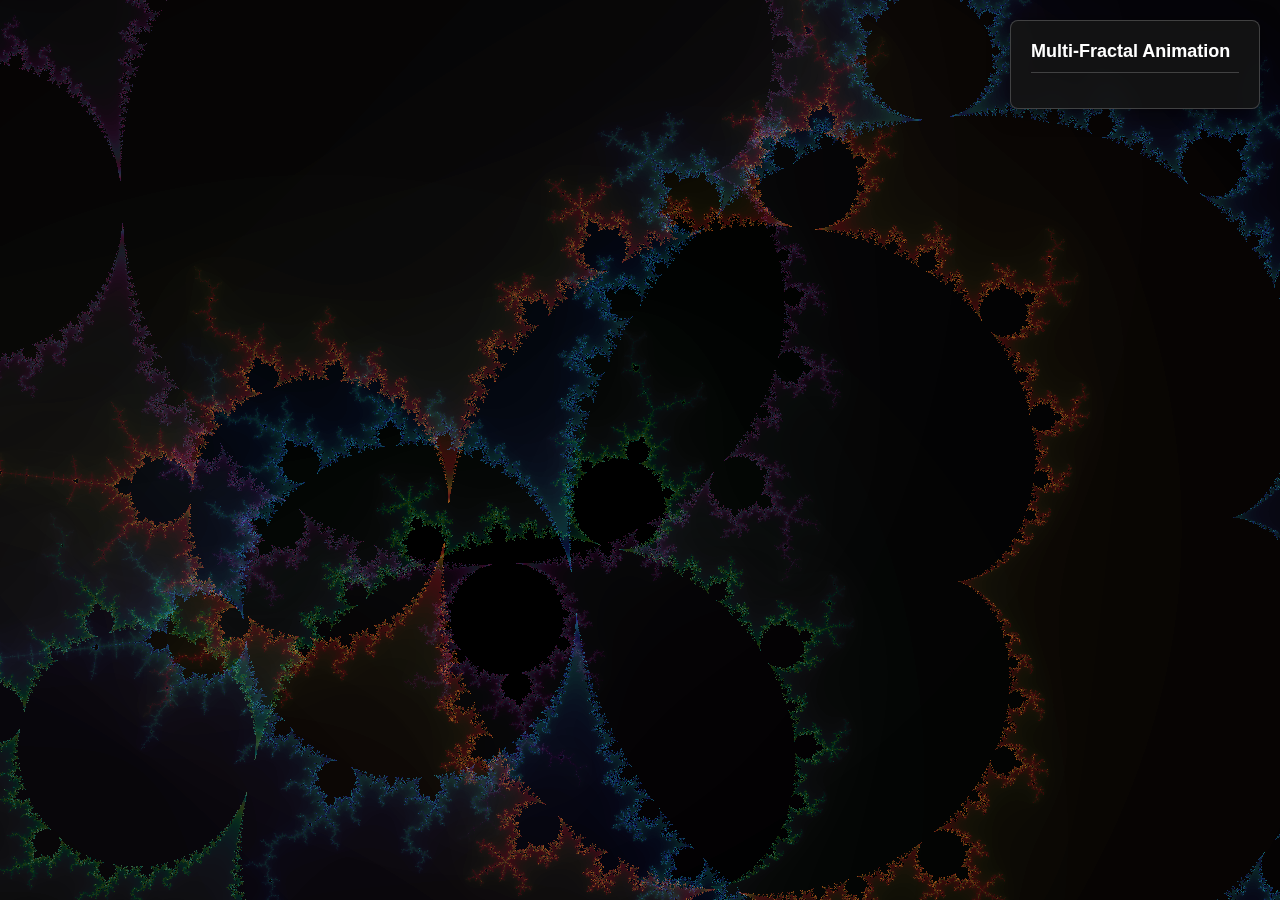
<file: multifractal.html>
<!DOCTYPE html>
<html lang="en">
<head>
    <meta charset="UTF-8">
    <meta name="viewport" content="width=device-width, initial-scale=1.0">
    <title>Hello World! Hello GLSL!</title>
<link rel="stylesheet" href="style.css">

</head>
<body>
<p>Hello World! Hello GLSL!</p>
<canvas>Your browser does not seem to support HTML canvas.</canvas>
<div id="controls" class="controls-panel">
  <h3>Multi-Fractal Animation</h3>
  <p style="color: #aaa; font-size: 11px; margin-bottom: 15px;">
    4 animated fractal layers with additive blending
  </p>
</div>
<script type="x-shader/x-vertex" id="vertex-shader">
  attribute vec2 a_position;
  varying vec2 v_uv;
  
  void main() {
    v_uv = a_position * 0.5 + 0.5; // Convert from -1..1 to 0..1
    gl_Position = vec4(a_position, 0.0, 1.0);
  }
</script>
<script type="x-shader/x-fragment" id="fragment-shader">
  precision mediump float;
  
  uniform vec2 u_resolution;
  uniform float u_time;
  
  varying vec2 v_uv;
  
  // Mandelbrot computation function
  float mandelbrot(vec2 center, float zoom, float rotation, int maxIter) {
    vec2 c = (v_uv - 0.5) * 2.0;
    c.x *= u_resolution.x / u_resolution.y;
    
    // Apply rotation
    float cosR = cos(rotation);
    float sinR = sin(rotation);
    c = vec2(c.x * cosR - c.y * sinR, c.x * sinR + c.y * cosR);
    
    // Apply zoom and center
    c = c / zoom + center;
    
    vec2 z = vec2(0.0);
    int iterations = 0;
    
    for (int i = 0; i < 256; i++) {
      if (i >= maxIter) break;
      
      float x = (z.x * z.x - z.y * z.y) + c.x;
      float y = (z.x * z.y * 2.0) + c.y;
      z = vec2(x, y);
      
      if (dot(z, z) > 4.0) {
        iterations = i;
        break;
      }
    }
    
    if (iterations == maxIter) {
      return 0.0;
    }
    
    return float(iterations) / float(maxIter);
  }
  
  void main() {
    vec3 finalColor = vec3(0.0);
    
    // Layer 1: Red/Orange fractal - rotating and zooming
    float t1 = u_time * 0.3;
    vec2 center1 = vec2(-0.5 + 0.2 * sin(t1), 0.0 + 0.2 * cos(t1 * 0.7));
    float zoom1 = 1.0 + 0.5 * sin(t1 * 0.5);
    float rot1 = t1 * 0.2;
    float m1 = mandelbrot(center1, zoom1, rot1, 80);
    vec3 color1 = vec3(
      0.8 + 0.2 * cos(m1 * 20.0 + t1),
      0.3 + 0.2 * sin(m1 * 15.0),
      0.1
    ) * m1 * 0.6;
    finalColor += color1;
    
    // Layer 2: Cyan/Blue fractal - different animation
    float t2 = u_time * 0.4;
    vec2 center2 = vec2(-0.75 + 0.15 * cos(t2 * 0.8), 0.1 + 0.15 * sin(t2));
    float zoom2 = 1.2 + 0.3 * cos(t2 * 0.6);
    float rot2 = -t2 * 0.15;
    float m2 = mandelbrot(center2, zoom2, rot2, 100);
    vec3 color2 = vec3(
      0.1,
      0.5 + 0.3 * cos(m2 * 18.0 + t2 * 2.0),
      0.9 + 0.1 * sin(m2 * 12.0)
    ) * m2 * 0.5;
    finalColor += color2;
    
    // Layer 3: Green/Magenta fractal - faster animation
    float t3 = u_time * 0.5;
    vec2 center3 = vec2(-0.2 + 0.1 * sin(t3 * 1.2), 0.8 + 0.1 * cos(t3 * 0.9));
    float zoom3 = 0.8 + 0.4 * sin(t3 * 0.7);
    float rot3 = t3 * 0.25;
    float m3 = mandelbrot(center3, zoom3, rot3, 90);
    vec3 color3 = vec3(
      0.2 + 0.3 * sin(m3 * 16.0),
      0.8 + 0.2 * cos(m3 * 14.0 + t3),
      0.4 + 0.3 * sin(m3 * 10.0)
    ) * m3 * 0.4;
    finalColor += color3;
    
    // Layer 4: Purple/Yellow fractal - slow and smooth
    float t4 = u_time * 0.25;
    vec2 center4 = vec2(0.0 + 0.12 * cos(t4 * 0.5), -0.5 + 0.12 * sin(t4 * 0.6));
    float zoom4 = 1.1 + 0.2 * cos(t4 * 0.4);
    float rot4 = -t4 * 0.1;
    float m4 = mandelbrot(center4, zoom4, rot4, 85);
    vec3 color4 = vec3(
      0.6 + 0.2 * cos(m4 * 22.0),
      0.3 + 0.2 * sin(m4 * 19.0),
      0.7 + 0.2 * cos(m4 * 17.0 + t4)
    ) * m4 * 0.35;
    finalColor += color4;
    
    // Normalize and enhance
    finalColor = pow(finalColor, vec3(0.9)); // Slight gamma correction
    finalColor = clamp(finalColor, 0.0, 1.0);
    
    gl_FragColor = vec4(finalColor, 1.0);
  }
</script>
<script>
const canvas = document.querySelector("canvas");

const gl = getRenderingContext();
let source = document.querySelector("#vertex-shader").innerHTML;
const vertexShader = gl.createShader(gl.VERTEX_SHADER);
gl.shaderSource(vertexShader, source);
gl.compileShader(vertexShader);

source = document.querySelector("#fragment-shader").innerHTML;
const fragmentShader = gl.createShader(gl.FRAGMENT_SHADER);
gl.shaderSource(fragmentShader, source);
gl.compileShader(fragmentShader);
const program = gl.createProgram();
gl.attachShader(program, vertexShader);
gl.attachShader(program, fragmentShader);
gl.linkProgram(program);
gl.detachShader(program, vertexShader);
gl.detachShader(program, fragmentShader);
gl.deleteShader(vertexShader);
gl.deleteShader(fragmentShader);
if (!gl.getProgramParameter(program, gl.LINK_STATUS)) {
  const linkErrLog = gl.getProgramInfoLog(program);
  cleanup();
  document.querySelector("p").textContent =
    `Shader program did not link successfully. Error log: ${linkErrLog}`;
  throw new Error("Program failed to link");
}

let buffer;
initializeAttributes();

// Get uniform locations
const resolutionLocation = gl.getUniformLocation(program, "u_resolution");
const timeLocation = gl.getUniformLocation(program, "u_time");

// Animation start time
let startTime = Date.now();

// Enable blending for additive effect
gl.enable(gl.BLEND);
gl.blendFunc(gl.SRC_ALPHA, gl.ONE);

function render() {
  // Update viewport if canvas size changed
  const width = canvas.clientWidth;
  const height = canvas.clientHeight;
  if (canvas.width !== width || canvas.height !== height) {
    canvas.width = width;
    canvas.height = height;
    gl.viewport(0, 0, width, height);
  }
  
  // Calculate time in seconds
  const currentTime = (Date.now() - startTime) / 1000.0;
  
  // Clear and draw
  gl.clear(gl.COLOR_BUFFER_BIT);
  gl.useProgram(program);
  
  // Set uniforms
  gl.uniform2f(resolutionLocation, width, height);
  gl.uniform1f(timeLocation, currentTime);
  
  // Draw full-screen quad (2 triangles = 6 vertices)
  gl.drawArrays(gl.TRIANGLES, 0, 6);
  
  requestAnimationFrame(render);
}

render();

function getRenderingContext() {
  canvas.width = canvas.clientWidth;
  canvas.height = canvas.clientHeight;
  const gl = canvas.getContext("webgl");
  gl.viewport(0, 0, gl.drawingBufferWidth, gl.drawingBufferHeight);
  gl.clearColor(0.0, 0.0, 0.0, 1.0);
  gl.clear(gl.COLOR_BUFFER_BIT);
  return gl;
}

function initializeAttributes() {
  // Define full-screen quad as two triangles (covering -1 to 1 in both dimensions)
  const quadVertices = new Float32Array([
    // First triangle
    -1.0, -1.0,
     1.0, -1.0,
    -1.0,  1.0,
    // Second triangle
    -1.0,  1.0,
     1.0, -1.0,
     1.0,  1.0
  ]);
  
  // Get the attribute location
  const positionLocation = gl.getAttribLocation(program, "a_position");
  
  // Create and bind buffer
  buffer = gl.createBuffer();
  gl.bindBuffer(gl.ARRAY_BUFFER, buffer);
  gl.bufferData(gl.ARRAY_BUFFER, quadVertices, gl.STATIC_DRAW);
  
  // Enable and set up the attribute
  gl.enableVertexAttribArray(positionLocation);
  gl.vertexAttribPointer(positionLocation, 2, gl.FLOAT, false, 0, 0);
}

function cleanup() {
  gl.useProgram(null);
  if (buffer) {
    gl.deleteBuffer(buffer);
  }
  if (program) {
    gl.deleteProgram(program);
  }
}

</script>
</body>
</html>
</file>
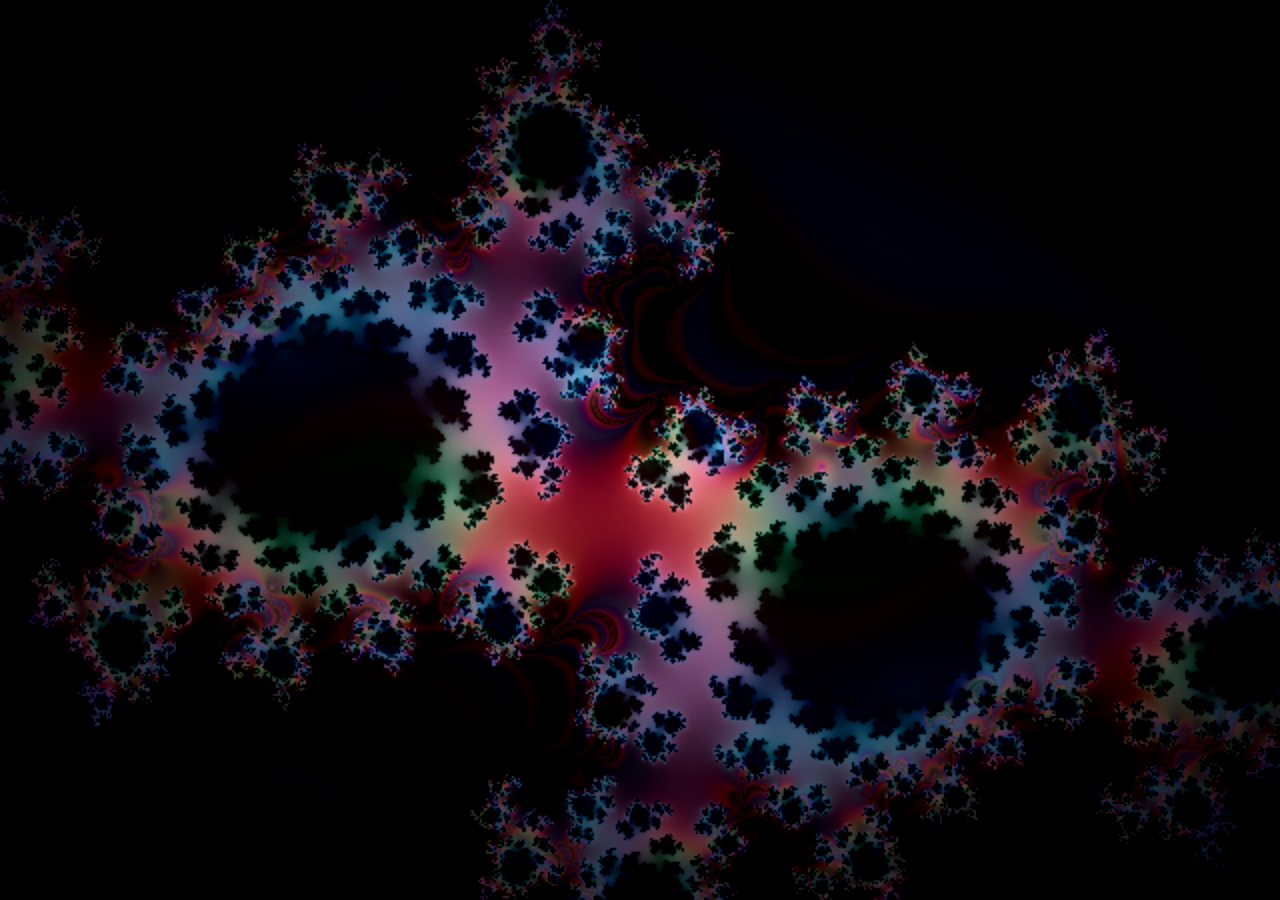
<file: multifractal2.html>
<!DOCTYPE html>
<html lang="en">

<head>
    <meta charset="UTF-8">
    <meta name="viewport" content="width=device-width, initial-scale=1.0">
    <title>Dark Animated Fractal</title>
    <link rel="stylesheet" href="style.css">
    <style>
        body {
            background-color: #000;
            color: #888;
        }

        canvas {
            filter: contrast(1.2) brightness(0.9);
        }
    </style>
</head>

<body>
    <p>Dark Animated Fractal</p>
    <canvas>Your browser does not seem to support HTML canvas.</canvas>
    <div id="controls" class="controls-panel" style="display: none;">
        <!-- Controls hidden by default for cleaner look, but kept for logic compatibility -->
    </div>

    <script type="x-shader/x-vertex" id="vertex-shader">
  attribute vec2 a_position;
  varying vec2 v_uv;
  
  void main() {
    v_uv = a_position * 0.5 + 0.5; // Convert from -1..1 to 0..1
    gl_Position = vec4(a_position, 0.0, 1.0);
  }
</script>

    <script type="x-shader/x-fragment" id="fragment-shader">
  precision mediump float;
  
  uniform vec2 u_resolution;
  uniform vec2 u_center;
  uniform float u_zoom;
  uniform float u_time;
  
  varying vec2 v_uv;
  
  // Dark, high-contrast palette
  vec3 paletteDark(float t) {
    // Deep purples, dark blues, and sharp white highlights
    vec3 a = vec3(0.5, 0.5, 0.5);
    vec3 b = vec3(0.5, 0.5, 0.5);
    vec3 c = vec3(1.0, 1.0, 1.0);
    vec3 d = vec3(0.3, 0.20, 0.20);
    
    return a + b * cos(6.28318 * (c * t + d + u_time * 0.1));
  }
  
  // Another dark palette
  vec3 paletteElectric(float t) {
      return vec3(
          0.1 + 0.9 * pow(sin(t * 10.0 + u_time), 4.0),
          0.05 + 0.5 * pow(sin(t * 15.0 - u_time * 0.5), 2.0),
          0.2 + 0.8 * pow(cos(t * 5.0 + u_time * 0.2), 2.0)
      );
  }

  // Julia set computation
  float julia(vec2 uv, vec2 c, float zoom, int maxIter) {
      vec2 z = (uv - 0.5) * 2.0;
      z.x *= u_resolution.x / u_resolution.y;
      z /= zoom;
      z += u_center;
      
      int iterations = 0;

      
      for(int i = 0; i < 256; i++) {
          if (i >= maxIter) break;
          // z = z^2 + c
          float x = (z.x * z.x - z.y * z.y) + c.x;
          float y = (z.x * z.y * 2.0) + c.y;
          z = vec2(x, y);
          
          if(dot(z, z) > 4.0) {
              iterations = i;
              break;
          }
      }
      
      if(iterations == maxIter) return 0.0;
      
      // Smooth coloring
      float sn = float(iterations) - log2(log2(dot(z,z))) + 4.0;
      return sn / float(maxIter);
  }

  void main() {
      // Animated Julia Constant
      vec2 c = vec2(
          -0.7 + 0.05 * sin(u_time * 0.3),
          0.27015 + 0.05 * cos(u_time * 0.4)
      );
      
      // Layer 1: Main structure
      float f1 = julia(v_uv, c, u_zoom, 64);
      vec3 col1 = paletteDark(f1 + u_time * 0.05);
      
      // Layer 2: Offset structure for "ghosting" effect - Low iterations for speed
      vec2 c2 = c + vec2(0.01 * sin(u_time), 0.01 * cos(u_time));
      float f2 = julia(v_uv, c2, u_zoom * 0.9, 16);
      vec3 col2 = paletteElectric(f2 * 2.0);
      
      // Combine layers
      vec3 finalColor = mix(col1, col2, 0.3);
      
      // Vignette
      vec2 uv = v_uv * 2.0 - 1.0;
      float vig = 1.0 - length(uv) * 0.5;
      finalColor *= vig;
      
      // Crush blacks for contrast
      finalColor = pow(finalColor, vec3(1.5));
      
      gl_FragColor = vec4(finalColor, 1.0);
  }
</script>

    <script>
        const canvas = document.querySelector("canvas");
        const gl = canvas.getContext("webgl");

        // Shader setup
        function createShader(gl, type, source) {
            const shader = gl.createShader(type);
            gl.shaderSource(shader, source);
            gl.compileShader(shader);
            if (!gl.getShaderParameter(shader, gl.COMPILE_STATUS)) {
                console.error(gl.getShaderInfoLog(shader));
                gl.deleteShader(shader);
                return null;
            }
            return shader;
        }

        const vertexShaderSource = document.getElementById("vertex-shader").text;
        const fragmentShaderSource = document.getElementById("fragment-shader").text;

        const vertexShader = createShader(gl, gl.VERTEX_SHADER, vertexShaderSource);
        const fragmentShader = createShader(gl, gl.FRAGMENT_SHADER, fragmentShaderSource);

        const program = gl.createProgram();
        gl.attachShader(program, vertexShader);
        gl.attachShader(program, fragmentShader);
        gl.linkProgram(program);

        if (!gl.getProgramParameter(program, gl.LINK_STATUS)) {
            console.error(gl.getProgramInfoLog(program));
        }

        gl.useProgram(program);

        // Attributes
        const positionLocation = gl.getAttribLocation(program, "a_position");
        const buffer = gl.createBuffer();
        gl.bindBuffer(gl.ARRAY_BUFFER, buffer);
        gl.bufferData(gl.ARRAY_BUFFER, new Float32Array([
            -1, -1, 1, -1, -1, 1,
            -1, 1, 1, -1, 1, 1
        ]), gl.STATIC_DRAW);
        gl.enableVertexAttribArray(positionLocation);
        gl.vertexAttribPointer(positionLocation, 2, gl.FLOAT, false, 0, 0);

        // Uniforms
        const uResolution = gl.getUniformLocation(program, "u_resolution");
        const uCenter = gl.getUniformLocation(program, "u_center");
        const uZoom = gl.getUniformLocation(program, "u_zoom");
        const uTime = gl.getUniformLocation(program, "u_time");

        // Animation State
        let startTime = Date.now();
        let zoom = 1.0;
        let center = [0, 0];

        function render() {
            const width = canvas.clientWidth * 0.5; // Render at 50% resolution
            const height = canvas.clientHeight * 0.5;
            if (canvas.width !== width || canvas.height !== height) {
                canvas.width = width;
                canvas.height = height;
                gl.viewport(0, 0, width, height);
            }

            const time = (Date.now() - startTime) * 0.001;

            // Verbose Animation Logic
            // 1. Zoom oscillates deeply
            zoom = 1.2 + 0.8 * Math.sin(time * 0.2);

            // 2. Center wanders in a figure-8
            center[0] = 0.3 * Math.sin(time * 0.3);
            center[1] = 0.3 * Math.sin(time * 0.6) * Math.cos(time * 0.3);

            gl.uniform2f(uResolution, width, height);
            gl.uniform2f(uCenter, center[0], center[1]);
            gl.uniform1f(uZoom, zoom);
            gl.uniform1f(uTime, time);

            gl.drawArrays(gl.TRIANGLES, 0, 6);
            requestAnimationFrame(render);
        }

        render();
    </script>
</body>

</html>
</file>
<file: style.css>
* {
  margin: 0;
  padding: 0;
  box-sizing: border-box;
}

html, body {
  width: 100%;
  height: 100%;
  overflow: hidden;
}

canvas {
  display: block;
  width: 100%;
  height: 100%;
}

p {
  display: none;
}

.controls-panel {
  position: fixed;
  top: 20px;
  right: 20px;
  background: rgba(20, 20, 20, 0.9);
  border: 1px solid rgba(255, 255, 255, 0.2);
  border-radius: 8px;
  padding: 20px;
  color: white;
  font-family: 'Segoe UI', Tahoma, Geneva, Verdana, sans-serif;
  font-size: 14px;
  min-width: 250px;
  backdrop-filter: blur(10px);
  box-shadow: 0 4px 20px rgba(0, 0, 0, 0.5);
  z-index: 1000;
}

.controls-panel h3 {
  margin: 0 0 15px 0;
  font-size: 18px;
  color: #fff;
  border-bottom: 1px solid rgba(255, 255, 255, 0.2);
  padding-bottom: 10px;
}

.control-group {
  margin-bottom: 15px;
}

.control-group label {
  display: block;
  margin-bottom: 5px;
  color: #ccc;
  font-size: 12px;
}

.control-group input[type="range"] {
  width: 100%;
  height: 6px;
  background: rgba(255, 255, 255, 0.2);
  border-radius: 3px;
  outline: none;
  -webkit-appearance: none;
  appearance: none;
}

.control-group input[type="range"]::-webkit-slider-thumb {
  -webkit-appearance: none;
  appearance: none;
  width: 16px;
  height: 16px;
  background: #4CAF50;
  border-radius: 50%;
  cursor: pointer;
  transition: background 0.2s;
}

.control-group input[type="range"]::-webkit-slider-thumb:hover {
  background: #45a049;
}

.control-group input[type="range"]::-moz-range-thumb {
  width: 16px;
  height: 16px;
  background: #4CAF50;
  border-radius: 50%;
  cursor: pointer;
  border: none;
  transition: background 0.2s;
}

.control-group input[type="range"]::-moz-range-thumb:hover {
  background: #45a049;
}

.value-display {
  display: inline-block;
  margin-left: 10px;
  color: #4CAF50;
  font-weight: bold;
  font-size: 12px;
  min-width: 60px;
  text-align: right;
}

.reset-btn {
  width: 100%;
  padding: 10px;
  margin-top: 10px;
  background: #4CAF50;
  color: white;
  border: none;
  border-radius: 4px;
  cursor: pointer;
  font-size: 14px;
  font-weight: bold;
  transition: background 0.2s;
}

.reset-btn:hover {
  background: #45a049;
}

.reset-btn:active {
  background: #3d8b40;
}

.audio-btn {
  width: 100%;
  padding: 10px;
  margin-top: 10px;
  background: #2196F3;
  color: white;
  border: none;
  border-radius: 4px;
  cursor: pointer;
  font-size: 14px;
  font-weight: bold;
  transition: background 0.2s;
}

.audio-btn:hover {
  background: #1976D2;
}

.audio-btn:active {
  background: #1565C0;
}
</file>
